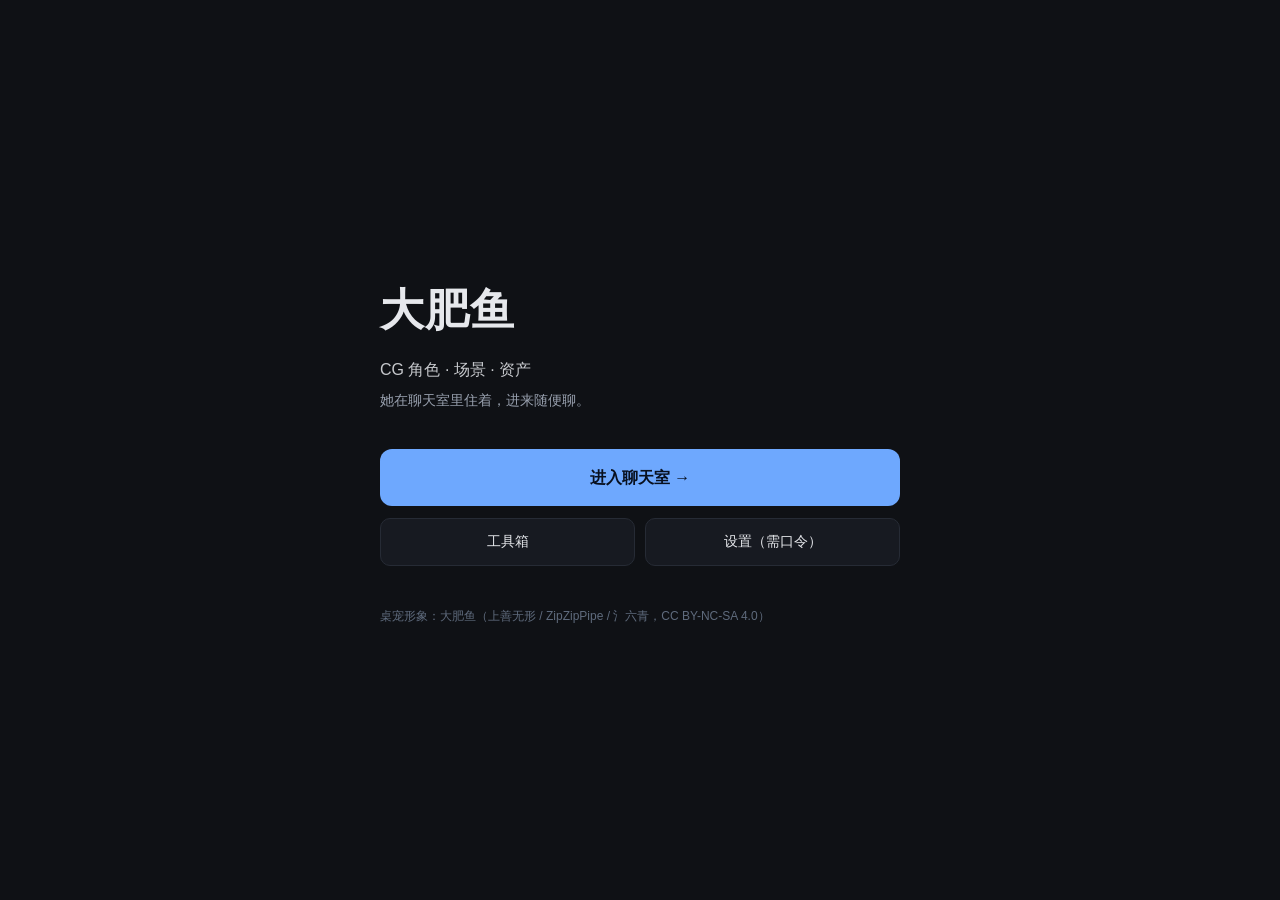
<file: index.html>
<!doctype html>
<html lang="zh-CN">
<head>
<meta charset="utf-8">
<meta name="viewport" content="width=device-width, initial-scale=1">
<title>大肥鱼</title>
<style>
  :root {
    --bg: #0f1115; --panel: #171a21; --line: #262b35;
    --text: #e6e8ec; --dim: #98a0ae; --accent: #6ea8fe;
  }
  * { box-sizing: border-box; }
  body {
    margin: 0; min-height: 100vh; background: var(--bg); color: var(--text);
    font: 15px/1.7 -apple-system, "Segoe UI", "Microsoft YaHei", sans-serif;
    display: flex; align-items: center; justify-content: center; padding: 24px;
  }
  main { width: min(520px, 100%); text-align: left; }
  h1 { font-size: 44px; margin: 0 0 8px; letter-spacing: .02em; }
  .lead { color: var(--text); opacity: .85; font-size: 16px; margin: 0 0 6px; }
  .hint { color: var(--dim); font-size: 14px; margin: 0 0 36px; }

  .enter {
    display: block; text-align: center; text-decoration: none;
    padding: 15px 20px; border-radius: 12px; font-size: 16px; font-weight: 600;
    background: var(--accent); color: #08101f; margin-bottom: 12px;
  }
  .enter:hover { filter: brightness(1.06); }

  .row { display: flex; gap: 10px; }
  .row a, .row button {
    flex: 1; text-align: center; text-decoration: none; cursor: pointer;
    padding: 11px 12px; border-radius: 10px; font: inherit; font-size: 14px;
    background: var(--panel); border: 1px solid var(--line); color: var(--text);
  }
  .row a:hover, .row button:hover { border-color: var(--accent); color: var(--accent); }

  footer { margin-top: 40px; color: #5f6b7d; font-size: 12px; line-height: 1.8; }
  footer a { color: #5f6b7d; }
</style>
</head>
<body>
<main>
  <h1>大肥鱼</h1>
  <p class="lead">CG 角色 · 场景 · 资产</p>
  <p class="hint">她在聊天室里住着，进来随便聊。</p>

  <a class="enter" href="https://chat.coldrain-aichat.com">进入聊天室 →</a>

  <div class="row">
    <a href="/code/">工具箱</a>
    <a href="/chat.html">设置（需口令）</a>
  </div>

  <footer>
    桌宠形象：大肥鱼（上善无形 / ZipZipPipe / 氵六青，CC BY-NC-SA 4.0）
  </footer>
</main>
</body>
</html>
</file>
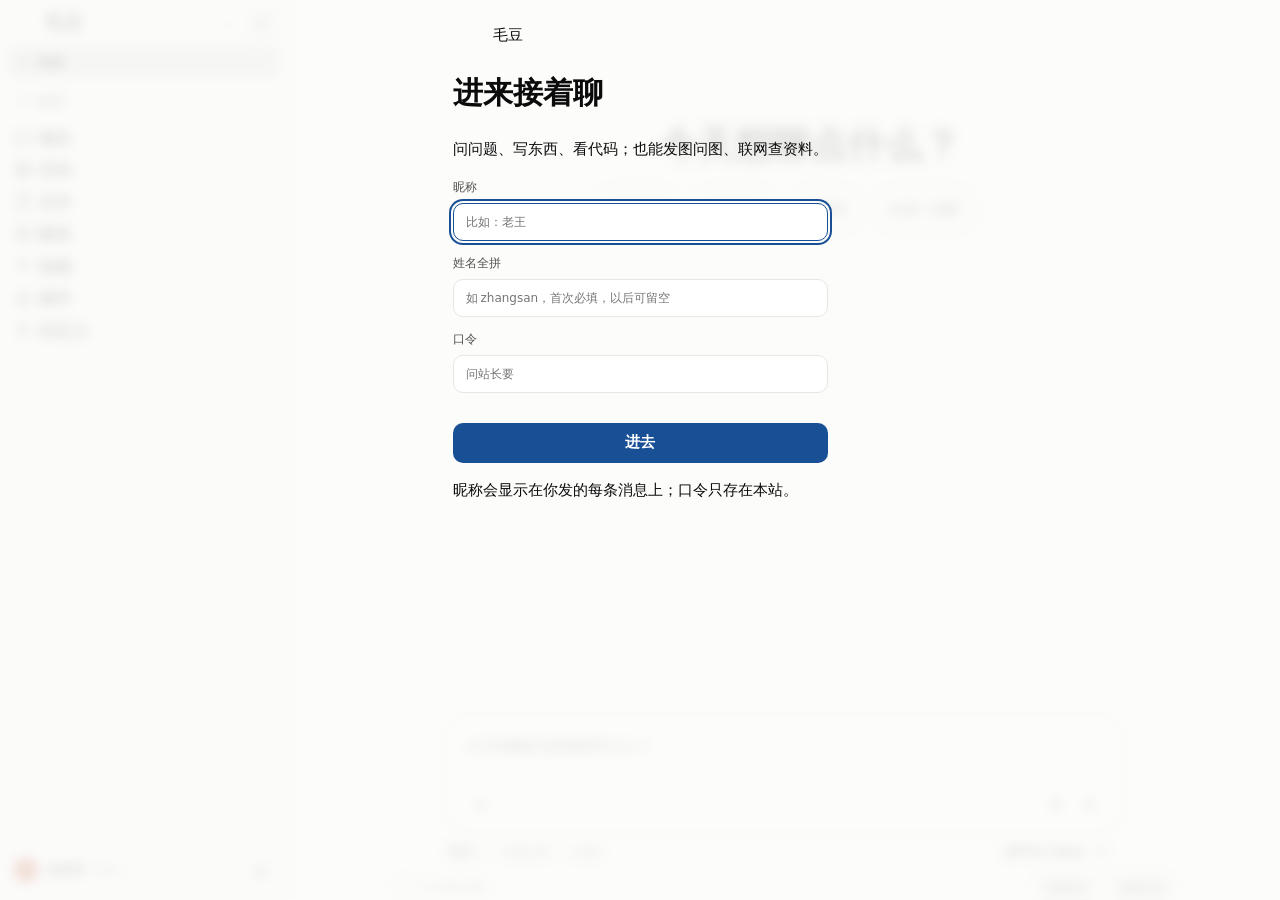
<file: ai/index.html>
<!doctype html>
<html lang="zh-CN">
<head>
<meta charset="utf-8">
<meta name="viewport" content="width=device-width, initial-scale=1, viewport-fit=cover">
<meta name="color-scheme" content="dark">
<title>毛豆 · 大肥鱼的小站</title>
<meta name="robots" content="noindex">
<link rel="stylesheet" href="style.css?v=20261126a3">
<link rel="stylesheet" href="doc-editor.css?v=20261123notion2">
<link rel="stylesheet" href="doc-layout.css?v=20261123notion2">
<link rel="stylesheet" href="space-doc.css?v=20261123notion2">
  <link rel="stylesheet" href="vendor/katex/katex.min.css">
  <script defer src="vendor/katex/katex.min.js"></script>
</head>
<body>
<div id="app">
  <aside id="side">
    <div class="side-head">
      <div class="brand-row">
        <button class="brand" id="brandBtn" title="回到新对话">
          <svg class="brand-mark" width="18" height="18" viewBox="0 0 24 24" fill="currentColor" aria-hidden="true"></svg>
          <span>毛豆</span>
        </button>
        <button class="icon brand-menu" id="brandMenu" title="当前对话操作">⋯</button>
        <button class="side-collapse" id="sideCollapse" title="收起侧栏" aria-label="收起侧栏">«</button>
      </div>
      <div class="new-split">
        <button class="new-btn" id="newChat"><span class="plus">＋</span>新建</button>
        <button class="new-caret" id="newMore" title="更多新建方式" aria-label="更多新建方式">▾</button>
        <div class="pop" id="newPop" hidden>
          <button class="opt" id="newPrivate2">🔒　私人对话</button>
          <button class="opt" id="newProject2">📁　新建项目</button>
        </div>
      </div>
      <div class="search-row">
        <div class="search">
          <svg width="14" height="14" viewBox="0 0 24 24" fill="none" stroke="currentColor" stroke-width="2"><circle cx="11" cy="11" r="7"/><path d="m20 20-3-3"/></svg>
          <input id="q" placeholder="搜索">
        </div>
        <kbd class="kbd-hint">Ctrl K</kbd>
      </div>
      <nav class="side-nav">
        <button class="nav-row" id="navProjects"><svg width="16" height="16" viewBox="0 0 24 24" fill="none" stroke="currentColor" stroke-width="1.7" stroke-linecap="round"><path d="M3 7h5l2 2h11v10H3z"/></svg>项目</button>
        <button class="nav-row" id="navSpaces"><svg width="16" height="16" viewBox="0 0 24 24" fill="none" stroke="currentColor" stroke-width="1.7" stroke-linecap="round" stroke-linejoin="round"><rect x="3" y="4" width="8" height="7" rx="1.5"/><rect x="13" y="4" width="8" height="7" rx="1.5"/><rect x="3" y="13" width="18" height="7" rx="1.5"/></svg>空间</button>
        <button class="nav-row" id="navFiles"><svg width="16" height="16" viewBox="0 0 24 24" fill="none" stroke="currentColor" stroke-width="1.7" stroke-linecap="round"><path d="M4 4h7l9 9-7 7-9-9z"/></svg>文件</button>
        <button class="nav-row" id="navGallery"><svg width="16" height="16" viewBox="0 0 24 24" fill="none" stroke="currentColor" stroke-width="1.7" stroke-linecap="round"><rect x="3" y="4" width="18" height="16" rx="2"/><circle cx="8.5" cy="9.5" r="1.5"/><path d="m21 16-5-5-9 9"/></svg>图库</button>
        <button class="nav-row" id="navSkills"><svg width="16" height="16" viewBox="0 0 24 24" fill="none" stroke="currentColor" stroke-width="1.7" stroke-linecap="round" stroke-linejoin="round"><path d="M12 3l2.2 4.9 5.3.5-4 3.6 1.2 5.2L12 14.6 7.3 17.2l1.2-5.2-4-3.6 5.3-.5z"/></svg><span>技能</span></button>
        <button class="nav-row" id="navPlugins"><svg width="16" height="16" viewBox="0 0 24 24" fill="none" stroke="currentColor" stroke-width="1.7" stroke-linecap="round" stroke-linejoin="round"><path d="M9 3v4M15 3v4M4 9h16v11a1 1 0 0 1-1 1H5a1 1 0 0 1-1-1z"/><path d="M9 14h6"/></svg>插件</button>
        <button class="nav-row" id="navPrefs"><svg width="16" height="16" viewBox="0 0 24 24" fill="none" stroke="currentColor" stroke-width="1.7" stroke-linecap="round"><circle cx="12" cy="8" r="3.2"/><path d="M5 20c1.2-3.4 3.7-5 7-5s5.8 1.6 7 5"/></svg>自定义</button>
      </nav>
    </div>
    <div class="list" id="list"></div>
    <div class="side-foot">
      <button class="usage-bar" id="usageBar" title="点击看花费明细">
        <span id="usageText">花费统计中…</span>
      </button>
      <div class="me-row">
        <button class="me" id="meBtn">
          <span class="avatar" id="meAvatar">?</span>
          <span class="who">
            <span class="name" id="meName">未登录</span>
            <span class="tag" id="meRole" hidden></span>
            <span class="role" id="meHint">· Free</span>
            <span class="chev-s">⌄</span>
          </span>
        </button>
        <button class="theme-btn" id="themeBtn" title="切换外观（跟随系统 / 浅色 / 深色）" aria-label="切换外观">◐</button>
      </div>
    </div>
  </aside>

  <main id="main">
    <header class="top">
      <button class="icon side-toggle" id="sideToggle" title="展开侧栏" aria-label="展开侧栏" aria-controls="side" aria-expanded="false">«</button>
      <button class="burger" id="burger" title="侧栏菜单" aria-label="侧栏菜单" aria-controls="side" aria-expanded="false">☰</button>
      <button class="title" id="titleBtn">新对话</button>
      <button class="save-state" id="saveState" hidden></button>
      <div class="spacer"></div>
      <button class="model-pill" id="modelBtn">
        <span class="dot" id="connDot"></span>
        <span id="modelName">—</span>
        <span class="eff" id="effName">中</span>
        <span class="car">▾</span>
      </button>
      <button class="icon top-only-proj" id="topSearch" title="搜索项目内会话">⌕</button>
      <button class="icon top-only-proj" id="topStar" title="置顶这个项目">☆</button>
      <button class="icon" id="menuBtn" title="更多" aria-label="更多" aria-haspopup="menu" aria-expanded="false">⋯</button>
    </header>

    <div class="scroll" id="scroll">
      <div class="proj-page" id="projPage" hidden>
        <div class="pp-head">
          <h1>项目</h1>
          <input class="pp-search" id="ppSearch" placeholder="搜索项目…" autocomplete="off">
          <button type="button" class="primary" id="ppNew">＋ 新建项目</button>
        </div>
        <p class="pp-sub">每个项目有自己的指令，项目内的每次对话都会自动带上。</p>
        <div class="pp-grid" id="ppGrid"></div>
      </div>
      <div class="proj-detail" id="projDetail" hidden>
        <div class="pd-main">
          <h1 class="pd-title" id="pdTitle"></h1>
          <form class="pd-composer" id="pdComposer">
            <div class="pd-row1">
            <button type="button" class="icon pd-plus" id="pdPlus" title="更多">＋</button>
            <textarea id="pdInput" rows="1" placeholder="在新项目里开始"></textarea>
            <button type="submit" class="send pd-send" id="pdSend" title="发送">
              <svg width="18" height="18" viewBox="0 0 24 24" fill="none" stroke="currentColor" stroke-width="3" stroke-linecap="round" stroke-linejoin="round"><path d="M12 19V5M5 12l7-7 7 7"/></svg>
            </button>
            </div>
            <div class="pd-meta"><span id="pdModel"></span></div>
          </form>
          <div class="pd-list" id="pdList"></div>
        </div>
        <aside class="pd-side" id="pdSide">
          <button class="pd-row" type="button" id="pdIns">
            <span class="pd-ico">▤</span><span class="pd-label">说明</span>
            <span class="pd-act" id="pdInsAct">添加</span>
          </button>
          <button class="pd-row" type="button" id="pdFiles">
            <span class="pd-ico">▣</span><span class="pd-label">文件</span>
            <span class="pd-act" id="pdFilesAct">添加</span>
          </button>
          <button class="pd-row" type="button" id="pdMemory">
            <span class="pd-ico">◍</span><span class="pd-label">记忆</span>
            <span class="pd-act" id="pdMemAct">查看</span>
          </button>
          <div class="pd-private" id="pdPrivate">私人</div>
        </aside>
      </div>
      <div class="proj-page" id="skillsPage" hidden>
        <div class="pp-head"><h1>技能</h1><span class="pp-count" id="skCount"></span></div>
        <p class="pp-sub">技能 = 斜杠指令 + 提示词 + 能力声明；工具 = 跑在沙箱里的代码。公开的大家都能用，点「用一次 / 复制为我的」。</p>
        <div class="pp-tabs" id="mkTabs">
          <button class="pp-tab on" data-tab="skills" type="button">技能</button>
          <button class="pp-tab" data-tab="tools" type="button">工具</button>
        </div>
        <div class="pp-grid" id="skGrid"></div>
      </div>
      <div class="proj-page" id="pluginsPage" hidden>
        <div class="pp-head"><h1>插件</h1><span class="pp-count" id="plugCount"></span></div>
        <p class="pp-sub">每个人写的小页面都放这里，独立域名托管，用沙箱打开——它读不到你的登录信息。</p>
        <div class="pp-grid" id="plugGrid"></div>
      </div>
      <div class="spaces-page" id="spacesPage" hidden>
        <div class="sp-bar">
          <div class="sp-tabs" id="spaceTabs" role="tablist" aria-label="空间"></div>
          <button class="sp-add" id="newSpaceBtn" type="button" title="新建或加入空间" aria-label="新建或加入空间">＋</button>
          <div class="sp-bar-acts">
            <button class="ghost" id="spaceNotif" type="button">通知</button>
          </div>
        </div>
        <div class="sp-empty" id="spacesEmpty" hidden>
          <div class="t">还没有空间</div>
          <div class="d">空间是一起工作的地方：页面、画布、评论都在里面。</div>
          <button class="primary" id="emptyNewSpace" type="button">新建空间</button>
          <button class="ghost" id="joinSpaceBtn" type="button">用邀请码加入</button>
        </div>
        <div class="space-work" id="spaceWork" hidden>
          <aside class="space-tree" id="spaceTree">
            <div class="space-tree-head"><span>页面</span><button class="icon" id="newResourceBtn" type="button" title="新建页面或画布" aria-label="新建页面或画布">＋</button></div>
            <div class="space-res" id="spaceRes"></div>
            <div class="space-info">
              <div class="si-line" id="spacesSub"></div>
              <div class="si-acts">
                <button class="ghost" id="spaceAddMember" type="button" hidden>邀请成员</button>
                <button class="ghost" id="spaceVisBtn" type="button" hidden>设为私人</button>
              </div>
            </div>
          </aside>
          <section class="space-main">
            <div class="space-main-head">
              <button class="icon" id="treeToggle" type="button" title="收起页面列表" aria-label="收起页面列表" aria-expanded="true">
                <svg width="16" height="16" viewBox="0 0 24 24" fill="none" stroke="currentColor" stroke-width="1.7" stroke-linecap="round"><rect x="3" y="4" width="18" height="16" rx="2"/><path d="M9 4v16"/></svg>
              </button>
              <span id="spacePageCrumb" class="doc-crumb" hidden></span>
              <input id="spaceResTitle" class="space-title-input" placeholder="页面标题" aria-label="页面标题">
              <span class="space-save" id="spaceSaveState"></span>
              <button class="ghost" id="canvasFullBtn" type="button" hidden>⤢ 全屏</button>
              <button class="ghost" id="sidePanelBtn" type="button" aria-expanded="false">评论</button>
            </div>
            <div id="pageEditor"></div>
            <button class="ghost" id="addBlockBtn" type="button">＋ 添加文本块</button>
          </section>
          <aside class="space-side" id="spaceSide">
            <div class="space-tabs">
              <button class="on" id="tabComments" type="button">评论</button>
              <button id="tabMembers" type="button">成员</button>
              <button id="tabApps" type="button">应用</button>
              <button class="ss-close" id="sideCloseBtn" type="button" title="收起" aria-label="收起面板">×</button>
            </div>
            <div id="spaceSideBody"></div>
          </aside>
        </div>
      </div>
      <div class="proj-page" id="galleryPage" hidden>
        <div class="pp-head"><h1>图库</h1>
          <span class="pp-count" id="galCount"></span>
        </div>
        <p class="pp-sub">这里汇总你在所有对话里生成的、以及贴过的图片。</p>
        <div class="gal-grid" id="galGrid"></div>
      </div>
      <div class="proj-page" id="filesPage" hidden>
        <div class="pp-head"><h1>文件</h1></div>
        <div class="pp-tabs" id="fpTabs">
          <button type="button" class="pp-tab on" data-tab="all">全部</button>
          <button type="button" class="pp-tab" data-tab="mine">我生成的</button>
          <button type="button" class="pp-tab" data-tab="shared">分享给我的</button>
        </div>
        <p class="pp-sub">编程模式产出的文件，点开跳到对应对话。</p>
        <div class="make-new">
          <div class="mn-label">做点新的</div>
          <div class="mn-cards" id="mnCards"></div>
        </div>
        <div class="pp-grid" id="fpGrid"></div>
      </div>
      <div class="empty" id="empty">
        <div class="plan-pill" id="planPill" hidden></div>
        <h1 class="greet"><span class="mark"><svg class="mark-svg" width="40" height="40" viewBox="0 0 24 24" fill="currentColor" aria-hidden="true"></svg></span><span id="greetText">今天想聊点什么？</span></h1>
        <p>问问题、写东西、看代码；也能发图问图、联网查资料。</p>
        <div class="recent-art" id="recentArt" hidden>
          <div class="ra-head"><span>最近的 Artifacts</span><button type="button" id="raAll">查看全部</button></div>
          <div class="ra-list" id="raList"></div>
        </div>
        <div class="chips">
          <button data-p="帮我把这段需求拆成可执行的任务清单">拆解需求</button>
          <button data-p="用通俗的话解释一下注意力机制">解释概念</button>
          <button data-p="写一段 Python 脚本，扫描目录下所有超过 100MB 的文件">写脚本</button>
          <button data-p="画一只在雨里打伞的橘猫，赛博朋克霓虹夜景" data-img="1">生成一张图</button>
        </div>
      </div>
      <div class="thread" id="thread"></div>
      <button class="to-latest" id="toLatest" hidden title="回到最新">↓</button>
      <div class="findbar" id="findBar" hidden>
        <input id="findInput" placeholder="在对话里找…" autocomplete="off">
        <span id="findCount">0/0</span>
        <button type="button" id="findPrev" title="上一个">↑</button>
        <button type="button" id="findNext" title="下一个">↓</button>
        <button type="button" id="findClose" title="关闭">✕</button>
      </div>
    </div>

    <div id="composerBlock">
    <div class="composer-wrap">
      <div class="attach" id="attach"></div>
      <div class="up-hint" id="flashHint" hidden></div>

      <div class="caps" id="caps" hidden></div>
      <div class="pop draw-pop" id="drawPop" hidden>
        <div class="seg seg-mode" id="drawModeSeg"></div>
        <div id="drawPopBody"></div>
        <button type="button" class="draw-more" id="barMore">更多参数（模型 / 审核 / GIF）…</button>
      </div> </div>
      <div class="suggests" id="suggests" hidden></div>
      <form class="composer" id="composer">
        <div class="plus-wrap">
          <button type="button" class="icon" id="plusBtn" title="更多" aria-label="添加能力" aria-haspopup="menu" aria-expanded="false">＋</button>
          <div class="pop plus-pop" id="plusPop" hidden>
            <div class="opt-sect">画图</div>
            <button type="button" class="opt" data-mode="image"><span class="oi">🖼️</span>生成图片</button>
            <button type="button" class="opt" data-mode="gif"><span class="oi">🎞️</span>生成动图</button>
            <button type="button" class="opt" data-mode="drawcfg"><span class="oi">⚙️</span>画图设置</button>
            <div class="opt-sect">写代码</div>
            <button type="button" class="opt" data-mode="code"><span class="oi">🧑‍💻</span>编程模式</button>
            <button type="button" class="opt" data-mode="work"><span class="oi">🛠️</span>工作模式（缺工具时自己造）</button>
            <button type="button" class="opt" data-mode="upload"><span class="oi">📎</span>上传图片（单张 ≤ 50MB）</button>
            <div class="opt-sect">其他</div>
            <button type="button" class="opt" data-mode="fidelity"><span class="oi">🔍</span>保真（纹理不压糊）</button>
            <button type="button" class="opt" data-mode="raw"><span class="oi">📷</span>原图（不压缩）</button>
          </div>
        </div>
        <textarea id="input" rows="1" placeholder="今天我能为您做些什么？"></textarea>
        <button type="button" class="icon cm-mic" id="micBtn" title="语音输入（待接入）" aria-label="语音输入"><svg width="16" height="16" viewBox="0 0 24 24" fill="none" stroke="currentColor" stroke-width="1.8" stroke-linecap="round"><rect x="9" y="3" width="6" height="11" rx="3"/><path d="M5 11a7 7 0 0 0 14 0M12 18v3"/></svg></button>
        <button type="button" class="icon cm-voice" id="voiceBtn" title="语音模式（待接入）" aria-label="语音模式"><svg width="16" height="16" viewBox="0 0 24 24" fill="none" stroke="currentColor" stroke-width="1.8" stroke-linecap="round"><path d="M4 10v4M8 7v10M12 4v16M16 8v8M20 11v2"/></svg></button>
        <button type="submit" class="send" id="sendBtn" title="发送" aria-label="发送消息">
          <svg width="18" height="18" viewBox="0 0 24 24" fill="none" stroke="currentColor" stroke-width="3" stroke-linecap="round" stroke-linejoin="round"><path d="M12 20V5"/><path d="m5 12 7-7 7 7"/></svg>
        </button>
      </form>
      <div class="composer-meta">
        <div class="left">
          <span id="metaProject">未归档</span>
          <button type="button" class="doc-btn" id="docBtn" title="把这次回复写进右侧文档">写成文档</button>
          <button type="button" class="doc-btn slash-btn" id="slashBtn" title="输入 / 调用技能">/ 技能</button>
          <button type="button" class="doc-btn" id="runChip" title="任务" hidden>任务</button>
        </div>
        <div class="right"><button type="button" class="cm-model" id="cmModel" title="切换模型 / 思考强度"></button></div>
      </div>
    </div>
      <div class="meter">
        <span class="ring" id="ring" title="上下文占用">
          <svg width="20" height="20" viewBox="0 0 20 20">
            <circle cx="10" cy="10" r="7.5" fill="none" stroke="var(--line)" stroke-width="2.5"/>
            <circle id="ringArc" cx="10" cy="10" r="7.5" fill="none" stroke="var(--ok)" stroke-width="2.5"
              stroke-dasharray="47.12" stroke-dashoffset="47.12" stroke-linecap="round" transform="rotate(-90 10 10)"/>
          </svg>
        </span>
        <span class="num" id="ctxNum">0 / 400,000</span>
        <span class="arch" id="ctxArch" hidden></span>
        <span class="spacer"></span>
        <button type="button" class="handoff-btn" id="btnAbout" title="这个网站能做什么">功能简介</button>
        <button type="button" class="handoff-btn" id="handoffBtn" title="把上文压成交接文档，之后只带文档继续">交接文档</button>
      </div>
    </div>
  </main>
</div>

<!-- 插件预览（沙箱 iframe） -->
<div class="plug-view" id="plugView" hidden>
  <div class="plug-bar">
    <span class="plug-name" id="plugName"></span>
    <span class="plug-warn">第三方插件 · 沙箱运行 · 读不到你的登录信息</span>
    <a class="plug-link" id="plugOpen" target="_blank" rel="noopener">在新窗口打开</a>
    <button class="icon" id="plugClose" title="关闭">✕</button>
  </div>
  <iframe class="plug-frame" id="plugFrame" sandbox="allow-scripts"
          allow="camera 'none'; microphone 'none'; geolocation 'none'; fullscreen 'none'"
          referrerpolicy="no-referrer"></iframe>
</div>

<!-- 产物面板（文档 / 幻灯片 / 设计） -->
<aside id="artPane" hidden>
  <div class="art-head">
    <div class="art-title-wrap">
      <span class="art-kind" id="artKind">文档</span>
      <button class="art-title-btn" id="artTitleBtn" type="button" title="产物操作">
        <span id="artTitle">未命名</span><i class="at-chev">⌄</i>
      </button>
      <button class="art-files-btn" id="artFiles" type="button" title="切换这个对话里的文件" hidden>
        <span id="artFilesCount">1 个文件</span><i class="at-chev">⌄</i>
      </button>
    </div>
    <div class="art-acts">
      <button class="art-btn" id="artPublish" title="发布到插件库" hidden>⇪</button>
      <button class="art-btn art-export" id="artExport" title="导出">
        <svg width="14" height="14" viewBox="0 0 24 24" fill="none" stroke="currentColor" stroke-width="1.9" stroke-linecap="round" stroke-linejoin="round"><path d="M12 3v12m0 0 4-4m-4 4-4-4M5 21h14"/></svg>
        <span>导出</span>
      </button>
      <button class="art-btn" id="artExpand" title="放大">⤢</button>
      <button class="art-btn" id="artClose" title="关闭">✕</button>
    </div>
  </div>
  <div class="art-menu" id="artMenu" hidden></div>
  <div class="art-body" id="artBody"></div>
  <div class="art-canvasbar" id="artBar" hidden>
    <button class="cb-btn" id="cbDownload" title="下载">⇩</button>
    <button class="cb-btn" id="cbPresent" title="放映">▶</button>
    <button class="cb-btn" id="cbLayout" title="版式">⚙</button>
    <button class="cb-zoom" id="cbZoom" title="缩放">100% ⌄</button>
  </div>
  <div class="art-foot">
    <button class="art-chip" id="artOutputs" title="这个对话的所有产物">▤ 产物</button>
    <button class="art-chip" id="artDesignSystem" title="设计系统" hidden>◑ 设计系统</button>
    <span class="art-hint" id="artHint"></span>
  </div>
</aside>

<!-- 代码面板 -->
<aside id="codepane" hidden>
  <div class="code-resizer" id="codeResizer" title="拖动调整宽度"></div>
  <div class="code-head">
    <div class="tabs" id="codeTabs"></div>
    <div class="code-seg" id="codeSeg"></div>
    <div class="code-actions">
      <button id="codeCopy" title="复制当前文件全文">⧉</button>
      <button id="codePreview" title="预览 HTML">▶</button>
      <button id="codeNew" title="新建文件">＋</button>
      <button id="codeDownload" title="下载当前文件">⤓</button>
      <button id="codeClose" title="关闭面板">×</button>
    </div>
  </div>
  <div class="code-meta"><span id="codeName">—</span><span id="codeStat"></span></div>
  <textarea id="codeArea" spellcheck="false" placeholder="这里会显示 GPT 写出的文件；也可以直接编辑。"></textarea>
  <iframe id="codeFrame" sandbox="allow-scripts allow-forms allow-modals" hidden title="预览"></iframe>
</aside>

<input type="file" id="fileInput" accept="image/*" multiple hidden>

<div class="pop model-pop" id="modelPop" hidden>
  <div id="modelList" class="mp-list"></div>
  <div class="mp-sep"></div>
  <button type="button" class="mp-row" id="popEffRow">
    <span>思考强度</span><span class="mp-right"><b id="popEff">中</b><i class="chev">›</i></span>
  </button>
  <div class="mp-sep"></div>
  <button type="button" class="mp-row" id="moreModels">
    <span>更多模型</span><span class="mp-right"><i class="chev">›</i></span>
  </button>
  <div class="mp-note" id="mpNote"></div>

  <div class="pop models-flyout" id="allPop" hidden><div id="allModelList"></div></div>

  <div class="pop eff-pop" id="effPop" hidden>
    <p class="eff-desc">投入程度越高，回复越详尽，但耗时越长，也会更快消耗额度。</p>
    <div id="effList"></div>
  </div>
</div>

<div class="pop" id="menuPop" hidden>
  <button class="opt" id="renameBtn">重命名对话</button>
  <button class="opt" id="privateBtn">转为私人对话</button>
  <button class="opt" id="shareBtn">分享链接</button>
  <button class="opt" id="moveProjectBtn">移到项目…</button>
  <button class="opt" id="pinBtn">置顶对话</button>
  <button class="opt" id="exportMdBtn">导出为 Markdown</button>
  <button class="opt" id="saveSpaceBtn">存到空间…</button>
  <button class="opt" id="archiveBtn">归档对话</button>
  <button class="opt" id="assetBtn">资产检查…</button>
  <button class="opt" id="deleteBtn" style="color:var(--danger)">删除对话</button>
  <div class="sep"></div>
  <button class="opt" id="newPrivateBtn">新建私人对话</button>
  <button class="opt" id="newProjectBtn">新建项目</button>
</div>

<div class="pop user-pop" id="userPop" hidden>
  <div class="up-head" id="upHead">未登录</div>
  <button class="opt up-row" id="insBtn"><span class="up-ico">✎</span>自定义指令</button>
  <button class="opt up-row" id="usersBtn"><span class="up-ico">👥</span>成员管理</button>
  <button class="opt up-row" id="cfgBtn"><span class="up-ico">⚙</span>接口设置</button>
  <button class="opt up-row" id="setOpenBtn"><span class="up-ico">☰</span>全部设置</button>
  <div class="sep"></div>
  <button class="opt up-row" id="renameSelfBtn"><span class="up-ico">✐</span>改我的昵称</button>
  <button class="opt up-row" id="logoutBtn" style="color:var(--danger)"><span class="up-ico">→</span>退出登录</button>
</div>

<!-- 登录 -->
<div class="overlay login-ov" id="dlgLogin" hidden>
  <div class="login-page">
    <div class="login-left">
      <div class="login-brand"><span class="mark-s" id="loginMark"></span><span>毛豆</span></div>
      <h1 class="login-h1">进来接着聊</h1>
      <p class="login-sub">问问题、写东西、看代码；也能发图问图、联网查资料。</p>
      <div class="login-card">
        <label class="field">昵称<input id="loginName" maxlength="24" autocomplete="nickname" placeholder="比如：老王"></label>
        <label class="field">姓名全拼<input id="loginPinyin" maxlength="100" autocomplete="off" placeholder="如 zhangsan，首次必填，以后可留空"></label>
        <label class="field">口令<input type="password" id="loginPass" autocomplete="current-password" placeholder="问站长要"></label>
        <div class="msg-err" id="loginErr"></div>
        <button class="primary login-btn" id="loginOk">进去</button>
        <p class="login-legal">昵称会显示在你发的每条消息上；口令只存在本站。</p>
      </div>
    </div>
    <div class="login-right"><div class="login-art" id="loginArt"></div></div>
  </div>
</div>

<!-- 项目 -->
<div class="overlay" id="dlgProject" hidden>
  <div class="card">
    <h2 id="projTitle">新建项目</h2>
    <p>项目是个文件夹，可以带背景指令；里面的对话都会自动带上它。</p>
    <label class="field">项目名称<input id="projName" placeholder="比如：网站 /ai/ 项目"></label>
    <label class="field">项目描述（可选）<input id="projDesc" placeholder="一句话说明这个项目做什么"></label>
    <label class="field">项目指令（背景 / 要求）<textarea id="projIns" rows="4" placeholder="这个项目是什么、有哪些约定……"></textarea></label>
    <label class="field">项目知识（可选，该项目每次对话都会带上）
      <textarea id="projKnText" rows="3" placeholder="粘贴参考内容：接口说明、写作规范、术语表…"></textarea>
    </label>
    <div class="kn-add">
      <input id="projKnName" placeholder="资料名称（比如：接口约定）">
      <button type="button" class="ghost" id="projKnAdd">添加</button>
    </div>
    <div class="kn-list" id="projKnList"></div>
    <div class="btn-row">
      <button class="ghost" style="flex:1" id="projCancel">取消</button>
      <button class="primary" style="flex:1" id="projSave">保存</button>
    </div>
    <button class="ghost" style="width:100%;margin-top:8px;color:var(--danger)" id="projDelete" hidden>删除这个项目</button>
  </div>
</div>

<!-- 工具运行 -->
<div class="overlay" id="dlgTool" hidden>
  <div class="card">
    <h2 id="toolRunTitle">运行工具</h2>
    <p id="toolRunDesc"></p>
    <div id="toolRunFields"></div>
    <pre class="tool-out" id="toolRunOut" hidden></pre>
    <div class="btn-row">
      <button class="ghost" style="flex:1" id="toolRunClose">关闭</button>
      <button class="primary" style="flex:1" id="toolRunGo">运行</button>
    </div>
  </div>
</div>

<!-- 设备资产检查 -->
<div class="overlay" id="dlgAsset" hidden>
  <div class="card">
    <h2>设备资产检查</h2>
    <p>选择一台已配对的本地设备，读取 .blend 的命名、面数、材质、UV 与贴图。</p>
    <label class="field">设备<select id="assetDevice"></select></label>
    <label class="field">文件路径<input id="assetPath" placeholder="例如 /Users/me/场景.blend"></label>
    <div class="asset-report" id="assetReport"></div>
    <div class="btn-row">
      <button class="ghost" style="flex:1" id="assetClose">关闭</button>
      <button class="primary" style="flex:1" id="assetRun">开始检查</button>
    </div>
  </div>
</div>

<!-- 自定义指令 -->
<div class="overlay" id="dlgIns" hidden>
  <div class="card">
    <h2>自定义指令</h2>
    <p>只对你自己生效，所有对话和项目都会带上。</p>
    <label class="field">你希望 GPT 怎么回复<textarea id="insStyle" rows="4" placeholder="比如：直接给结论；代码给完整可跑的；不确定就说不知道。"></textarea></label>
    <label class="field">关于我 / 背景事实<textarea id="insAbout" rows="4" placeholder="比如：我在做 Blender 插件；只用 Windows；项目在 A:\\Work。"></textarea></label>
    <div class="btn-row">
      <button class="ghost" style="flex:1" id="insCancel">取消</button>
      <button class="primary" style="flex:1" id="insSave">保存</button>
    </div>
  </div>
</div>

<!-- 成员 -->
<div class="overlay" id="dlgUsers" hidden>
  <div class="card wide">
    <h2>进来过的人</h2>
    <p>认不出的直接拉黑；私人对话只有创建者和管理员能看到。</p>
    <div class="members" id="userList"></div>
    <button class="ghost" style="width:100%;margin-top:12px" id="usersClose">关闭</button>
  </div>
</div>

<!-- 设置 -->
<div class="overlay" id="dlgCfg" hidden>
  <div class="card">
    <h2>接口设置</h2>
    <p>一般不用改，只有后端换地址才需要动。</p>
    <label class="field">后端地址<input id="cfgBackend" placeholder="https://chat.example.com/ai-api"></label>
    <label class="field">模型（逗号分隔）<input id="cfgModels" placeholder="gpt-6.1-terra,gpt-6-luna"></label>
    <div class="set-row" style="margin:0 0 12px">
      <button class="ghost" type="button" id="cfgTest">测试连接</button>
      <span class="set-hint" id="cfgTestOut" style="margin:0;align-self:center"></span>
    </div>
    <div class="btn-row">
      <button class="ghost" style="flex:1" id="cfgCancel">取消</button>
      <button class="primary" style="flex:1" id="cfgSave">保存</button>
    </div>
  </div>
</div>

<!-- 功能简介 -->
<div class="overlay" id="dlgAbout" hidden>
  <div class="card wide about">
    <h2>这个网站能做什么</h2>
    <p>自建的小站：聊天、看图、画图、出动图、联网、写代码。数据存在自己的服务器，图片存对象存储。</p>

    <div class="about-grid">
      <section>
        <h3>聊天</h3>
        <ul>
          <li>多模型切换，推理强度可调（低 → 最高，按模型上限）</li>
          <li>流式输出、随时停止、一键复制</li>
          <li>每条回复标注模型与档位</li>
          <li><b>对话记住设置</b>：模型 / 档位 / 各模式随对话保存，别人打开同一对话也一样</li>
        </ul>
      </section>

      <section>
        <h3>画图</h3>
        <ul>
          <li><b>画图</b>开关打开后，说想要什么就出图；<b>会先理解上文再写提示词</b>（不再照抄你的原话）</li>
          <li>图片下方可展开「模型写的提示词」，看它到底怎么描述的</li>
          <li><b>一次要多张</b>：说「画 3 张不同风格的猫」，会分别生成 3 张（不是拼图）</li>
          <li><b>改图</b>：输入框挂着图再说需求，就基于那张图改</li>
          <li>参数：尺寸 / 质量 / 背景 / 格式，鼠标移到「画图」标签上直接调</li>
        </ul>
      </section>

      <section>
        <h3>动图（GIF）</h3>
        <ul>
          <li>说「做个动图 / GIF / 让它动起来」即可</li>
          <li>帧数 2–16、帧间隔可调（鼠标移到「动图」标签上）</li>
          <li>挂着图说「让它动起来」＝ 把这张图做成动图</li>
        </ul>
      </section>

      <section>
        <h3>图片</h3>
        <ul>
          <li>粘贴或上传图片提问，支持多张；单张上限 50MB</li>
          <li><b>原图</b>开关：跳过压缩，保留细节</li>
          <li><b>点图片放大</b>预览，可下载 / 复制；动图复制会退化为复制链接</li>
        </ul>
      </section>

      <section>
        <h3>联网</h3>
        <ul>
          <li>开启后自动检索网页并给出引用链接</li>
          <li>适合问时效性内容</li>
        </ul>
      </section>

      <section>
        <h3>编程模式</h3>
        <ul>
          <li>代码写进右侧面板，不刷屏对话</li>
          <li>多文件标签、直接编辑、一键复制全文、下载</li>
          <li>HTML/SVG 预览，自动内联同会话的 css/js</li>
        </ul>
      </section>

      <section>
        <h3>对话与项目</h3>
        <ul>
          <li>对话共享给所有人；可建 <b>私人对话</b>（仅你和管理员可见）</li>
          <li><b>项目</b>＝文件夹，带项目指令，对话可拖进去</li>
          <li>自定义指令：告诉 AI 你的偏好和背景，只对自己生效</li>
        </ul>
      </section>

      <section>
        <h3>长对话</h3>
        <ul>
          <li>底部圆环显示上下文占用（绿 / 黄 / 红）</li>
          <li><b>交接文档</b>：把上文压成摘要，之后只发摘要，旧内容仍可回看</li>
        </ul>
      </section>

      <section>
        <h3>空间</h3>
        <ul>
          <li>顶部标签切换空间；<b>公开空间</b>所有人能看能改，<b>私人空间</b>只有成员能看</li>
          <li>页面写文字，<b>画布</b>放卡片、便签、图片和连线</li>
          <li>聊天里的产物可以在右侧面板标题菜单「存到空间」</li>
        </ul>
      </section>

      <section>
        <h3>画布操作</h3>
        <ul>
          <li><b>滚轮</b>缩放，<b>右键 / 空格拖动</b>移动画布</li>
          <li><b>双击空白</b>新建卡片，<b>双击卡片</b>改文字</li>
          <li><b>Shift + 拖动</b>卡片到另一张卡就连线</li>
          <li>截图、文字直接 <b>Ctrl + V</b>；完整说明点画布右下角「操作说明」</li>
        </ul>
      </section>
    </div>

    <p class="about-note">
      说明：所有内容只在浏览器和服务器之间流转，不读取你电脑上的文件；图片经浏览器直传对象存储，
      单张上限 50MB。私人对话管理员可见（用于管理，不用于偷看）。
    </p>
    <p class="about-note" id="aboutBuild"></p>
    <button class="ghost" style="width:100%;margin-top:12px" id="aboutClose">知道了</button>
  </div>
</div>

<!-- 画图设置 -->
<div class="overlay" id="dlgDraw" hidden>
  <div class="card wide">
    <h2>画图设置</h2>
    <p>开「画图」后生效；输入框挂着图就变成改图。以下参数都会原样传给接口。</p>

    <label class="field">模型
      <select id="drawModel">
        <option value="gpt-image-2.6-sunburst">gpt-image-2.6-sunburst（默认）</option>
        <option value="gpt-image-2.6-flare">gpt-image-2.6-flare</option>
        <option value="gpt-image-2.5-sunburst">gpt-image-2.5-sunburst</option>
        <option value="gpt-image-2.5-flare">gpt-image-2.5-flare</option>
        <option value="gpt-image-2">gpt-image-2</option>
        <option value="gpt-image-1.5">gpt-image-1.5</option>
      </select>
    </label>

    <div class="two">
      <label class="field">尺寸（16 的倍数，单张 ≤8,294,400 像素）
        <select id="drawSize">
          <option value="1024x1024">1024 × 1024</option>
          <option value="1536x1024">1536 × 1024（横）</option>
          <option value="1024x1536">1024 × 1536（竖）</option>
          <option value="auto">auto</option>
          <option value="custom">自定义…</option>
        </select>
      </label>
      <label class="field">质量
        <select id="drawQuality">
          <option value="auto">auto</option>
          <option value="low">low（快、省）</option>
          <option value="medium">medium</option>
          <option value="high">high</option>
          <option value="xhigh">xhigh（仅 2.5 系）</option>
          <option value="max">max（仅 2.5 系）</option>
        </select>
      </label>
    </div>

    <div class="two">
      <label class="field" id="drawCustomSizeWrap" hidden>自定义尺寸（宽×高）
        <input id="drawCustomSize" placeholder="例如 1536x864" inputmode="text" spellcheck="false">
      </label>
      <label class="field">复杂度 complexity（2.6 起）
        <select id="drawComplexity">
          <option value="">默认（high）</option>
          <option value="low">low（改动最小）</option>
          <option value="medium">medium</option>
          <option value="high">high（复杂排版）</option>
        </select>
      </label>
    </div>

    <div class="two">
      <label class="field">背景
        <select id="drawBg">
          <option value="">auto</option>
          <option value="opaque">opaque</option>
          <option value="transparent">transparent</option>
        </select>
      </label>
      <label class="field">审核强度
        <select id="drawModeration">
          <option value="auto">auto</option>
          <option value="low">low（更宽松）</option>
        </select>
      </label>
    </div>

    <div class="two">
      <label class="field">格式
        <select id="drawFormat">
          <option value="png">png</option>
          <option value="gif">gif（动图）</option>
          <option value="webp">webp</option>
          <option value="jpeg">jpeg</option>
          <option value="svg">svg（矢量，仅文生图）</option>
        </select>
      </label>
      <label class="field">张数（1–10）
        <select id="drawN"></select>
      </label>
    </div>
    <div class="field-hint" id="drawCostHint"></div>

    <label class="field">压缩率（0–100，仅 webp / jpeg 生效）
      <input id="drawCompression" type="number" min="0" max="100" step="5" value="100">
    </label>

    <div class="two">
      <label class="field">GIF 帧数（2–16）
        <select id="gifFrames"></select>
      </label>
      <label class="field">GIF 帧间隔 ms
        <input id="gifDur" type="number" min="20" max="2000" step="10" value="150">
      </label>
    </div>
    <div class="field-hint" id="gifAutoHint"></div>

    <div class="btn-row">
      <button class="ghost" style="flex:1" id="drawCancel">取消</button>
      <button class="primary" style="flex:1" id="drawSave">保存</button>
    </div>
  </div>
</div>

<!-- 花费明细 -->
<div class="overlay" id="dlgUsage" hidden>
  <div class="card wide">
    <h2>API 花费</h2>
    <p class="u-sub">按 OpenAI 官方价格表折算。「<b>*</b>」表示含对话工具出图的按张估算（每张 $<span id="uEst">0.04</span>），其余来自真实 usage。</p>
    <div class="u-grid">
      <div class="u-cell"><span>今日</span><b id="uToday">—</b></div>
      <div class="u-cell"><span>本月</span><b id="uMonth">—</b></div>
      <div class="u-cell"><span>剩余额度</span><b id="uLeft">—</b></div>
      <div class="u-cell"><span>累计</span><b id="uTotal">—</b></div>
    </div>
    <p class="u-sub" id="uResetLine">每月 <b id="uResetDay">9</b> 日重置为 <b id="uLimit">$100</b></p>
    <p class="u-sub" id="uSourceLine">数据来源：<b id="uSource">本地记账</b></p>
    <div class="u-calib">
      <input id="uBalance" placeholder="当前真实余额，如 92.62" inputmode="decimal">
      <button class="ghost" id="uSaveBalance">校准余额</button>
    </div>
    <h3>按模型</h3>
    <div class="u-list" id="uModels"></div>
    <h3>花费最高的对话</h3>
    <div class="u-list" id="uConvs"></div>
    <h3>最近 14 天</h3>
    <div class="u-list" id="uDays"></div>
    <div class="btn-row">
      <button class="ghost" style="flex:1" id="usageClose">关闭</button>
    </div>
  </div>
</div>

<!-- 命令面板（Ctrl+K） -->
<div class="overlay pal-ov" id="dlgPal" hidden>
  <div class="pal">
    <div class="pal-head"><span>搜索</span><button type="button" id="palClose" title="关闭">✕</button></div>
    <div class="pal-tabs" id="palTabs"></div>
    <input id="palInput" placeholder="搜索对话、文件或动作…" autocomplete="off">
    <div class="pal-list" id="palList"></div>
    <div class="pal-foot"><span>关闭 <b>Esc</b></span><span>切换类型 <b>Tab</b></span><span>执行 <b>↵</b></span></div>
  </div>
</div>

<!-- 设置（Claude 式：左导航 + 右内容） -->
<div class="overlay set-ov" id="dlgSet" hidden>
  <div class="set-shell">
    <div class="set-nav" id="setNav"></div>
    <div class="set-panes" id="setPanes">
      <div class="set-pane" data-pane="appearance" hidden></div>
      <div class="set-pane" data-pane="ins" hidden></div>
      <div class="set-pane" data-pane="skills" hidden></div>
      <div class="set-pane" data-pane="tools" hidden></div>
      <div class="set-pane" data-pane="users" hidden></div>
      <div class="set-pane" data-pane="cfg" hidden></div>
      <div class="set-pane" data-pane="usage" hidden></div>
      <div class="set-pane" data-pane="account" hidden></div>
      <div class="set-pane" data-pane="memory" hidden></div>
      <div class="set-pane" data-pane="keys" hidden></div>
      <div class="set-pane" data-pane="data" hidden></div>
  <div class="set-pane" data-pane="audit" hidden></div>
  <div class="set-pane" data-pane="monitor" hidden></div>
    </div>
    <button class="set-close" id="setClose" title="关闭">✕</button>
  </div>
</div>

<!-- 通用列表（项目 / 文件） -->
<div class="overlay" id="dlgList" role="dialog" aria-modal="true" aria-labelledby="listTitle" hidden>
  <div class="card wide">
    <h2 id="listTitle">列表</h2>
    <p id="listSub"></p>
    <div class="u-list" id="listBody"></div>
    <div class="btn-row"><button class="ghost" style="flex:1" id="listClose">关闭</button></div>
  </div>
</div>

<!-- 参数冲突提示 -->
<div class="toast" id="toast" hidden></div>
<div id="srStatus" class="sr-only" role="status" aria-live="polite"></div>

<!-- 图片放大预览 -->
<div class="lightbox" id="lightbox" hidden>
  <img id="lightboxImg" alt="预览">
  <div class="lb-actions">
    <button class="primary" id="lbDownload">下载</button>
    <button class="ghost" id="lbCopy">复制</button>
    <button class="ghost" id="lbClose">关闭</button>
  </div>
</div>

<script src="app.js?v=20261126a3" type="module"></script>
</body>
</html>
</file>
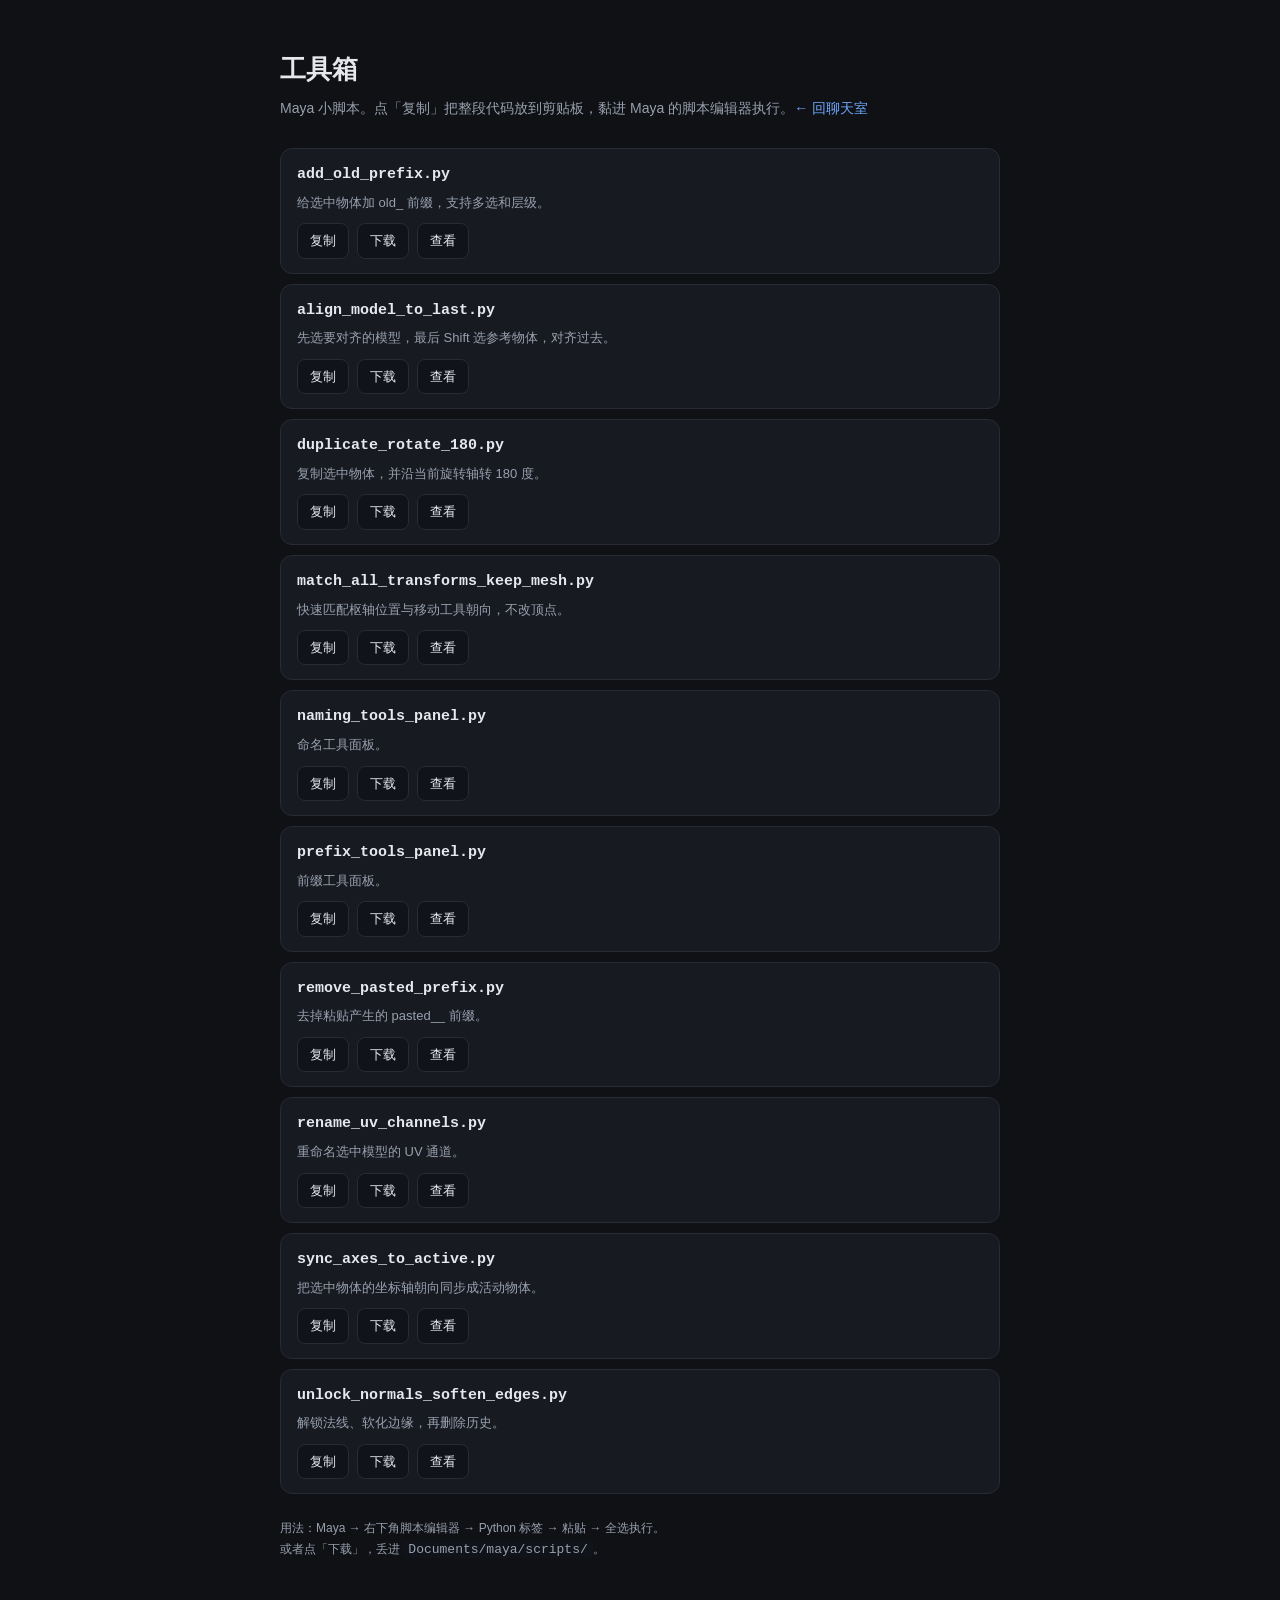
<file: code/index.html>
<!doctype html>
<html lang="zh-CN">
<head>
<meta charset="utf-8">
<meta name="viewport" content="width=device-width, initial-scale=1">
<title>工具箱 · 大肥鱼</title>
<style>
  :root {
    --bg: #0f1115; --panel: #171a21; --line: #262b35;
    --text: #e6e8ec; --dim: #98a0ae; --accent: #6ea8fe;
  }
  * { box-sizing: border-box; }
  body {
    margin: 0; background: var(--bg); color: var(--text);
    font: 15px/1.65 -apple-system, "Segoe UI", "Microsoft YaHei", sans-serif;
  }
  main { max-width: 760px; margin: 0 auto; padding: 48px 20px 80px; }
  h1 { font-size: 26px; margin: 0 0 6px; }
  .sub { color: var(--dim); font-size: 14px; margin: 0 0 28px; }
  .sub a { color: var(--accent); text-decoration: none; }
  .sub a:hover { text-decoration: underline; }

  .tool {
    background: var(--panel); border: 1px solid var(--line); border-radius: 12px;
    padding: 14px 16px; margin-bottom: 10px;
  }
  .tool h2 { font-size: 15px; margin: 0 0 4px; font-family: ui-monospace, Consolas, monospace; }
  .tool p { color: var(--dim); font-size: 13px; margin: 0 0 10px; }
  .row { display: flex; gap: 8px; flex-wrap: wrap; }
  button, a.btn {
    font: inherit; font-size: 13px; padding: 6px 12px; border-radius: 8px;
    border: 1px solid var(--line); background: #10131a; color: var(--text);
    cursor: pointer; text-decoration: none; display: inline-block;
  }
  button:hover, a.btn:hover { border-color: var(--accent); color: var(--accent); }
  button.done { border-color: #4a8f5f; color: #7fd79b; }
  .hint { color: var(--dim); font-size: 12px; margin-top: 24px; line-height: 1.7; }
  code { background: #10131a; padding: 1px 5px; border-radius: 4px; font-size: 13px; }
</style>
</head>
<body>
<main>
  <h1>工具箱</h1>
  <p class="sub">Maya 小脚本。点「复制」把整段代码放到剪贴板，黏进 Maya 的脚本编辑器执行。<a href="../">← 回聊天室</a></p>

  <div id="list"></div>

  <p class="hint">
    用法：Maya → 右下角脚本编辑器 → Python 标签 → 粘贴 → 全选执行。<br>
    或者点「下载」，丢进 <code>Documents/maya/scripts/</code>。
  </p>
</main>

<script>
const TOOLS = [
  { f: 'add_old_prefix.py', d: '给选中物体加 old_ 前缀，支持多选和层级。' },
  { f: 'align_model_to_last.py', d: '先选要对齐的模型，最后 Shift 选参考物体，对齐过去。' },
  { f: 'duplicate_rotate_180.py', d: '复制选中物体，并沿当前旋转轴转 180 度。' },
  { f: 'match_all_transforms_keep_mesh.py', d: '快速匹配枢轴位置与移动工具朝向，不改顶点。' },
  { f: 'naming_tools_panel.py', d: '命名工具面板。' },
  { f: 'prefix_tools_panel.py', d: '前缀工具面板。' },
  { f: 'remove_pasted_prefix.py', d: '去掉粘贴产生的 pasted__ 前缀。' },
  { f: 'rename_uv_channels.py', d: '重命名选中模型的 UV 通道。' },
  { f: 'sync_axes_to_active.py', d: '把选中物体的坐标轴朝向同步成活动物体。' },
  { f: 'unlock_normals_soften_edges.py', d: '解锁法线、软化边缘，再删除历史。' },
];

const list = document.getElementById('list');

for (const t of TOOLS) {
  const card = document.createElement('div');
  card.className = 'tool';

  const h = document.createElement('h2');
  h.textContent = t.f;

  const p = document.createElement('p');
  p.textContent = t.d;

  const row = document.createElement('div');
  row.className = 'row';

  const copyBtn = document.createElement('button');
  copyBtn.textContent = '复制';
  copyBtn.addEventListener('click', async () => {
    const old = copyBtn.textContent;
    copyBtn.textContent = '读取中…';
    try {
      const res = await fetch('./maya/' + t.f);
      const text = await res.text();
      await navigator.clipboard.writeText(text);
      copyBtn.textContent = '已复制';
      copyBtn.classList.add('done');
      setTimeout(() => {
        copyBtn.textContent = old;
        copyBtn.classList.remove('done');
      }, 1600);
    } catch (e) {
      copyBtn.textContent = '复制失败';
      setTimeout(() => (copyBtn.textContent = old), 1600);
    }
  });

  const dl = document.createElement('a');
  dl.className = 'btn';
  dl.textContent = '下载';
  dl.href = './maya/' + t.f;
  dl.download = t.f;

  const view = document.createElement('a');
  view.className = 'btn';
  view.textContent = '查看';
  view.href = './maya/' + t.f;
  view.target = '_blank';

  row.append(copyBtn, dl, view);
  card.append(h, p, row);
  list.appendChild(card);
}
</script>
</body>
</html>
</file>
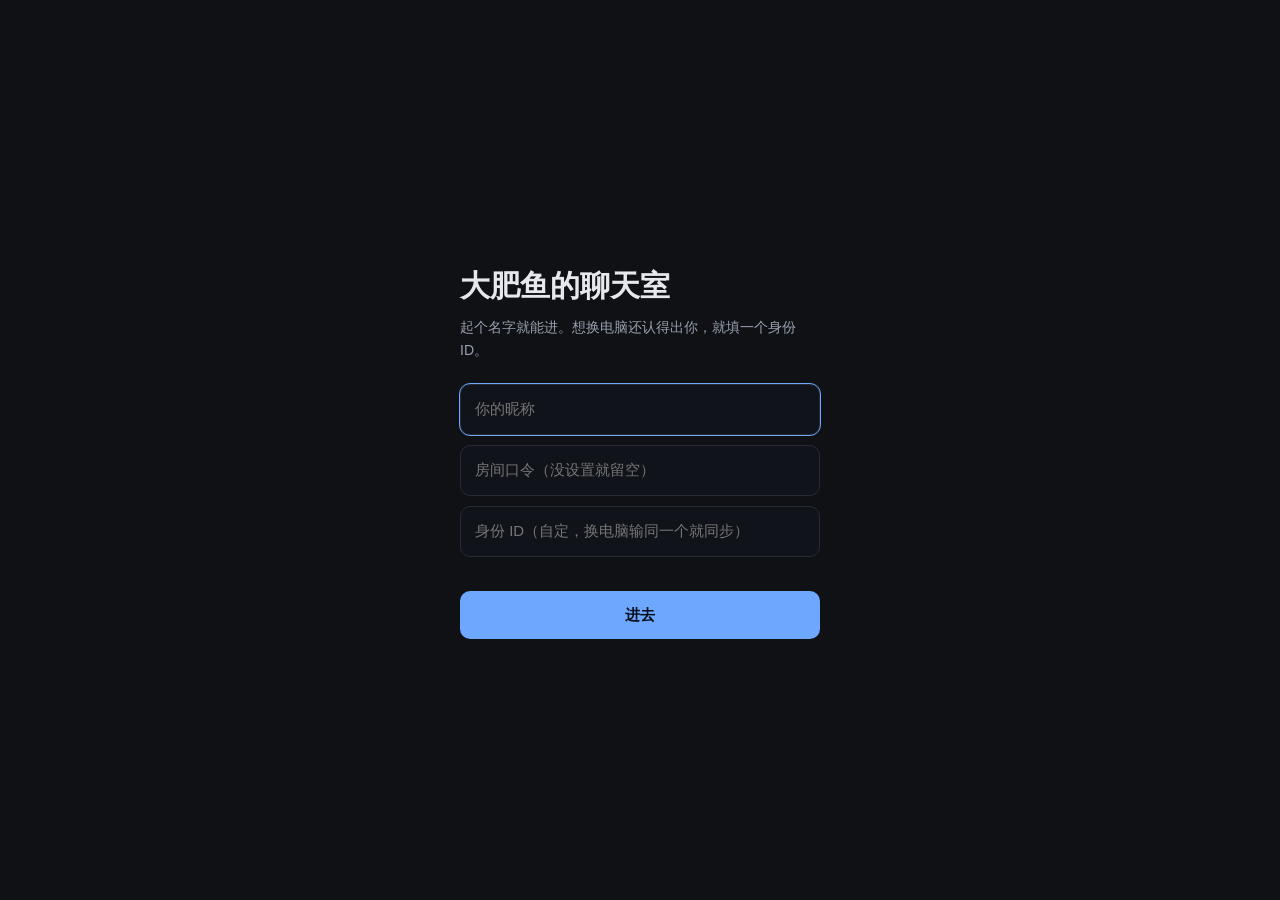
<file: chat.html>
<!doctype html>
<html lang="zh-CN">
<head>
<meta charset="utf-8">
<meta name="viewport" content="width=device-width, initial-scale=1, viewport-fit=cover">
<title>大肥鱼的聊天室</title>
<style>
  :root {
    --bg: #0f1115; --panel: #171a21; --line: #262b35;
    --text: #e6e8ec; --dim: #98a0ae; --accent: #6ea8fe; --bot: #232a36;
    --danger: #ff8f8f;
  }
  * { box-sizing: border-box; }
  html, body { height: 100%; }
  body {
    margin: 0; background: var(--bg); color: var(--text);
    font: 15px/1.65 -apple-system, "Segoe UI", "Microsoft YaHei", sans-serif;
    display: flex; flex-direction: column;
  }

  #login { position: fixed; inset: 0; z-index: 100; background: var(--bg); display: flex; align-items: center; justify-content: center; padding: 24px; }
  #login.hide { display: none; }
  .login-box { width: min(360px, 100%); }
  .login-box h1 { font-size: 30px; margin: 0 0 6px; }
  .login-box p { color: var(--dim); margin: 0 0 22px; font-size: 14px; }
  .login-box input { width: 100%; padding: 12px 14px; border-radius: 10px; font: inherit; margin-bottom: 10px; background: #10131a; border: 1px solid var(--line); color: var(--text); }
  .login-box input:focus { outline: 1px solid var(--accent); }
  .login-box button { width: 100%; padding: 12px; border: none; border-radius: 10px; cursor: pointer; background: var(--accent); color: #08101f; font: inherit; font-weight: 600; }
  #loginErr { color: var(--danger); font-size: 13px; min-height: 18px; margin-bottom: 6px; }

  header { display: flex; align-items: center; justify-content: space-between; padding: 10px 16px; border-bottom: 1px solid var(--line); flex: none; background: var(--panel); }
  header b { font-size: 15px; }
  header .right { display: flex; gap: 14px; align-items: center; }
  header .btn-link { color: var(--dim); font-size: 13px; cursor: pointer; background: none; border: 0; font: inherit; }
  header .btn-link:hover { color: var(--text); }

  #membersPop {
    position: fixed; top: 52px; right: 16px; z-index: 60; width: 240px;
    background: var(--panel); border: 1px solid var(--line); border-radius: 12px;
    box-shadow: 0 12px 32px rgba(0,0,0,.45); display: none; overflow: hidden;
  }
  #membersPop.open { display: block; }
  .pop-head {
    display: flex; justify-content: space-between; align-items: center;
    padding: 10px 12px; border-bottom: 1px solid var(--line); font-size: 13px; color: var(--dim);
  }
  .pop-head button { background: none; border: 0; color: var(--dim); font-size: 18px; cursor: pointer; line-height: 1; }
  #membersList { max-height: 320px; overflow-y: auto; padding: 8px; }
  .member { display: flex; align-items: center; gap: 9px; padding: 6px 4px; font-size: 13px; }
  .member .avatar { width: 34px; height: 34px; font-size: 14px; }
  .member .mt { color: #5f6b7d; font-size: 11px; margin-left: auto; }
  .member.me .nickname { color: var(--accent); }
  .empty-tip { color: var(--dim); font-size: 12px; padding: 12px; text-align: center; }

  .filecard {
    display: flex; align-items: center; gap: 10px; margin: 8px 0;
    padding: 10px 12px; border: 1px solid var(--line); border-radius: 10px;
    background: #12161d; max-width: 420px;
  }
  .filecard .fname { font-size: 13px; color: var(--text); font-family: ui-monospace, Consolas, monospace; }
  .filecard .fpath { font-size: 11px; color: #5f6b7d; white-space: nowrap; overflow: hidden; text-overflow: ellipsis; }
  .filecard button {
    font: inherit; font-size: 12px; padding: 5px 12px; border-radius: 7px; cursor: pointer; flex: none;
    background: #1d2230; border: 1px solid var(--line); color: var(--text);
  }
  .filecard button:hover { border-color: var(--accent); color: var(--accent); }
  .codeblock {
    margin: 8px 0; border: 1px solid var(--line); border-radius: 9px;
    overflow: hidden; background: #0d1016;
  }
  .codehead {
    display: flex; justify-content: space-between; align-items: center;
    padding: 5px 10px; background: #161a22; border-bottom: 1px solid var(--line);
    font-size: 12px; color: var(--dim);
  }
  .codehead button {
    font: inherit; font-size: 12px; padding: 3px 9px; border-radius: 6px; cursor: pointer;
    background: #1d2230; border: 1px solid var(--line); color: var(--text);
  }
  .codehead button:hover { border-color: var(--accent); color: var(--accent); }
  .codeblock pre {
    margin: 0; padding: 10px 12px; overflow-x: auto;
    font: 12.5px/1.55 ui-monospace, Consolas, "Cascadia Mono", monospace;
    white-space: pre; tab-size: 4;
  }
  .codeblock code { background: none; padding: 0; }
  #log { flex: 1; overflow-y: auto; padding: 16px; display: flex; flex-direction: column; gap: 14px; }
  .row { display: flex; gap: 11px; align-items: flex-start; }
  .row.mine { flex-direction: row-reverse; }
  .avatar {
    width: 44px; height: 44px; border-radius: 50%; flex: none; object-fit: cover;
    background: #2a3242; color: var(--dim); font-size: 17px; display: flex;
    align-items: center; justify-content: center; overflow: hidden; user-select: none;
  }
  .col { display: flex; flex-direction: column; max-width: min(78%, 620px); }
  .row.mine .col { align-items: flex-end; }
  .meta { font-size: 12px; color: var(--dim); margin-bottom: 3px; }
  .row.bot .meta { color: var(--accent); }
  .bubble { padding: 9px 13px; border-radius: 12px; white-space: pre-wrap; word-break: break-word; background: var(--bot); }
  .row.mine .bubble { background: var(--accent); color: #08101f; }
  .row.bot .bubble { background: #1d2735; border: 1px solid #2c3a4f; }
  .bubble.has-pic { padding: 6px; background: #1a1f29; }
  .bubble img.pic { display: block; max-width: 260px; max-height: 320px; border-radius: 9px; cursor: zoom-in; }
  .cap { margin-top: 6px; padding: 0 4px 2px; }
  .sys { align-self: center; color: var(--danger); font-size: 12px; }

  footer { position: relative; }
  .chip {
    border: 1px solid var(--line); background: #10131a; color: var(--dim);
    border-radius: 999px; padding: 0 12px; font: inherit; font-size: 13px; cursor: pointer; white-space: nowrap;
  }
  .chip.on { border-color: var(--accent); color: var(--accent); background: #16233a; }
  #cmdPop {
    position: absolute; left: 12px; right: 12px; bottom: 100%; margin-bottom: 6px;
    background: var(--panel); border: 1px solid var(--line); border-radius: 12px;
    box-shadow: 0 12px 32px rgba(0,0,0,.5); display: none; z-index: 50;
    max-height: 280px; overflow-y: auto;
  }
  #cmdPop.open { display: block; }
  .cmd { display: flex; gap: 10px; align-items: baseline; padding: 9px 12px; cursor: pointer; font-size: 13px; }
  .cmd .k { color: var(--accent); font-family: ui-monospace, Consolas, monospace; }
  .cmd .d { color: var(--dim); font-size: 12px; }
  .cmd.on { background: #232c42; }
  footer { flex: none; border-top: 1px solid var(--line); background: var(--panel); }
  #composer { display: flex; gap: 8px; padding: 10px 12px; }
  #input { flex: 1; resize: none; max-height: 110px; padding: 10px 12px; border-radius: 10px; background: #10131a; border: 1px solid var(--line); color: var(--text); font: inherit; }
  #input:focus { outline: 1px solid var(--accent); }
  #send { border: none; border-radius: 10px; padding: 0 18px; cursor: pointer; background: var(--accent); color: #08101f; font-weight: 600; }
  #send:disabled { opacity: .45; cursor: default; }
  .typing { color: var(--dim); font-size: 12px; padding: 0 16px 8px; }

  #pending { display: none; padding: 8px 12px 0; gap: 10px; align-items: center; }
  #pending.on { display: flex; }
  #pending img { width: 54px; height: 54px; object-fit: cover; border-radius: 8px; }
  #pending span { color: var(--dim); font-size: 13px; }
  #pending button { background: #2a3242; color: var(--text); border: 0; border-radius: 8px; padding: 5px 10px; cursor: pointer; font: inherit; font-size: 13px; }

  /* drawer */
  #drawer { position: fixed; inset: 0; z-index: 90; background: rgba(0,0,0,.55); display: none; justify-content: flex-end; }
  #drawer.open { display: flex; }
  .panel { width: min(820px, 100%); height: 100%; background: var(--panel); border-left: 1px solid var(--line); padding: 16px 18px 12px; display: flex; flex-direction: column; min-height: 0; }
  .panel h2 { font-size: 17px; margin: 0; }
  .panel h3 { font-size: 14px; margin: 0 0 10px; color: var(--text); }
  .panel-head { display: flex; align-items: center; justify-content: space-between; padding-bottom: 12px; border-bottom: 1px solid var(--line); flex: none; }
  .settings { flex: 1; min-height: 0; display: grid; grid-template-columns: 132px 1fr; gap: 14px; padding: 14px 0; }
  .cats { display: flex; flex-direction: column; gap: 3px; overflow-y: auto; min-height: 0; }
  .cats button { background: none; border: 0; text-align: left; padding: 8px 10px; border-radius: 8px; color: var(--dim); cursor: pointer; font: inherit; font-size: 13px; white-space: nowrap; }
  .cats button:hover { background: #1c2130; color: var(--text); }
  .cats button.on { background: #232c42; color: var(--text); }
  .catbody { overflow-y: auto; min-height: 0; padding-right: 6px; }
  .cat { display: none; }
  .cat.on { display: block; }
  .panel-foot { display: flex; gap: 8px; align-items: center; flex: none; padding-top: 12px; border-top: 1px solid var(--line); }
  .panel-foot input { flex: 1; padding: 9px 11px; border-radius: 9px; font: inherit; min-width: 0; background: #10131a; border: 1px solid var(--line); color: var(--text); }
  #saveMsg { flex: none; padding-top: 6px; font-size: 13px; min-height: 18px; }
  @media (max-width: 720px) {
    .settings { grid-template-columns: 1fr; }
    .cats { flex-direction: row; flex-wrap: nowrap; overflow-x: auto; overflow-y: hidden; }
    .cats button { flex: none; }
  }
  .field { margin-bottom: 16px; }
  .field label { display: block; font-size: 13px; color: var(--dim); margin-bottom: 6px; }
  .field select, .field input[type=text], .field input[type=password], .field input[type=date], .field textarea {
    width: 100%; padding: 9px 11px; border-radius: 9px; font: inherit; background: #10131a; border: 1px solid var(--line); color: var(--text);
  }
  .field textarea { resize: vertical; min-height: 66px; }
  .field .val { color: var(--accent); font-size: 13px; }
  .panel .row-btns { display: flex; gap: 8px; margin-top: 8px; }
  .panel button { padding: 10px 14px; border-radius: 9px; border: none; cursor: pointer; font: inherit; font-weight: 600; }
  .primary { background: var(--accent); color: #08101f; }
  .ghost { background: #22283a; color: var(--text); }
  .hr { border-top: 1px solid var(--line); margin: 20px 0; }
  .note { font-size: 12px; color: var(--dim); line-height: 1.5; }

  .sec { margin-bottom: 10px; border: 1px solid var(--line); border-radius: 10px; padding: 0 10px; }
  .sec summary {
    cursor: pointer; font-size: 13px; color: var(--dim); padding: 10px 0; list-style: none;
    display: flex; justify-content: space-between; align-items: center;
  }
  .sec summary::-webkit-details-marker { display: none; }
  .sec summary::after { content: '展开'; font-size: 12px; }
  .sec[open] summary::after { content: '收起'; }
  .sec[open] summary { color: var(--text); }
  .sec textarea {
    width: 100%; padding: 9px 11px; border-radius: 9px; font: inherit; margin-bottom: 10px;
    background: #10131a; border: 1px solid var(--line); color: var(--text); resize: vertical;
  }
  .sec textarea:focus { outline: 1px solid var(--accent); }

  #tokenMeter {
    display: flex; align-items: baseline; gap: 6px;
    padding: 10px 12px; border-radius: 10px; background: #10131a;
    border: 1px solid var(--line); margin-bottom: 16px;
  }
  #tokenNum { font-size: 20px; font-weight: 700; color: var(--accent); font-variant-numeric: tabular-nums; }
  #tokenHint { font-size: 12px; color: var(--dim); }
  #tokenMeter.warn #tokenNum { color: #ffcc66; }
  #tokenMeter.over #tokenNum { color: var(--danger); }
  #tokenMeter.over { border-color: var(--danger); }

  .memlist {
    font-size: 13px; color: var(--dim); max-height: 220px; overflow-y: auto;
    border: 1px solid var(--line); border-radius: 10px; padding: 8px 10px; margin-bottom: 10px;
    line-height: 1.6;
  }
  .memlist div { padding: 3px 0; border-bottom: 1px dashed #22262f; }
  .memlist div:last-child { border-bottom: 0; }
  .memlist .t { color: #5f6b7d; margin-right: 6px; font-size: 12px; }
  .memlist .memhead {
    color: var(--accent); font-size: 12px; margin: 8px 0 4px; letter-spacing: .04em;
  }
  .memlist .memhead:first-child { margin-top: 0; }

  #avBox, #botAvBox {
    width: 84px; height: 84px; border-radius: 50%; border: 1px dashed var(--line);
    display: flex; align-items: center; justify-content: center; cursor: pointer;
    background: #10131a; overflow: hidden; font-size: 12px; color: var(--dim); text-align: center;
  }
  #avBox:focus, #botAvBox:focus { outline: 1px solid var(--accent); }
  #avBox img, #botAvBox img { width: 100%; height: 100%; object-fit: cover; }
  #saveMsg { font-size: 13px; min-height: 18px; margin-top: 8px; }
  #pet {
    position: absolute; left: 50%; bottom: calc(100% - 14px);
    transform: translateX(-50%);
    z-index: 35; cursor: pointer; user-select: none;
    filter: drop-shadow(0 8px 14px rgba(0,0,0,.5));
    animation: petBob 3.6s ease-in-out infinite;
  }
  #pet.thinking {
    animation: petThink .9s ease-in-out infinite;
    filter: drop-shadow(0 8px 20px rgba(110,168,254,.55));
  }
  @keyframes petThink {
    0%, 100% { transform: translateX(-50%) translateY(0); }
    50% { transform: translateX(-50%) translateY(-4px); }
  }
  #pet.talking { animation: petPop .55s ease; }
  @keyframes petPop {
    0% { transform: translateX(-50%) translateY(0); }
    40% { transform: translateX(-50%) translateY(-6px); }
    100% { transform: translateX(-50%) translateY(0); }
  }
  @keyframes petBob {
    0%, 100% { transform: translateX(-50%) translateY(0); }
    50% { transform: translateX(-50%) translateY(-3px); }
  }
  #pet img.petimg.petimg-plain {
    width: 240px; height: auto; border-radius: 0; border: 0; background: none; display: block;
  }
  #pet .petimg {
    display: block; width: 104px; height: 104px; border-radius: 50%;
    object-fit: cover; border: 2px solid #2c3a4f; background: #171a21;
    pointer-events: none;
  }
  @media (max-width: 720px) {
    #pet { bottom: 52px; }
    #pet .petimg { width: 72px; height: 72px; }
    #pet img.petimg.petimg-plain { width: 150px; height: auto; }
  }
  #pet.hide { display: none; }
  #petBubble {
    position: fixed; z-index: 36; max-width: 220px;
    background: #1d2735; border: 1px solid #2c3a4f; color: var(--text);
    padding: 8px 12px; border-radius: 12px; font-size: 13px;
    opacity: 0; transform: translateY(6px); transition: opacity .2s, transform .2s;
    pointer-events: none;
  }
  #petBubble.on { opacity: 1; transform: translateY(0); }
</style>
</head>
<body>

<div id="login">
  <div class="login-box">
    <h1>大肥鱼的聊天室</h1>
    <p>起个名字就能进。想换电脑还认得出你，就填一个身份 ID。</p>
    <input id="nickInput" maxlength="16" placeholder="你的昵称" autocomplete="off">
    <input id="passInput" maxlength="32" type="password" placeholder="房间口令（没设置就留空）" autocomplete="off">
    <input id="idInput" maxlength="64" placeholder="身份 ID（自定，换电脑输同一个就同步）" autocomplete="off">
    <div id="loginErr"></div>
    <button id="enterBtn">进去</button>
  </div>
</div>

<header>
  <b>大肥鱼的聊天室</b>
  <div class="right">
    <button class="btn-link" id="membersBtn">在线 <span id="onlineCount">0</span></button>
    <button class="btn-link" id="gearBtn">设置</button>
    <button class="btn-link" id="meBtn">—</button>
  </div>
</header>

<div id="membersPop">
  <div class="pop-head">
    <span>房间里的人</span>
    <button id="membersClose">×</button>
  </div>
  <div id="membersList"></div>
</div>

<div id="log"></div>
<div class="typing" id="typing"></div>

<footer>
  <div id="pet" title="点我"><div id="petStage"></div></div>
  <div id="pending">
    <img id="pendingImg" alt="">
    <span>图片已就绪，点发送</span>
    <button id="pendingCancel">取消</button>
  </div>
  <div id="cmdPop"></div>
  <div id="composer">
    <button id="forceChip" class="chip" title="连续回复：每条都回">连续</button>
    <textarea id="input" rows="1" placeholder="说点什么…（打 / 唤出命令）" autocomplete="off"></textarea>
    <button id="saveFileBtn" class="chip" style="display:none">存文件</button>
    <button id="send">发送</button>
  </div>
</footer>

<div id="drawer">
  <div class="panel">
    <div class="panel-head">
      <h2>设置</h2>
      <button class="ghost" id="closeBtn">关闭</button>
    </div>

    <div class="settings">
      <nav class="cats" id="cats">
        <button data-cat="basic" class="on">基本</button>
        <button data-cat="avatar">头像</button>
        <button data-cat="appearance" data-field="fAppearance">外貌</button>
        <button data-cat="habits" data-field="fHabits">打字习惯</button>
        <button data-cat="bans" data-field="fBans">禁止事项</button>
        <button data-cat="emotions" data-field="fEmotions">情绪反应</button>
        <button data-cat="mind" data-field="fMind">脾气与主见</button>
        <button data-cat="life" data-field="fLife">生活与偏好</button>
        <button data-cat="rules" data-field="fRules">聊天室规则</button>
        <button data-cat="extra" data-field="fExtra">额外要求</button>
        <button data-cat="members">成员</button>
        <button data-cat="memory">记忆</button>
        <button data-cat="log">记录导出</button>
      </nav>

      <div class="catbody">
        <section class="cat on" data-cat="basic">
          <p class="note" id="myUidLine">我的身份 UID：—</p>
          <p class="note" id="ghLine">代码能力：—</p>
          <div class="row-btns"><button class="ghost" id="ghTestBtn">测试仓库连接</button><button class="ghost" id="visionTestBtn">测试看图</button></div>
          <pre id="visionTestOut" style="display:none;font-size:12px;background:#10131a;border:1px solid var(--line);border-radius:9px;padding:10px;white-space:pre-wrap;max-height:220px;overflow:auto;"></pre>
          <pre id="ghTestOut" style="display:none;font-size:12px;background:#10131a;border:1px solid var(--line);border-radius:9px;padding:10px;white-space:pre-wrap;max-height:220px;overflow:auto;"></pre>

          <div id="tokenMeter">
            <span id="tokenNum">—</span>
            <span id="tokenHint">/ 上限 4500 tokens</span>
          </div>

          <div class="field">
            <label>名字</label>
            <input type="text" id="fName" maxlength="12">
          </div>

          <div class="field">
            <label>称呼大家</label>
            <input type="text" id="fNickname" maxlength="12" placeholder="留空则正常称呼，例如：老板">
          </div>

          <div class="field">
            <label>语气</label>
            <select id="fTone">
              <option value="sweet">温柔黏人</option>
              <option value="cool">冷淡话少</option>
              <option value="sharp">毒舌吐槽</option>
              <option value="genki">元气活泼</option>
            </select>
          </div>

          <div class="field">
            <label>智力档位（同一模型，只调思考强度）</label>
            <select id="fBrain">
              <option value="fast">省电：不思考，最快最便宜</option>
              <option value="normal">标准：轻思考，日常够用</option>
              <option value="deep">深思：满强度，慢一些也贵一些</option>
            </select>
          </div>

          <div class="field">
            <label>话量</label>
            <select id="fTalk">
              <option value="quiet">很少，一句话</option>
              <option value="normal">正常，一到三句</option>
              <option value="wild">放开说，三到五句可分段</option>
            </select>
          </div>

          <div class="field">
            <label>她感兴趣的话题（逗号分隔，聊到这些她会主动接）</label>
            <input type="text" id="fInterest" maxlength="300">
          </div>

          <div class="field">
            <label>上面都不沾时的随机插话概率：<span class="val" id="fInterruptVal">15%</span></label>
            <input type="range" id="fInterrupt" min="0" max="100" step="5" value="15" style="width:100%">
          </div>
        </section>

        <section class="cat" data-cat="avatar">
          <h3>我的头像</h3>
          <div class="field">
            <div id="avBox" tabindex="0">点这里<br>Ctrl+V 粘贴</div>
            <p class="note">复制一张图片后点上面的圆圈再按 Ctrl+V。粘贴即上传，不走文件选择。</p>
          </div>

          <h3>她的头像</h3>
          <div class="field">
            <div id="botAvBox" tabindex="0">点这里<br>Ctrl+V 粘贴</div>
            <p class="note">需要管理密钥。改完之后所有历史消息也会换成新头像。</p>
          </div>
        </section>

        <section class="cat" data-cat="appearance">
          <h3>外貌</h3>
          <div class="field"><textarea id="fAppearance" rows="9"></textarea></div>
        </section>

        <section class="cat" data-cat="habits">
          <h3>打字习惯</h3>
          <div class="field"><textarea id="fHabits" rows="9"></textarea></div>
        </section>

        <section class="cat" data-cat="bans">
          <h3>禁止事项</h3>
          <div class="field"><textarea id="fBans" rows="9"></textarea></div>
        </section>

        <section class="cat" data-cat="emotions">
          <h3>情绪反应</h3>
          <div class="field"><textarea id="fEmotions" rows="9"></textarea></div>
        </section>

        <section class="cat" data-cat="mind">
          <h3>脾气与主见</h3>
          <div class="field"><textarea id="fMind" rows="9"></textarea></div>
        </section>

        <section class="cat" data-cat="life">
          <h3>她的生活与偏好</h3>
          <div class="field"><textarea id="fLife" rows="9"></textarea></div>
        </section>

        <section class="cat" data-cat="rules">
          <h3>聊天室规则</h3>
          <div class="field"><textarea id="fRules" rows="9"></textarea></div>
        </section>

        <section class="cat" data-cat="extra">
          <h3>额外要求（可为空）</h3>
          <div class="field"><textarea id="fExtra" rows="7" placeholder="比如：少提白米饭 / 可以聊画画技巧"></textarea></div>
        </section>

                <section class="cat" data-cat="members">
          <h3>成员与权限</h3>
          <p class="note">管理员可以给成员开「可写代码」或设成管理员。开关即时生效。</p>
          <div id="memberAdminList" class="memlist">—</div>
          <div class="row-btns">
            <button class="ghost" id="memberAdminRefresh">刷新</button>
          </div>
        </section>

        <section class="cat" data-cat="memory">
          <h3>她的记忆</h3>
          <p class="note">她会在聊天中自己记下一些事。这里看到的就是她记住的原文。</p>
          <div id="memList" class="memlist">—</div>
          <div class="row-btns">
            <button class="ghost" id="memRefresh">刷新</button>
            <button class="ghost" id="memClear">清空</button>
          </div>
        </section>

        <section class="cat" data-cat="log">
          <h3>导出聊天记录</h3>
          <div class="field">
            <label>日期</label>
            <input type="date" id="fDate">
          </div>
          <div class="row-btns">
            <button class="ghost" id="exportBtn">下载当日记录</button>
          </div>
          <p class="note">记录按天存在 OSS 里，不会自动删除。导出的是 JSON，一行一条。</p>
        </section>
      </div>
    </div>

    <div class="panel-foot">
      <input type="password" id="fAdmin" placeholder="ADMIN_KEY">
      <button class="primary" id="saveBtn">保存设定</button>
      <button class="ghost" id="resetBtn">恢复默认</button>
    </div>
    <div id="saveMsg"></div>
  </div>
</div>



<script>
const API = 'https://site-chat-hkinbknrkv.cn-hangzhou.fcapp.run';
const POLL_MS = 3000;

let nick = localStorage.getItem('room_nick') || '';
let pass = localStorage.getItem('room_pass') || '';
let identity = localStorage.getItem('room_identity') || '';
let myAv = localStorage.getItem('room_av') || '';       // 头像 key
let myAvUrl = localStorage.getItem('room_av_url') || ''; // 头像预览地址
let botAvatarUrl = '';
let forceReply = localStorage.getItem('room_force') === '1';                                    // 大肥鱼的头像地址
let pendingImg = null;   // { key, url }
let offset = 0;
let date = '';
let polling = false;
let seen = new Set();
const recentLocal = new Map(); // 本地先渲染的消息，防回声

const $ = (id) => document.getElementById(id);
const logEl = $('log'), inputEl = $('input'), sendBtn = $('send'), typingEl = $('typing');
const loginEl = $('login'), nickInput = $('nickInput'), passInput = $('passInput'), loginErr = $('loginErr');

/* ---------------- 请求 ---------------- */
async function api(body) {
  const res = await fetch(API, {
    method: 'POST',
    headers: { 'Content-Type': 'application/json' },
    body: JSON.stringify({ passcode: pass, identity, ...body }),
  });
  const data = await res.json().catch(() => ({}));
  if (res.status === 401) {
    const err = new Error(data.error || 'unauthorized');
    err.auth = true;
    throw err;
  }
  if (!res.ok) throw new Error(data.error || ('HTTP ' + res.status));
  return data;
}

/* ---------------- 图片处理 ---------------- */
function blobToDataUrl(blob) {
  return new Promise((resolve, reject) => {
    const fr = new FileReader();
    fr.onload = () => resolve(fr.result);
    fr.onerror = reject;
    fr.readAsDataURL(blob);
  });
}

/** 粘贴进来的图：缩放 + 转 JPEG，控制体积 */
async function prepareImage(file, maxSide) {
  if (file.type === 'image/gif' && file.size < 900 * 1024) {
    return { data: await blobToDataUrl(file), mime: 'image/gif' };
  }
  const bitmap = await createImageBitmap(file);
  const scale = Math.min(1, maxSide / Math.max(bitmap.width, bitmap.height));
  const w = Math.max(1, Math.round(bitmap.width * scale));
  const h = Math.max(1, Math.round(bitmap.height * scale));

  const canvas = document.createElement('canvas');
  canvas.width = w;
  canvas.height = h;
  const ctx = canvas.getContext('2d');
  ctx.drawImage(bitmap, 0, 0, w, h);

  const blob = await new Promise((r) => canvas.toBlob(r, 'image/jpeg', 0.82));
  return { data: await blobToDataUrl(blob), mime: 'image/jpeg' };
}

async function uploadImage(file, kind) {
  const maxSide = kind === 'avatar' ? 220 : 1600;
  const { data, mime } = await prepareImage(file, maxSide);
  const r = await api({ action: 'upload', kind, data, mime });
  return r; // { key, url }
}

function firstImageFrom(items) {
  for (const it of items || []) {
    if (it.type && it.type.startsWith('image/')) return it.getAsFile();
  }
  return null;
}

/* ---------------- 登录 ---------------- */
async function enter(name, code, idStr) {
  loginErr.textContent = '';
  const sPass = pass, sNick = nick, sId = identity;
  pass = code; nick = name; identity = idStr;
  try {
    const boot = await api({ action: 'getConfig' });
    botAvatarUrl = boot.botAvatarUrl || '';
  } catch (e) {
    pass = sPass; nick = sNick; identity = sId;
    loginErr.textContent = e.auth ? '口令不对' : ('连不上：' + e.message);
    return;
  }
  localStorage.setItem('room_nick', name);
  localStorage.setItem('room_pass', code);
  localStorage.setItem('room_identity', idStr);
  loginEl.classList.add('hide');
  $('meBtn').textContent = nick + ' · 换名';
  await syncPerson();
  start();
}

/** 拉取这个身份的服务器档案（头像跨设备同步）；服务器没有就补传本机头像 */
async function syncPerson() {
  if (!identity) {
    $('myUidLine').textContent = '我的身份 UID：未设置身份 ID';
    return;
  }
  try {
    const d = await api({ action: 'whoami' });
    if (d.uid) $('myUidLine').textContent = '我的身份 UID：' + d.uid;

    if (d.person && d.person.avUrl) {
      myAv = d.person.av || '';
      myAvUrl = d.person.avUrl;
      localStorage.setItem('room_av', myAv);
      localStorage.setItem('room_av_url', myAvUrl);
      return;
    }

    // 服务器上没有头像：把本机已有的补传上去（兼容加身份 ID 之前设过头像的情况）
    if (myAv) {
      try {
        const p = await api({ action: 'setPerson', nick, av: myAv });
        if (p.person && p.person.avUrl) {
          myAvUrl = p.person.avUrl;
          localStorage.setItem('room_av_url', myAvUrl);
        }
      } catch {}
    }
  } catch {}
}

$('enterBtn').addEventListener('click', () => {
  const n = nickInput.value.trim();
  if (n) enter(n, passInput.value, $('idInput').value.trim());
});
passInput.addEventListener('keydown', (e) => { if (e.key === 'Enter') $('idInput').focus(); });
$('idInput').addEventListener('keydown', (e) => { if (e.key === 'Enter') $('enterBtn').click(); });
nickInput.addEventListener('keydown', (e) => { if (e.key === 'Enter') passInput.focus(); });
$('meBtn').addEventListener('click', () => {
  loginEl.classList.remove('hide');
  nickInput.value = nick;
  passInput.value = pass;
  $('idInput').value = identity;
  nickInput.focus();
});

/* ---------------- 渲染 ---------------- */
function timeStr(t) {
  const d = new Date(t);
  return String(d.getHours()).padStart(2, '0') + ':' + String(d.getMinutes()).padStart(2, '0');
}

function makeAvatar(url, name) {
  if (url) {
    const img = document.createElement('img');
    img.className = 'avatar';
    img.src = url;
    img.alt = name;
    return img;
  }
  const div = document.createElement('div');
  div.className = 'avatar';
  div.textContent = (name || '?').slice(0, 1).toUpperCase();
  return div;
}

/* ---------- 代码块（折叠） ---------- */
function renderCodeBlock(el, lang, raw) {
  const code = raw.replace(/\n+$/, '');

  const wrap = document.createElement('div');
  wrap.className = 'codeblock';

  const head = document.createElement('div');
  head.className = 'codehead';

  const lines = code.split('\n').length;

  const label = document.createElement('span');
  label.textContent = (lang || 'code') + ' · ' + lines + ' 行（已折叠）';

  const pre = document.createElement('pre');
  const cd = document.createElement('code');
  cd.textContent = code;
  pre.appendChild(cd);
  pre.style.display = 'none';

  const toggle = document.createElement('button');
  toggle.textContent = '展开';
  toggle.addEventListener('click', () => {
    const open = pre.style.display !== 'none';
    pre.style.display = open ? 'none' : 'block';
    toggle.textContent = open ? '展开' : '收起';
  });

  const btn = document.createElement('button');
  btn.textContent = '复制';
  btn.addEventListener('click', async () => {
    try {
      await navigator.clipboard.writeText(code);
      btn.textContent = '已复制';
      setTimeout(() => (btn.textContent = '复制'), 1400);
    } catch {
      btn.textContent = '复制失败';
      setTimeout(() => (btn.textContent = '复制'), 1400);
    }
  });

  head.append(label, toggle, btn);
  wrap.append(head, pre);
  el.appendChild(wrap);
}

/* ---------- 文件卡片（复制的是文件全文） ---------- */
function renderFileCard(el, path) {
  const card = document.createElement('div');
  card.className = 'filecard';

  const icon = document.createElement('span');
  icon.textContent = '📄';
  icon.style.fontSize = '16px';

  const info = document.createElement('div');
  info.style.cssText = 'display:flex;flex-direction:column;min-width:0;';

  const name = document.createElement('span');
  name.className = 'fname';
  name.textContent = path.split('/').pop();

  const sub = document.createElement('span');
  sub.className = 'fpath';
  sub.textContent = path;

  info.append(name, sub);

  const copy = document.createElement('button');
  copy.textContent = '复制';
  copy.style.marginLeft = 'auto';
  copy.addEventListener('click', async () => {
    const old = copy.textContent;
    copy.textContent = '读取中…';
    try {
      const d = await api({ action: 'file', path });
      if (!d.ok) throw new Error(d.error || '读取失败');
      await navigator.clipboard.writeText(d.text);
      copy.textContent = '已复制 ' + d.text.split('\n').length + ' 行';
      setTimeout(() => (copy.textContent = old), 1800);
    } catch (e) {
      copy.textContent = '失败';
      setTimeout(() => (copy.textContent = old), 1800);
    }
  });

  card.append(icon, info, copy);
  el.appendChild(card);
}

function fillBubble(el, text) {
  const re = /```([a-zA-Z0-9#+-]*)\r?\n?([\s\S]*?)```|\[\[file:([^\]]+)\]\]/g;
  let last = 0;
  let m;

  while ((m = re.exec(text))) {
    if (m.index > last) el.appendChild(document.createTextNode(text.slice(last, m.index)));

    if (m[3]) {
      renderFileCard(el, m[3].trim());
    } else {
      renderCodeBlock(el, m[1], m[2]);
    }

    last = re.lastIndex;
  }

  if (last < text.length) el.appendChild(document.createTextNode(text.slice(last)));
}

function addMessage(m) {
  if (!m || seen.has(m.id)) return;
  if (m.reset) { seen.add(m.id); return; }

  // 本地已经先渲染过同一条（回声），跳过
  if (m.nick === nick && !m.bot) {
    const ago = recentLocal.get(m.text);
    if (ago && Date.now() - ago < 15000) {
      recentLocal.delete(m.text);
      seen.add(m.id);
      return;
    }
  }

  seen.add(m.id);

  const row = document.createElement('div');
  row.className = 'row' + (m.nick === nick ? ' mine' : '') + (m.bot ? ' bot' : '');

  const avUrl = m.bot ? botAvatarUrl : m.nick === nick ? myAvUrl : m.avUrl;
  row.appendChild(makeAvatar(avUrl, m.nick));

  const col = document.createElement('div');
  col.className = 'col';

  const meta = document.createElement('div');
  meta.className = 'meta';
  meta.textContent = m.nick + ' · ' + timeStr(m.t);
  col.appendChild(meta);

  const bubble = document.createElement('div');
  bubble.className = 'bubble';

  if (m.imgUrl) {
    bubble.classList.add('has-pic');
    const img = document.createElement('img');
    img.className = 'pic';
    img.src = m.imgUrl;
    img.alt = '图片';
    img.loading = 'lazy';
    img.addEventListener('click', () => window.open(m.imgUrl, '_blank'));
    bubble.appendChild(img);
    if (m.text) {
      const cap = document.createElement('div');
      cap.className = 'cap';
      cap.textContent = m.text;
      bubble.appendChild(cap);
    }
  } else {
    fillBubble(bubble, m.text);
  }

  col.appendChild(bubble);
  row.appendChild(col);
  logEl.appendChild(row);
  logEl.scrollTop = logEl.scrollHeight;
}

function addSystem(text) {
  const el = document.createElement('div');
  el.className = 'sys';
  el.textContent = text;
  logEl.appendChild(el);
}

/* ---------------- 轮询 ---------------- */
async function poll() {
  if (polling || !nick) return;
  polling = true;
  try {
    const data = await api({ action: 'log', date, offset });
    if (data.rotated || (data.date && date && data.date !== date)) {
      logEl.innerHTML = '';
      seen = new Set();
      offset = 0;
      date = data.date;
      return;
    }
    if (data.botAvatarUrl !== undefined) botAvatarUrl = data.botAvatarUrl;
    date = data.date;
    offset = data.offset;
    (data.messages || []).forEach(addMessage);
    if ((data.messages || []).some((m) => m.bot)) petTalking();
    syncPetFace();
  } catch (e) {
    if (e.auth) {
      loginEl.classList.remove('hide');
      loginErr.textContent = '需要口令才能继续';
    }
  } finally {
    polling = false;
  }
}

async function start() {
  logEl.innerHTML = '';
  seen = new Set();
  offset = 0;
  date = '';

  // 先把昨天的记录接在前面，跨天不至于一片空白
  try {
    const y = new Date(Date.now() + 8 * 3600 * 1000 - 86400 * 1000).toISOString().slice(0, 10);
    const prev = await api({ action: 'log', date: y, offset: 0 });
    const list = prev.messages || [];
    if (list.length) {
      const tip = document.createElement('div');
      tip.className = 'sys';
      tip.style.color = '#5f6b7d';
      tip.textContent = '—— ' + y + ' ——';
      logEl.appendChild(tip);
      list.forEach(addMessage);

      const end = document.createElement('div');
      end.className = 'sys';
      end.style.color = '#5f6b7d';
      end.textContent = '—— 今天 ——';
      logEl.appendChild(end);
    }
  } catch {}

  poll();
  setInterval(poll, POLL_MS);
  startHeartbeat();
  refreshMembers();
}

/* ---------------- 在线成员 ---------------- */
let hbTimer = null;
let lastMembers = [];

function startHeartbeat() {
  const beat = () => {
    if (document.hidden || !nick) return;
    api({ action: 'heartbeat', nick, av: myAv }).catch(() => {});
  };
  beat();
  clearInterval(hbTimer);
  hbTimer = setInterval(beat, 25000);
  document.addEventListener('visibilitychange', () => {
    if (!document.hidden) beat();
  });
}

function memberRow(m, online) {
  const row = document.createElement('div');
  row.className = 'member' + (m.nick === nick ? ' me' : '');
  row.appendChild(makeAvatar(m.avUrl, m.nick));

  const nm = document.createElement('span');
  nm.className = 'nickname';
  nm.textContent = m.nick + (m.nick === nick ? '（你）' : '');
  row.appendChild(nm);

  const t = document.createElement('span');
  t.className = 'mt';
  if (online) {
    const sec = Math.max(0, Math.floor((Date.now() - m.t) / 1000));
    t.textContent = sec < 10 ? '在线' : sec + 's 前';
  } else {
    const d = new Date(m.t);
    t.textContent = (d.getMonth() + 1) + '/' + d.getDate() + ' 来过';
  }
  row.appendChild(t);
  return row;
}

function renderMembers(data) {
  const box = $('membersList');
  box.innerHTML = '';

  const online = (data && data.online) || [];
  const offline = (data && data.offline) || [];

  if (!online.length && !offline.length) {
    box.innerHTML = '<div class="empty-tip">还没人</div>';
    return;
  }

  if (online.length) {
    const h = document.createElement('div');
    h.className = 'memhead';
    h.textContent = '在线 ' + online.length;
    box.appendChild(h);
    online.forEach((m) => box.appendChild(memberRow(m, true)));
  }

  if (offline.length) {
    const h = document.createElement('div');
    h.className = 'memhead';
    h.textContent = '离线 ' + offline.length;
    box.appendChild(h);
    offline.forEach((m) => box.appendChild(memberRow(m, false)));
  }
}

async function refreshMembers() {
  try {
    const d = await api({ action: 'members' });
    $('onlineCount').textContent = d.count || 0;
    lastMembers = d;
    if ($('membersPop').classList.contains('open')) renderMembers(lastMembers);
  } catch {}
}


$('membersBtn').addEventListener('click', async () => {
  const pop = $('membersPop');
  pop.classList.toggle('open');
  if (pop.classList.contains('open')) {
    await refreshMembers();
    renderMembers(lastMembers);
  }
});

$('membersClose').addEventListener('click', () => $('membersPop').classList.remove('open'));

setInterval(refreshMembers, 30000);

/* ---------------- 发送 ---------------- */
async function send() {
  const text = inputEl.value.trim();
  if (!nick) return;
  if (!text && !pendingImg) return;

  const payload = { action: 'send', nick, text };
  if (pendingImg) payload.img = pendingImg.key;
  if (myAv) payload.av = myAv;

  const imgUrl = pendingImg ? pendingImg.url : '';

  inputEl.value = '';
  clearPending();
  sendBtn.disabled = true;
  inputEl.focus();

  // 先本地立刻显示，不等服务器
  if (text) recentLocal.set(text, Date.now());
  addMessage({ id: 'local-' + Date.now(), t: Date.now(), nick, text, imgUrl });
  logEl.scrollTop = logEl.scrollHeight;

  try {
    const data = await api(payload);
    if (data.botAvatarUrl !== undefined) botAvatarUrl = data.botAvatarUrl;
    (data.messages || []).forEach(addMessage);
    if ((data.messages || []).some((m) => m.bot)) petTalking();
    syncPetFace();
  } catch (e) {
    addSystem('发送失败：' + e.message);
  } finally {
    sendBtn.disabled = false;
    inputEl.focus();
  }

  // 她的回复在后台跑，不阻塞输入
  typingEl.textContent = '她可能在打字…';
  petThinking(true);
  try {
    const r = await api({ action: 'reply', nick, text, force: forceReply });
    if (r.botAvatarUrl !== undefined) botAvatarUrl = r.botAvatarUrl;
    (r.messages || []).forEach(addMessage);
    if ((r.messages || []).some((m) => m.bot)) petTalking();
    logEl.scrollTop = logEl.scrollHeight;
  } catch {
    /* 回复失败就靠轮询兜底 */
  } finally {
    petThinking(false);
    typingEl.textContent = '';
    poll();
  }
}

sendBtn.addEventListener('click', send);
inputEl.addEventListener('keydown', (e) => {
  if (cmdOpen) {
    if (e.key === 'ArrowDown') {
      e.preventDefault();
      highlightCmd((cmdIndex + 1) % cmdList.length);
      return;
    }
    if (e.key === 'ArrowUp') {
      e.preventDefault();
      highlightCmd((cmdIndex - 1 + cmdList.length) % cmdList.length);
      return;
    }
    if (e.key === 'Enter') {
      e.preventDefault();
      runCommand(cmdList[cmdIndex]);
      return;
    }
    if (e.key === 'Escape' || e.key === 'Tab') {
      e.preventDefault();
      closeCmd();
      return;
    }
  }
  if (e.key === 'Enter' && !e.shiftKey) { e.preventDefault(); send(); }
});

/* 粘贴发图 */
inputEl.addEventListener('paste', async (e) => {
  const file = firstImageFrom(e.clipboardData && e.clipboardData.items);
  if (!file) return;
  e.preventDefault();
  typingEl.textContent = '图片处理中…';
  try {
    const r = await uploadImage(file, 'img');
    pendingImg = r;
    $('pendingImg').src = r.url;
    $('pending').classList.add('on');
  } catch (err) {
    addSystem('图片上传失败：' + err.message);
  } finally {
    typingEl.textContent = '';
  }
});

document.addEventListener('paste', async (e) => {
  // 头像框有自己的处理器，不要在这里再兜底一次（否则会覆盖成「我的头像」）
  const t = e.target;
  if (t && t.closest && t.closest('#botAvBox, #avBox')) return;
  if (document.activeElement === inputEl) return; // 已经由输入框处理
  if (!$('drawer').classList.contains('open')) return;
  const file = firstImageFrom(e.clipboardData && e.clipboardData.items);
  if (!file) return;
  e.preventDefault();
  await setAvatarFromFile(file);
});

function clearPending() {
  pendingImg = null;
  $('pending').classList.remove('on');
  $('pendingImg').removeAttribute('src');
}

$('pendingCancel').addEventListener('click', clearPending);

/* ---------------- 头像 ---------------- */
async function setAvatarFromFile(file) {
  const msg = $('saveMsg');
  msg.style.color = 'var(--dim)';
  msg.textContent = '头像上传中…';
  try {
    const r = await uploadImage(file, 'avatar');
    myAv = r.key;
    myAvUrl = r.url;
    localStorage.setItem('room_av', myAv);
    localStorage.setItem('room_av_url', myAvUrl);
    if (identity) {
      try {
        await api({ action: 'setPerson', nick, av: myAv });
      } catch {}
    }
    renderAvatarBox();
    msg.style.color = 'var(--accent)';
    msg.textContent = identity
      ? '头像已更新，并同步到你的身份，换电脑登录会自动带上。'
      : '头像已更新。填了身份 ID 才能跨电脑同步。';
  } catch (e) {
    msg.style.color = 'var(--danger)';
    msg.textContent = '头像上传失败：' + e.message;
  }
}

function renderAvatarBox() {
  const box = $('avBox');
  box.innerHTML = myAvUrl
    ? '<img src="' + myAvUrl + '" alt="头像">'
    : '点这里<br>Ctrl+V 粘贴';
}

$('avBox').addEventListener('paste', async (e) => {
  const file = firstImageFrom(e.clipboardData && e.clipboardData.items);
  if (!file) return;
  e.preventDefault();
  e.stopPropagation();
  await setAvatarFromFile(file);
});

$('avBox').addEventListener('click', () => $('avBox').focus());

/* ---------------- 她的头像 ---------------- */
function renderBotAvatarBox() {
  const box = $('botAvBox');
  box.innerHTML = botAvatarUrl
    ? '<img src="' + botAvatarUrl + '" alt="她的头像">'
    : '点这里<br>Ctrl+V 粘贴';
}

$('botAvBox').addEventListener('paste', async (e) => {
  const file = firstImageFrom(e.clipboardData && e.clipboardData.items);
  if (!file) return;
  e.preventDefault();
  e.stopPropagation();
  const msg = $('saveMsg');
  msg.style.color = 'var(--dim)';
  msg.textContent = '上传她的头像…';
  try {
    const r = await uploadImage(file, 'avatar');
    const d = await api({ action: 'setBotAvatar', adminKey: $('fAdmin').value, av: r.key });
    botAvatarUrl = d.botAvatarUrl || r.url;
    renderBotAvatarBox();
    msg.style.color = 'var(--accent)';
    msg.textContent = '她的头像已更新，历史消息也换过来了。';
    start();
  } catch (err) {
    msg.style.color = 'var(--danger)';
    msg.textContent = '更新失败：' + (err.auth ? '管理密钥不对' : err.message);
  }
});

$('botAvBox').addEventListener('click', () => $('botAvBox').focus());

/* ---------------- 设置 ---------------- */
const drawer = $('drawer');

// 左侧分类切换
$('cats').addEventListener('click', (e) => {
  const btn = e.target.closest('button[data-cat]');
  if (!btn) return;
  document.querySelectorAll('.cats button').forEach((b) => b.classList.toggle('on', b === btn));
  document.querySelectorAll('.cat').forEach((s) => s.classList.toggle('on', s.dataset.cat === btn.dataset.cat));
  if (btn.dataset.cat === 'members') loadMemberAdmin();
  if (btn.dataset.cat === 'memory') loadMemoryUI();
});
const saveMsg = $('saveMsg');
let lastDefaults = null;

const FIELDS = {
  fName: 'name',
  fNickname: 'nickname',
  fTone: 'tone',
  fTalk: 'talk',
  fBrain: 'brain',
  fInterrupt: 'interrupt',
  fAppearance: 'appearance',
  fHabits: 'habits',
  fBans: 'bans',
  fEmotions: 'emotions',
  fMind: 'mind',
  fLife: 'life',
  fRules: 'rules',
  fExtra: 'extra',
  fInterest: 'interest',
};

function fillForm(cfg) {
  for (const [elId, key] of Object.entries(FIELDS)) {
    const el = $(elId);
    if (!el) continue;
    el.value = cfg[key] ?? '';
  }
  $('fInterruptVal').textContent = cfg.interrupt + '%';
  refreshMeters();
}

function readForm() {
  const cfg = {};
  for (const [elId, key] of Object.entries(FIELDS)) {
    const el = $(elId);
    if (!el) continue;
    cfg[key] = key === 'interrupt' ? Number(el.value) : el.value;
  }
  return cfg;
}

/* ---------- token 估算（和后端同一套算法） ---------- */
const TOKEN_BUDGET = 4500;
const SCAFFOLD_TOKENS = 200; // 模板里的固定句子

function estTokens(text) {
  let cjk = 0, other = 0;
  for (const ch of String(text || '')) {
    const code = ch.codePointAt(0);
    if ((code >= 0x3000 && code <= 0x9fff) || (code >= 0xf900 && code <= 0xfaff) ||
        (code >= 0xff00 && code <= 0xffef) || (code >= 0x20000 && code <= 0x2ffff)) {
      cjk += 1;
    } else {
      other += 1;
    }
  }
  return Math.ceil(cjk + other / 4);
}

function refreshMeters() {
  const cfg = readForm();
  let sum = 0;
  for (const [elId, key] of Object.entries(FIELDS)) {
    const el = $(elId);
    if (!el) continue;
    sum += estTokens(cfg[key]);
  }
  const total = sum + SCAFFOLD_TOKENS;

  const meter = $('tokenMeter');
  $('tokenNum').textContent = '≈ ' + total;
  const hint = $('tokenHint');
  meter.classList.remove('warn', 'over');
  if (total > TOKEN_BUDGET) {
    meter.classList.add('over');
    hint.textContent = '/ 上限 ' + TOKEN_BUDGET + '，超了 ' + (total - TOKEN_BUDGET) + '，建议精简';
  } else if (total > TOKEN_BUDGET * 0.85) {
    meter.classList.add('warn');
    hint.textContent = '/ 上限 ' + TOKEN_BUDGET + '，快到了';
  } else {
    hint.textContent = '/ 上限 ' + TOKEN_BUDGET + ' tokens';
  }

  // 左侧分类也标上各自用量
  document.querySelectorAll('.cats button[data-field]').forEach((b) => {
    const el = $(b.dataset.field);
    if (!el) return;
    if (!b.dataset.label) b.dataset.label = b.textContent.trim();
    b.textContent = b.dataset.label + ' · ' + estTokens(el.value);
  });
}

$('gearBtn').addEventListener('click', async () => {
  drawer.classList.add('open');
  saveMsg.textContent = '';
  renderAvatarBox();
  try {
    const { config, defaults, botAvatarUrl: bav, github, build } = await api({ action: 'getConfig' });
    lastDefaults = defaults;
    if (bav !== undefined) botAvatarUrl = bav;
    if (github) {
      $('ghLine').textContent =
        (github.configured
          ? '代码能力：已连接 ' + github.repo + (github.allowWrite ? '（可读可写）' : '（只读）')
          : '代码能力：未配置，检查 GITHUB_REPO / GITHUB_TOKEN') +
        '　| 后端 ' + (build || '旧版');
    }
    fillForm(config);
    renderBotAvatarBox();
    loadMemoryUI();
  } catch (e) {
    saveMsg.textContent = '读不到当前设定：' + e.message;
  }
});

$('fInterrupt').addEventListener('input', (e) => {
  $('fInterruptVal').textContent = e.target.value + '%';
});

drawer.addEventListener('input', refreshMeters);
drawer.addEventListener('change', refreshMeters);

$('resetBtn').addEventListener('click', () => {
  if (!lastDefaults) return;
  fillForm(lastDefaults);
  saveMsg.style.color = 'var(--dim)';
  saveMsg.textContent = '已填入默认值，记得点「保存设定」才会生效。';
});

$('closeBtn').addEventListener('click', () => drawer.classList.remove('open'));
drawer.addEventListener('click', (e) => { if (e.target === drawer) drawer.classList.remove('open'); });

$('saveBtn').addEventListener('click', async () => {
  saveMsg.style.color = 'var(--dim)';
  saveMsg.textContent = '保存中…';
  try {
    const { config } = await api({ action: 'setConfig', adminKey: $('fAdmin').value, config: readForm() });
    fillForm(config);
    saveMsg.style.color = 'var(--accent)';
    saveMsg.textContent = '已保存，下一条消息就按新设定来。';  } catch (e) {
    saveMsg.style.color = 'var(--danger)';
    saveMsg.textContent = '保存失败：' + (e.auth ? '管理密钥不对' : e.message);
  }
});

/* ---------------- 导出 ---------------- */
$('exportBtn').addEventListener('click', async () => {
  const day = $('fDate').value;
  saveMsg.style.color = 'var(--dim)';
  saveMsg.textContent = '导出中…';
  try {
    const data = await api({ action: 'export', adminKey: $('fAdmin').value, date: day });
    if (!data.text) {
      saveMsg.style.color = 'var(--danger)';
      saveMsg.textContent = '那天没有记录。';
      return;
    }
    const blob = new Blob([data.text], { type: 'application/x-ndjson' });
    const a = document.createElement('a');
    a.href = URL.createObjectURL(blob);
    a.download = 'chat-' + data.date + '.jsonl';
    a.click();
    URL.revokeObjectURL(a.href);
    saveMsg.style.color = 'var(--accent)';
    saveMsg.textContent = '已下载 ' + data.date + ' 的记录。';
  } catch (e) {
    saveMsg.style.color = 'var(--danger)';
    saveMsg.textContent = '导出失败：' + (e.auth ? '管理密钥不对' : e.message);
  }
});

/* ---------------- 记忆面板 ---------------- */
function memRow(m) {
  const row = document.createElement('div');
  const dt = new Date(m.updatedAt || m.t);
  const tag = document.createElement('span');
  tag.className = 't';
  tag.textContent = (dt.getMonth() + 1) + '/' + dt.getDate();
  row.appendChild(tag);
  row.appendChild(document.createTextNode(m.text));
  return row;
}

async function loadMemoryUI() {
  const box = $('memList');
  box.textContent = '读取中…';
  try {
    const d = await api({ action: 'memories' });
    const list = d.memories || [];
    if (!list.length) {
      box.textContent = '还没记住什么。多聊几句，或者直接跟她说「记住 xxx」。';
      return;
    }

    const groups = new Map();
    for (const m of list) {
      const key = m.about || '';
      if (!groups.has(key)) groups.set(key, []);
      groups.get(key).push(m);
    }

    box.innerHTML = '';
    const keys = [...groups.keys()].sort((a, b) => {
      if (a === b) return 0;
      if (!a) return 1;
      if (!b) return -1;
      return a.localeCompare(b, 'zh');
    });

    for (const key of keys) {
      const head = document.createElement('div');
      head.className = 'memhead';
      head.textContent = key ? '关于 ' + key : '其他';
      box.appendChild(head);
      for (const m of groups.get(key)) box.appendChild(memRow(m));
    }
  } catch (e) {
    box.textContent = '读取失败：' + e.message;
  }
}

$('memRefresh').addEventListener('click', loadMemoryUI);

$('memClear').addEventListener('click', async () => {
  if (!confirm('清空她记住的所有事？这个操作不可撤销。')) return;
  saveMsg.style.color = 'var(--dim)';
  saveMsg.textContent = '清空中…';
  try {
    await api({ action: 'clearMemory', adminKey: $('fAdmin').value });
    saveMsg.style.color = 'var(--accent)';
    saveMsg.textContent = '已清空。';
    loadMemoryUI();
  } catch (e) {
    saveMsg.style.color = 'var(--danger)';
    saveMsg.textContent = '清空失败：' + (e.auth ? '管理密钥不对' : e.message);
  }
});

/* ---------------- 长文本直接存文件 ---------------- */
const saveFileBtn = $('saveFileBtn');

inputEl.addEventListener('input', () => {
  saveFileBtn.style.display = inputEl.value.length > 600 ? '' : 'none';
});

saveFileBtn.addEventListener('click', async () => {
  const content = inputEl.value;
  if (!content.trim()) return;

  const guess = content.includes('def ') || content.includes('import ') ? 'code/tool.py' : 'code/snippet.txt';
  const path = prompt('保存到哪个路径？', guess);
  if (!path) return;

  saveFileBtn.textContent = '保存中…';
  try {
    const d = await api({ action: 'saveFile', path: path.trim(), content });
    if (!d.ok) throw new Error(d.error || '保存失败');
    inputEl.value = '';
    saveFileBtn.style.display = 'none';
    saveFileBtn.textContent = '存文件';
    addSystem('已保存到 ' + d.path);
  } catch (e) {
    saveFileBtn.textContent = '存文件';
    alert('保存失败：' + e.message);
  }
});

/* ---------------- 连续回复 & 命令面板 ---------------- */
function toggleForce() {
  forceReply = !forceReply;
  localStorage.setItem('room_force', forceReply ? '1' : '0');
  renderForceChip();
}

function renderForceChip() {
  const b = $('forceChip');
  b.classList.toggle('on', forceReply);
  b.textContent = forceReply ? '连续 · 开' : '连续';
}

$('forceChip').addEventListener('click', toggleForce);
renderForceChip();

function openSettings(cat) {
  if (!$('drawer').classList.contains('open')) $('gearBtn').click();
  setTimeout(() => {
    const b = document.querySelector('.cats button[data-cat="' + cat + '"]');
    if (b) b.click();
  }, 150);
}

function showHelp() {
  const text = COMMANDS.map((c) => c.cmd + '   ' + c.desc).join('\n');
  const row = document.createElement('div');
  row.className = 'row bot';
  const col = document.createElement('div');
  col.className = 'col';
  const meta = document.createElement('div');
  meta.className = 'meta';
  meta.textContent = '命令';
  const bubble = document.createElement('div');
  bubble.className = 'bubble';
  bubble.textContent = text;
  col.append(meta, bubble);
  row.append(makeAvatar(botAvatarUrl, '命令'), col);
  logEl.appendChild(row);
  logEl.scrollTop = logEl.scrollHeight;
}

const COMMANDS = [
  { cmd: '/连续', desc: '开或关连续回复（每条都回）', run: toggleForce },
  { cmd: '/清屏', desc: '只清空你屏幕上的显示', run: () => { logEl.innerHTML = ''; seen = new Set(); } },
  { cmd: '/清空上下文', desc: '让她忘掉之前聊的，重新开始（所有人）', run: async () => { try { await api({ action: 'resetContext' }); start(); addSystem('上下文已清空'); } catch (e) { addSystem('清空失败：' + e.message); } } },
  { cmd: '/成员', desc: '看看谁在房间', run: () => { $('membersPop').classList.add('open'); refreshMembers(); } },
  { cmd: '/记忆', desc: '看她记住了什么', run: () => openSettings('memory') },
  { cmd: '/设定', desc: '打开她的设定', run: () => openSettings('basic') },
  { cmd: '/权限', desc: '管理成员权限（需管理员）', run: () => openSettings('members') },
  { cmd: '/工具', desc: '打开工具箱页面', run: () => window.open('/code/', '_blank') },
  { cmd: '/桌宠', desc: '把桌宠叫出来或藏起来', run: () => { const on = togglePet(); addSystem(on); } },
  { cmd: '/帮助', desc: '列出所有命令', run: showHelp },
];

let cmdOpen = false;
let cmdIndex = 0;
let cmdList = [];

function cmdFilter(q) {
  const s = q.slice(1).trim();
  return COMMANDS.filter((c) => !s || c.cmd.slice(1).includes(s) || c.desc.includes(s));
}

function highlightCmd(i) {
  cmdIndex = i;
  const rows = $('cmdPop').querySelectorAll('.cmd');
  rows.forEach((r, idx) => r.classList.toggle('on', idx === i));
  if (rows[i]) rows[i].scrollIntoView({ block: 'nearest' });
}

function closeCmd() {
  $('cmdPop').classList.remove('open');
  cmdOpen = false;
}

function runCommand(cmd) {
  inputEl.value = '';
  closeCmd();
  cmd.run();
}

function renderCmdPop(list) {
  const pop = $('cmdPop');
  cmdList = list;

  if (!list.length) {
    closeCmd();
    return;
  }

  pop.innerHTML = '';
  list.forEach((c, i) => {
    const row = document.createElement('div');
    row.className = 'cmd' + (i === 0 ? ' on' : '');
    const k = document.createElement('span');
    k.className = 'k';
    k.textContent = c.cmd;
    const d = document.createElement('span');
    d.className = 'd';
    d.textContent = c.desc;
    row.append(k, d);
    row.addEventListener('mousedown', (e) => {
      e.preventDefault();
      runCommand(c);
    });
    pop.appendChild(row);
  });

  pop.classList.add('open');
  cmdOpen = true;
  cmdIndex = 0;
}

inputEl.addEventListener('input', () => {
  const v = inputEl.value;
  if (v.startsWith('/') && !v.includes(' ')) renderCmdPop(cmdFilter(v));
  else closeCmd();
});

document.addEventListener('click', (e) => {
  if (cmdOpen && !e.target.closest('#cmdPop') && e.target !== inputEl) closeCmd();
});

/* ---------------- 桌宠 ---------------- */
const petEl = $('pet');

let petHidden = localStorage.getItem('room_pet') === '0';

function petThinking(on) {
  petEl.classList.toggle('thinking', !!on);
}

function petTalking() {
  petEl.classList.remove('talking');
  void petEl.offsetWidth;
  petEl.classList.add('talking');
  setTimeout(() => petEl.classList.remove('talking'), 600);
}

function renderPet() {
  petEl.classList.toggle('hide', petHidden);
}

function syncPetFace() {
  const stage = $('petStage');
  if (!stage || stage.dataset.face) return;

  stage.dataset.face = 'dafeiyu';
  stage.innerHTML = '<img class="petimg petimg-plain" alt="大肥鱼" src="pet/dafeiyu.png">';
}

function togglePet() {
  petHidden = !petHidden;
  localStorage.setItem('room_pet', petHidden ? '0' : '1');
  renderPet();
  return petHidden ? '藏起来了' : '回来了';
}

renderPet();
syncPetFace();
/* ---------------- 成员权限管理 ---------------- */
let memberCache = null;

function permBadge(text, tone) {
  const s = document.createElement('span');
  s.textContent = text;
  s.style.cssText = 'font-size:11px;padding:1px 6px;border-radius:6px;margin-left:6px;background:' +
    (tone === 'admin' ? '#3a2a4a;color:#c9a0ff' : '#1f3344;color:#7fc4ff');
  return s;
}

async function loadMemberAdmin() {
  const box = $('memberAdminList');
  box.textContent = '读取中…';
  try {
    const d = await api({ action: 'members' });
    memberCache = d;
    const all = [...(d.online || []), ...(d.offline || [])];
    if (!all.length) {
      box.textContent = '还没有成员记录。';
      return;
    }

    box.innerHTML = '';
    const isAdmin = d.me && d.me.admin;

    for (const m of all) {
      const row = document.createElement('div');
      row.style.cssText = 'display:flex;align-items:center;gap:8px;padding:6px 2px;border-bottom:1px dashed #22262f;';

      const nm = document.createElement('span');
      nm.textContent = m.nick;
      nm.style.fontSize = '13px';
      row.appendChild(nm);

      if (m.admin) row.appendChild(permBadge('管理员', 'admin'));

      const uidEl = document.createElement('span');
      uidEl.textContent = (m.uid || '').slice(0, 8);
      uidEl.style.cssText = 'color:#5f6b7d;font-size:11px;font-family:monospace;';
      row.appendChild(uidEl);

      if (isAdmin && m.uid) {
        const sp = document.createElement('span');
        sp.style.marginLeft = 'auto';
        row.appendChild(sp);

        const mk = (label, active, onClick) => {
          const b = document.createElement('button');
          b.textContent = label;
          b.style.cssText = 'font-size:11px;padding:3px 8px;margin-left:6px;border-radius:6px;cursor:pointer;' +
            (active ? 'background:#232c42;color:#6ea8fe;' : 'background:#10131a;color:#98a0ae;') +
            'border:1px solid #262b35;';
          b.addEventListener('click', onClick);
          sp.appendChild(b);
        };

        mk('可写代码', !!m.code, async () => {
          try {
            await api({ action: 'setPerm', target: m.uid, code: !m.code });
            loadMemberAdmin();
          } catch (e) { alert('改不了：' + e.message); }
        });

        mk('管理员', !!m.admin, async () => {
          try {
            await api({ action: 'setPerm', target: m.uid, admin: !m.admin, code: m.code });
            loadMemberAdmin();
          } catch (e) { alert('改不了：' + e.message); }
        });
      }

      box.appendChild(row);
    }

    if (!isAdmin) {
      const tip = document.createElement('p');
      tip.className = 'note';
      tip.textContent = '你不是管理员，只能看不能改。把你的 UID 加到函数的 ADMIN_UIDS 就能成为管理员。';
      box.appendChild(tip);
    }
  } catch (e) {
    box.textContent = '读取失败：' + e.message;
  }
}

$('memberAdminRefresh').addEventListener('click', loadMemberAdmin);

/* ---------------- 启动 ---------------- */
$('fDate').value = new Date().toISOString().slice(0, 10);
$('idInput').value = identity;

if (nick) {
  loginEl.classList.add('hide');
  $('meBtn').textContent = nick + ' · 换名';
  syncPerson().finally(start);
} else {
  nickInput.focus();
}
</script>
</body>
</html>
</file>
<file: ai/style.css>
/* ---------- 自托管字体（Inter / Newsreader，开源替代 anthropic-sans/serif） ---------- */
@font-face{font-family:"Inter";font-style:normal;font-weight:400;font-display:swap;src:url("fonts/inter-400.woff2") format("woff2")}
@font-face{font-family:"Inter";font-style:normal;font-weight:500;font-display:swap;src:url("fonts/inter-500.woff2") format("woff2")}
@font-face{font-family:"Inter";font-style:normal;font-weight:600;font-display:swap;src:url("fonts/inter-600.woff2") format("woff2")}
@font-face{font-family:"Newsreader";font-style:normal;font-weight:400;font-display:swap;src:url("fonts/newsreader-400.woff2") format("woff2")}
@font-face{font-family:"Newsreader";font-style:normal;font-weight:500;font-display:swap;src:url("fonts/newsreader-500.woff2") format("woff2")}

:root{
  --font-sans:"Inter","HarmonyOS Sans SC","Noto Sans SC",system-ui,-apple-system,"Segoe UI","Microsoft YaHei",sans-serif;
  --font-serif:"Newsreader","Tiempos Text",Georgia,"Noto Serif SC","Songti SC","SimSun",serif;
  /* 尺寸 / 间距（CDS 2.0 舒适模式） */
  --r:12px; --side-w:280px;
  --radius-control:8px; --radius-panel:12px; --radius-composer:14px;
  --h-control:32px;
  --space-1:8px; --space-2:12px; --space-3:16px; --space-4:28px; --space-5:40px;
  /* 动效 */
  --dur-fast:120ms; --dur-base:200ms;
  --ease-out:cubic-bezier(.165,.84,.44,1); --ease-snap:cubic-bezier(.32,.72,0,1);
  /* 深色 */
  --bg:#151515; --panel:#1A1915; --panel2:#1E1E1E; --line:#2E2C29;
  --text:#f0efec; --dim:#b4b2ad; --faint:#8a8886;
  --brand:#d97757; --accent:#86b6ef; --accent-ink:#0b1a2b;
  --danger:#ffa18f; --ok:#8fd0a0; --warn:#e6c07b;
  --code-bg:#111111; --sel:#243a52; --overlay:rgba(12,12,12,.72);
  --shadow:0 8px 24px rgba(0,0,0,.5); --chipbg:#1A1915;
}
:root[data-theme="light"]{
  --bg:#FCFCFB; --panel:#FFFFFF; --panel2:#F5F5F3; --line:#E8E6E1;
  --text:#0b0b0b; --dim:#52514e; --faint:#898781;
  --brand:#c6613f; --accent:#184f95; --accent-ink:#FFFFFF;
  --danger:#a8321f; --ok:#3f7a55; --warn:#8a6a20;
  --code-bg:#F6F6F4; --sel:#DCE8F6; --overlay:rgba(252,252,251,.8);
  --shadow:0 8px 24px rgba(16,16,16,.10); --chipbg:#FFFFFF;
}
*{box-sizing:border-box}
html,body{height:100%}
body{margin:0;background:var(--bg);color:var(--text);overflow:hidden;font:15px/1.65 var(--font-sans);-webkit-font-smoothing:antialiased}
button,input,textarea,select{font:inherit;color:inherit}
button{cursor:pointer;background:none;border:0}
::selection{background:var(--sel)}
[hidden]{display:none !important}

#app{display:grid;grid-template-columns:var(--side-w) 1fr;height:100%;overflow:hidden}

/* ---------- 侧栏 ---------- */
#side{background:var(--panel);border-right:0.5px solid var(--line);display:flex;flex-direction:column;min-width:0;min-height:0;padding:16px 12px 10px}
.side-head{padding:0 0 8px;display:grid;gap:8px}
.new-split{position:relative;display:flex;gap:6px}
.new-btn{
  flex:1;display:flex;align-items:center;justify-content:center;gap:8px;height:32px;
  border-radius:8px;border:1px solid transparent;background:var(--panel2);font-weight:500;font-size:14px;
}
.new-btn:hover{background:color-mix(in srgb, var(--text) 9%, transparent)}
.new-caret{
  flex:0 0 34px;border-radius:10px;border:1px solid var(--line);background:var(--panel2);
  color:var(--dim);font-size:11px;
}
.new-caret:hover{border-color:var(--line);color:var(--accent)}
#newPop{left:0;top:44px;width:210px}
.new-btn:hover{border-color:var(--line);color:var(--accent)}
.search{position:relative}
.search input{width:100%;height:34px;padding:0 10px 0 30px;border-radius:8px;border:1px solid transparent;background:transparent;outline:0;font-size:15px;transition:background var(--dur-fast) var(--ease-out),border-color var(--dur-fast) var(--ease-out)}
.search input:hover{background:var(--panel2)}
.search input:focus{border-color:var(--accent);box-shadow:0 0 0 3px color-mix(in srgb, var(--accent) 12%, transparent)}
.search svg{position:absolute;left:9px;top:9px;opacity:.45}

.list{flex:1;min-height:0;overflow-y:auto;overflow-x:hidden;overscroll-behavior:contain;padding:4px 0 10px}
.grp{display:flex;align-items:center;gap:6px;padding:14px 8px 4px;font-size:11px;font-weight:500;letter-spacing:.06em;text-transform:uppercase;color:var(--faint)}
.grp button{margin-left:auto;font-size:11px;color:var(--faint);padding:2px 6px;border-radius:6px}
.grp button:hover{color:var(--accent);background:var(--panel2)}

.proj{display:flex;align-items:center;gap:8px;padding:0 8px;height:28px;border-radius:8px;width:100%;text-align:left;min-width:0;border:1px solid transparent}
.proj:hover{background:var(--panel2)}

/* 项目树：文件夹行 + 缩进竖线 + 子会话加粗（按旧版 CSS 恢复） */
.prow{display:flex;align-items:center;gap:8px;width:100%;height:34px;padding:0 2px 0 10px;border-radius:8px;text-align:left;font-size:16px;font-weight:500;color:var(--text)}
.prow:hover{background:var(--panel2)}
.prow .pico{display:flex;align-items:center;color:var(--dim);flex:none}
.prow .pn{flex:1;min-width:0;white-space:nowrap;overflow:hidden;text-overflow:ellipsis}
.prow .pchev{color:var(--faint);font-size:12px;line-height:1;transform:rotate(90deg);transition:transform .12s}
.prow:not(.open) .pchev{transform:rotate(0)}
.pkids{position:relative;padding-left:20px}
.pkids::before{content:'';position:absolute;left:12px;top:2px;bottom:2px;width:1px;background:var(--line)}
.pkids .kid{padding-left:10px}
#list .pkids .kid{height:34px;font-size:15px}
#list .kid{height:34px;font-size:15px}
#list .pkids .kid .t{font-weight:400}
.pkids-empty{font-size:12px;color:var(--faint);padding:4px 10px}
#side .nav-row{font-size:17px;font-weight:500}

.proj.dragover{border-color:var(--accent);background:color-mix(in srgb, var(--accent) 12%, transparent)}
.proj .caret{width:12px;color:var(--faint);font-size:10px;transition:.15s}
.proj.open .caret{transform:rotate(90deg)}
.proj .pn{flex:1;min-width:0;font-size:13.5px;white-space:nowrap;overflow:hidden;text-overflow:ellipsis}
.proj .cnt{font-size:11px;color:var(--faint)}
.proj .pact{opacity:0;display:flex;gap:2px}
.proj:hover .pact{opacity:1}
.proj .pact i{font-style:normal;font-size:12px;color:var(--faint);padding:0 3px;border-radius:5px;cursor:pointer}
.proj .pact i:hover{color:var(--accent);background:var(--panel2)}

.kids{display:flex;flex-direction:column;gap:1px;margin:1px 0 4px 10px;padding-left:8px;border-left:1px solid var(--line)}
.kid{display:flex;align-items:center;gap:8px;padding:0 8px;height:28px;border-radius:8px;font-size:14px;min-width:0;cursor:pointer}
.kid:hover{background:var(--panel2)}
.kid.on{background:color-mix(in srgb, var(--accent) 14%, transparent);color:var(--accent)}
.kid .t{flex:1;min-width:0;white-space:nowrap;overflow:hidden;text-overflow:ellipsis}
.kid .time{display:none}
.kid .lock{font-size:10px;color:var(--warn)}
.kid.dragover{outline:1px dashed var(--accent)}

.side-foot{border-top:1px solid var(--line);padding:10px 0 0;margin-top:6px}
.me-row{display:flex;align-items:center;gap:6px}
.me-row .me{flex:1;min-width:0}
.theme-btn{flex:0 0 34px;height:34px;border-radius:9px;border:1px solid var(--line);color:var(--dim);font-size:14px;display:grid;place-items:center}
.theme-btn:hover{color:var(--accent);border-color:var(--accent)}
.me{display:flex;align-items:center;gap:10px;padding:8px;border-radius:10px;width:100%}
.me:hover{background:var(--panel2)}
.avatar{width:30px;height:30px;border-radius:50%;display:grid;place-items:center;background:linear-gradient(135deg,color-mix(in srgb, var(--accent) 70%, #6a5acd),color-mix(in srgb, var(--accent) 55%, #4a3f9e));font-size:13px;font-weight:700;color:var(--accent);flex:0 0 auto}
.me .who{flex:1;min-width:0;text-align:left}
.me .name{font-size:13px;white-space:nowrap;overflow:hidden;text-overflow:ellipsis}
.me .role{font-size:11px;color:var(--faint)}
.tag{font-size:10px;padding:0 6px;border-radius:999px;border:1px solid var(--accent);color:var(--accent);line-height:16px;margin-left:6px}

/* ---------- 主区 ---------- */
#main{display:flex;flex-direction:column;min-width:0;min-height:0;position:relative}
.top{height:54px;flex:0 0 54px;display:flex;align-items:center;gap:10px;padding:0 16px;border-bottom:1px solid var(--line);background:var(--bg)}
@media (min-width:900px){ body:not(.noside) .top{display:none} }
.burger{display:none;padding:6px 8px;border-radius:8px;border:1px solid var(--line);background:var(--panel2)}
.title{font-size:14px;font-weight:600;max-width:40vw;white-space:nowrap;overflow:hidden;text-overflow:ellipsis;padding:4px 8px;border-radius:8px}
.title:hover{background:var(--panel2)}
.spacer{flex:1}
.model-pill{display:flex;align-items:center;gap:8px;height:34px;padding:0 10px 0 12px;border-radius:999px;border:1px solid var(--line);background:var(--panel2);font-size:13px;white-space:nowrap}
.model-pill:hover{border-color:var(--line)}
.model-pill .dot{width:6px;height:6px;border-radius:50%;background:var(--faint)}
.model-pill .dot.ok{background:var(--ok)}
.model-pill .dot.bad{background:var(--danger)}
.model-pill .eff{color:var(--dim)}
.model-pill .car{opacity:.5;font-size:10px}

.pop{position:absolute;z-index:60;min-width:260px;padding:12px;border:1px solid var(--line);border-radius:var(--radius-panel);background:var(--panel);box-shadow:var(--shadow)}
.pop h4{margin:0 0 8px;font-size:11px;letter-spacing:.06em;color:var(--faint);font-weight:600}
.pop .opt{display:flex;align-items:center;gap:8px;width:100%;padding:8px 10px;border-radius:9px;font-size:14px;text-align:left}
.pop .opt:hover{background:var(--panel2)}
.pop .opt.on{background:color-mix(in srgb, var(--accent) 14%, transparent);color:var(--accent)}
.pop .opt .lock{margin-left:auto;font-size:11px;color:var(--faint)}
.pop .opt[disabled]{opacity:.45;cursor:default}
.pop .sep{height:1px;background:var(--line);margin:8px 0}
.pop .row{display:flex;justify-content:space-between;align-items:center;font-size:12px;color:var(--dim);margin-bottom:6px}
.pop input[type=range]{width:100%;-webkit-appearance:none;height:20px;background:transparent}
.pop input[type=range]::-webkit-slider-runnable-track{height:3px;border-radius:3px;background:var(--line)}
.pop input[type=range]::-webkit-slider-thumb{-webkit-appearance:none;width:16px;height:16px;border-radius:50%;background:#fff;margin-top:-6.5px;border:0;box-shadow:0 2px 6px rgba(0,0,0,.5)}
.pop .ticks{display:flex;justify-content:space-between;font-size:11px;color:var(--faint);margin-top:2px}
.pop .ticks span.on{color:var(--accent)}
.pop .hint{font-size:11px;color:var(--faint);margin-top:8px;line-height:1.5}

.scroll{flex:1;min-height:0;overflow-y:auto;overscroll-behavior:contain;overflow-anchor:none}
.thread{width:min(720px,100%);margin:0 auto;padding:32px 24px 12px;display:flex;flex-direction:column;gap:24px;font-size:15px;line-height:1.7;letter-spacing:.005em}

.msg{display:flex;gap:12px}
.msg .av{flex:0 0 28px;height:28px;border-radius:var(--radius-control);display:grid;place-items:center;font-size:12px;font-weight:600;background:var(--brand);border:0;color:#fff}
.msg.user .av{background:var(--panel2);border:1px solid var(--line);color:var(--dim)}
.msg .bd{flex:1;min-width:0}
.msg .name{font-size:11px;color:var(--faint);margin-bottom:3px}
.msg.user .bd{background:color-mix(in srgb, var(--text) 5%, transparent);border:0;border-radius:12px;padding:12px 16px}
.msg .bd p{margin:0 0 10px}
.msg .bd p:last-child{margin-bottom:0}
.msg .bd h2{font-size:18px;margin:14px 0 8px}
.msg .bd ul{margin:0 0 10px;padding-left:20px}
.msg .bd li{margin:3px 0}
.msg .bd code{background:var(--code-bg);border:1px solid var(--line);border-radius:5px;padding:1px 5px;font-size:13px}
.msg .bd pre{background:var(--code-bg);border:1px solid var(--line);border-radius:10px;padding:12px 14px;overflow-x:auto;font-size:13px}
.msg .bd img{max-width:min(100%,420px);border-radius:10px;border:1px solid var(--line);display:block;margin:6px 0}
.msg .meta{font-size:11px;color:var(--faint);margin-top:6px}
.msg .acts{display:flex;gap:6px;margin-top:6px;opacity:0;transition:.12s}
.msg:hover .acts{opacity:1}
.msg .acts button{font-size:11px;color:var(--faint);border:1px solid var(--line);border-radius:6px;padding:2px 8px}
.msg .acts button:hover{color:var(--accent);border-color:var(--accent)}
.msg .err{color:var(--danger);font-size:14px;border:1px solid color-mix(in srgb, var(--danger) 45%, transparent);background:color-mix(in srgb, var(--danger) 12%, transparent);border-radius:8px;padding:8px 12px}
.cursor::after{content:"";display:inline-block;width:7px;height:15px;margin-left:2px;background:var(--accent);vertical-align:-2px;animation:blink 1s steps(2,start) infinite}
@keyframes blink{to{visibility:hidden}}

.divider{display:flex;align-items:center;gap:10px;color:var(--faint);font-size:11px}
.divider::before,.divider::after{content:"";flex:1;height:1px;background:linear-gradient(to right,transparent,var(--line),transparent)}
.divider span{border:1px dashed var(--line);border-radius:999px;padding:2px 10px;white-space:nowrap}
.doc{border:1px solid var(--line);background:var(--panel2);border-radius:14px;padding:14px 16px}
.doc .lab{display:inline-block;font-size:10px;letter-spacing:.08em;color:var(--accent);border:1px solid var(--accent);border-radius:999px;padding:1px 8px;margin-bottom:8px}
.doc h2{font-size:15px;margin:12px 0 6px}
.doc ul{margin:0 0 8px;padding-left:18px;font-size:14px}

.empty{width:min(780px,100%);margin:14vh auto 0;padding:0 24px;text-align:center}
.empty h1{font-family:var(--font-serif);font-size:38px;line-height:1.2;margin:0 0 10px;font-weight:400;letter-spacing:-.01em}
.empty p{color:var(--dim);margin:0 0 24px;font-size:15px}
.chips{display:flex;flex-wrap:wrap;gap:8px;justify-content:center}
.chips button{padding:10px 16px;border-radius:999px;border:1px solid var(--line);background:transparent;color:var(--dim);font-size:14px;transition:background 150ms ease,border-color 150ms ease}
.chips button:hover{background:var(--panel2);color:var(--text);border-color:var(--line)}

/* 能力开关 */
.caps{width:min(780px,100%);margin:0 auto 8px;display:flex;gap:6px;flex-wrap:wrap}
.cap{
  display:inline-flex;align-items:center;gap:6px;height:30px;padding:0 11px;border-radius:999px;
  border:1px solid var(--line);background:var(--panel);color:var(--faint);font-size:12.5px;transition:.12s;
}
.cap .ci{font-size:13px;opacity:.75;filter:grayscale(1)}
.cap:hover{border-color:var(--line);color:var(--dim)}
.cap.on{border-color:var(--accent);color:var(--accent);background:color-mix(in srgb, var(--accent) 14%, transparent)}
.cap.on .ci{opacity:1;filter:none}
.cap.on::after{content:"";width:5px;height:5px;border-radius:50%;background:var(--accent);margin-left:1px}
.cap .x{margin-left:2px;font-size:12px;opacity:.55}
.cap:hover .x{opacity:.9}

.composer-wrap{padding:8px 20px 14px;background:linear-gradient(to top,var(--bg) 60%,transparent)}
.attach{width:min(780px,100%);margin:0 auto 6px;display:flex;gap:8px;flex-wrap:wrap}
.attach .chip{
  position:relative;display:block;border:1px solid var(--line);border-radius:12px;
  padding:0;background:var(--panel);overflow:hidden;line-height:0;
}
.attach .chip img{
  display:block;width:auto;height:auto;max-width:340px;max-height:260px;
  min-width:120px;object-fit:contain;
}
.attach .chip button{
  position:absolute;top:8px;right:8px;width:24px;height:24px;border-radius:50%;
  background:rgba(10,12,16,.72);color:#fff;border:1px solid rgba(255,255,255,.28);
  font-size:13px;line-height:1;display:grid;place-items:center;padding:0;
  opacity:.85;transition:.12s;
}
.attach .chip button:hover{background:var(--danger);color:#1a0d0d;opacity:1}
.attach .chip .mode-tag{
  position:absolute;bottom:8px;left:8px;padding:1px 6px;border-radius:6px;
  background:rgba(40,110,90,.9);color:#eafff6;font-size:11px;line-height:1.5;
  border:1px solid rgba(120,230,190,.45);
}
.attach .chip .idx{
  position:absolute;top:8px;left:8px;padding:1px 6px;border-radius:6px;
  background:rgba(10,12,16,.78);color:#fff;font-size:11px;line-height:1.5;
  border:1px solid rgba(255,255,255,.24);letter-spacing:.02em;
}
.field-hint{font-size:12px;color:var(--faint);margin:-6px 0 12px;line-height:1.6}
.field input.bad{border-color:var(--danger)}
.usage-bar{
  display:block;width:100%;margin:0 0 8px;padding:7px 10px;border-radius:10px;
  background:transparent;border:1px dashed rgba(120,132,150,.35);color:var(--faint);
  font-size:12px;text-align:center;line-height:1.4;transition:.12s;
}
.usage-bar:hover{color:var(--accent);border-color:var(--accent)}
.u-sub{font-size:12px;color:var(--faint);margin:0 0 14px;line-height:1.6}
.u-grid{display:grid;grid-template-columns:repeat(4,1fr);gap:10px;margin-bottom:10px}
.u-calib{display:flex;gap:8px;margin:0 0 18px}
.u-calib input{flex:1;background:var(--panel2);border:1px solid var(--line);border-radius:8px;padding:8px 10px;color:var(--text);font-size:13px}
.u-calib button{white-space:nowrap;padding:8px 14px;border-radius:8px}
.u-cell{background:var(--panel2);border:1px solid var(--line);border-radius:12px;padding:12px 14px}
.u-cell span{display:block;font-size:12px;color:var(--faint);margin-bottom:4px}
.u-cell b{font-size:20px;font-weight:600;color:var(--text)}
.u-list{display:grid;gap:6px;margin:0 0 18px}
.u-row{display:flex;justify-content:space-between;gap:12px;font-size:13px;color:var(--dim);
  padding:7px 10px;background:var(--panel2);border-radius:8px}
.u-row b{color:var(--text);font-weight:600}
.u-row .k{overflow:hidden;text-overflow:ellipsis;white-space:nowrap}
.toast{
  position:fixed;left:50%;top:18px;transform:translateX(-50%);
  max-width:min(620px,88vw);padding:10px 16px;border-radius:12px;z-index:118;
  background:var(--chipbg);border:1px solid var(--line);color:var(--text);
  font-size:13px;line-height:1.6;box-shadow:0 10px 30px rgba(0,0,0,.45);
  animation:toastIn .18s ease-out;
}
.toast b{color:var(--warn);font-weight:600}
@keyframes toastIn{from{opacity:0;transform:translate(-50%,-8px)}to{opacity:1;transform:translate(-50%,0)}}
.seg-mode{grid-template-columns:1fr 1fr;margin-bottom:6px}
.seg-mode .seg-btn{flex:1;text-align:center}
.seg-sub{font-size:10px;opacity:.6;margin-left:3px}
.seg-btn:disabled{opacity:.32;cursor:not-allowed}
.seg-note{margin-top:8px;font-size:11px;color:var(--faint);line-height:1.5}
.seg-cost{margin-top:4px;font-size:11px;color:var(--warn);line-height:1.5}
@media (max-width:820px){ .attach .chip img{max-width:min(74vw,340px)} }
.up-hint{
  display:inline-flex;align-items:center;gap:6px;font-size:12px;color:var(--faint);
  border:1px dashed var(--line);border-radius:10px;padding:8px 12px;background:var(--panel);
}
.composer{width:min(780px,100%);margin:0 auto;display:flex;align-items:flex-end;gap:6px;border:1px solid var(--line);background:var(--panel);border-radius:20px;padding:12px 12px 10px;position:relative;box-shadow:0 1px 3px rgba(16,16,16,.05);transition:border-color var(--dur-fast) var(--ease-out),box-shadow var(--dur-fast) var(--ease-out)}
.composer-meta{width:min(780px,100%);margin:8px auto 0;display:flex;align-items:center;justify-content:space-between;gap:10px;font-size:12px;color:var(--faint)}
.composer-meta button{font-size:12px;color:var(--faint);padding:2px 6px;border-radius:6px}
.composer-meta button:hover{background:var(--panel2);color:var(--text)}
.composer-meta .left,.composer-meta .right{display:flex;align-items:center;gap:8px}
.composer:focus-within{border-color:var(--accent);box-shadow:0 0 0 3px color-mix(in srgb, var(--accent) 12%, transparent)}
.composer textarea{flex:1;resize:none;border:0;outline:0;background:none;padding:10px 6px;max-height:200px;min-height:28px;line-height:1.55;font-size:17px}
.icon{width:34px;height:34px;border-radius:9px;display:grid;place-items:center;color:var(--dim);border:1px solid transparent;font-size:18px;line-height:1}
.icon:hover{background:var(--panel2);color:var(--text)}
.icon.on{background:color-mix(in srgb, var(--accent) 16%, transparent);color:var(--accent);border-color:color-mix(in srgb, var(--accent) 40%, transparent)}
.send{width:34px;height:34px;border-radius:10px;background:var(--brand);color:#fff;display:grid;place-items:center}
.send:disabled{opacity:.45;cursor:default}
.send.stop{background:var(--danger);color:#2a1010}
.send svg{display:block}
.plus-wrap{position:relative;flex:0 0 auto}
.plus-pop{bottom:46px;left:0;width:250px;padding:8px}
.plus-pop.down{top:46px;bottom:auto}
.plus-pop .opt{font-size:13px}
.plus-pop .opt .lock{margin-left:auto;font-size:10px;color:var(--faint)}

.meter{width:min(780px,100%);margin:8px auto 0;display:flex;align-items:center;gap:8px;font-size:11px;color:var(--faint)}
.ring{flex:0 0 auto;display:grid;place-items:center;line-height:0}
.ring circle{transition:stroke .2s,stroke-dashoffset .3s}
.meter .num{white-space:nowrap;font-variant-numeric:tabular-nums}
.meter .arch{white-space:nowrap;border:1px solid var(--line);border-radius:999px;padding:0 8px}
.meter .spacer{flex:1}
.handoff-btn{flex:0 0 auto;font-size:11px;padding:3px 10px;border-radius:999px;border:1px solid var(--line);color:var(--dim);background:var(--panel2)}
.handoff-btn:hover{border-color:var(--accent);color:var(--accent)}

#modelPop{position:fixed;width:330px}
#menuPop{right:16px;top:52px;width:210px}
#userPop{left:12px;bottom:64px;width:230px}

.overlay{position:fixed;inset:0;background:var(--overlay);backdrop-filter:blur(6px);display:grid;place-items:center;z-index:90}
.card{width:min(420px,calc(100vw - 32px));background:var(--panel);border:1px solid var(--line);border-radius:var(--radius-panel);padding:24px;box-shadow:var(--shadow)}
.card.wide{width:min(560px,calc(100vw - 32px))}
.card h2{margin:0 0 6px;font-size:18px}
.card p{margin:0 0 16px;color:var(--dim);font-size:13px}
.field{display:grid;gap:6px;margin-bottom:12px;font-size:12px;color:var(--dim)}
.field input,.field textarea{width:100%;padding:10px 12px;border-radius:10px;border:1px solid var(--line);background:var(--panel);outline:0;resize:vertical}
.field input{height:38px;padding:0 12px}
.field input:focus,.field textarea:focus{border-color:var(--accent)}
.primary{width:100%;height:40px;border-radius:10px;background:var(--accent);color:var(--accent-ink);font-weight:700}
.ghost{height:38px;border-radius:10px;border:1px solid var(--line);color:var(--dim)}
.msg-err{color:var(--danger);font-size:13px;min-height:18px}
.btn-row{display:flex;gap:8px}

.members{display:grid;gap:8px;max-height:52vh;overflow:auto}
.mrow{display:flex;align-items:center;gap:10px;padding:9px 10px;border:1px solid var(--line);border-radius:10px;background:var(--panel2)}
.mrow .mi{flex:1;min-width:0}
.mrow .mn{font-size:14px;font-weight:600;white-space:nowrap;overflow:hidden;text-overflow:ellipsis}
.mrow .mm{font-size:11px;color:var(--faint)}
.mrow .mb{font-size:12px;border:1px solid var(--line);border-radius:8px;padding:4px 9px;color:var(--dim)}
.mrow .mb.red{color:var(--danger)}
.mrow.blocked{opacity:.55}

/* 功能简介 */
.about h2{margin-bottom:4px}
.about-grid{display:grid;grid-template-columns:1fr 1fr;gap:4px 22px;margin:6px 0 4px}
.about-grid section{margin-bottom:10px}
.about-grid h3{font-size:12px;letter-spacing:.05em;color:var(--accent);margin:10px 0 4px;font-weight:600}
.about-grid ul{margin:0;padding-left:16px}
.about-grid li{font-size:12.5px;color:var(--dim);line-height:1.65;margin:2px 0}
.about-grid b{color:var(--text);font-weight:600}
.about-note{font-size:11.5px;color:var(--faint);border-top:1px solid var(--line);padding-top:10px;margin-top:4px;line-height:1.7}
@media (max-width:640px){ .about-grid{grid-template-columns:1fr} }

/* ---------- 代码面板 ---------- */
#codepane{
  position:fixed;right:0;top:0;bottom:0;width:min(600px,46vw);z-index:35;
  background:var(--panel);border-left:1px solid var(--line);display:flex;flex-direction:column;min-width:0;
  box-shadow:-20px 0 50px rgba(0,0,0,.35);
}
body.coding #main{margin-right:min(600px,46vw)}
.code-head{display:flex;align-items:center;gap:8px;padding:8px 10px;border-bottom:1px solid var(--line);min-height:46px}
.tabs{flex:1;display:flex;gap:4px;overflow-x:auto;min-width:0}
.tabs .tab{
  display:flex;align-items:center;gap:6px;padding:5px 10px;border-radius:8px;border:1px solid transparent;
  font-size:12px;color:var(--dim);white-space:nowrap;max-width:180px;
}
.tabs .tab span{overflow:hidden;text-overflow:ellipsis}
.tabs .tab:hover{background:var(--panel2)}
.tabs .tab.on{background:var(--panel2);border-color:var(--line);color:var(--text)}
.tabs .tab i{font-style:normal;opacity:.5;font-size:11px}
.tabs .tab i:hover{color:var(--danger);opacity:1}
.code-actions{display:flex;gap:2px;flex:0 0 auto}
.code-actions button{width:28px;height:28px;border-radius:7px;color:var(--faint);font-size:14px}
.code-actions button:hover{background:var(--panel2);color:var(--accent)}
.code-meta{display:flex;justify-content:space-between;padding:6px 12px;font-size:11px;color:var(--faint);border-bottom:1px solid var(--line)}
#codeArea{
  flex:1;width:100%;border:0;outline:0;resize:none;background:var(--code-bg);color:var(--text);
  padding:12px 14px;font:13px/1.65 ui-monospace,"Cascadia Code",Consolas,monospace;tab-size:2;
  white-space:pre;overflow:auto;
}
#codeFrame{flex:1;width:100%;border:0;background:#fff}
.code-actions button.on{background:color-mix(in srgb, var(--accent) 16%, transparent);color:var(--accent)}

/* ---------- 产物面板 ---------- */
body.artopen{
  --art-pane-width:min(var(--art-w, min(640px, 46vw)), max(320px, calc(100vw - var(--art-side, var(--side-w)) - 420px)));
}
body.noside{--art-side:0px}
body.artopen #main{margin-right:var(--art-pane-width)}
#artPane{
  position:fixed;inset:0 0 0 auto;z-index:35;width:var(--art-pane-width);
  display:flex;flex-direction:column;background:var(--panel);border-left:1px solid var(--line);
}
#artPane.expanded{width:100%;border-left:0}
.art-resizer{position:absolute;inset:0 auto 0 -3px;width:6px;cursor:col-resize;touch-action:none}
#artPane.expanded .art-resizer{display:none}
body.art-resizing{cursor:col-resize;user-select:none}
.art-head,.art-title-wrap,.art-acts,.art-foot,.art-canvasbar{display:flex;align-items:center;gap:6px}
.art-head{justify-content:space-between;min-height:48px;padding:6px 12px;border-bottom:1px solid var(--line)}
.art-title-wrap{min-width:0}
.art-kind{color:var(--faint);font-size:12px;white-space:nowrap}
.art-title-btn,.art-files-btn,.art-btn,.art-chip,.art-canvasbar button{
  display:inline-flex;align-items:center;gap:5px;min-height:32px;padding:4px 8px;border-radius:8px;
}
.art-title-btn,.art-acts{min-width:0}
.art-files-btn,.art-acts{flex-shrink:0}
#artTitle{overflow:hidden;text-overflow:ellipsis;white-space:nowrap}
.art-title-wrap i{font-style:normal;color:var(--faint)}
.art-title-btn:hover,.art-files-btn:hover,.art-btn:hover,.art-chip:hover,.art-canvasbar button:hover{
  background:var(--panel2);
}
.art-body{flex:1;min-height:0;overflow:auto;padding:12px}
.art-foot,.art-canvasbar{padding:6px 12px;border-top:1px solid var(--line)}
.art-canvasbar{justify-content:center}
.art-hint{color:var(--faint);font-size:12px}
.art-menu{
  position:fixed;z-index:1;width:min(220px, calc(100vw - 16px));max-height:calc(100dvh - 72px);
  overflow:auto;padding:5px;border:1px solid var(--line);border-radius:var(--radius-panel);
  background:var(--panel);box-shadow:0 8px 28px rgba(0,0,0,.2);
}
.am-note{padding:6px 8px;color:var(--faint);font-size:12px}
.am-item{display:flex;align-items:center;gap:8px;width:100%;min-height:36px;padding:6px 8px;border-radius:8px;text-align:left}
.am-item:not(:disabled):hover,.am-item:focus-visible{background:var(--panel2)}
.am-item:disabled{color:var(--faint)}
.am-item.danger{color:var(--danger)}
.am-ic{display:grid;place-items:center}
.am-sep{height:1px;margin:4px;background:var(--line)}
@media(max-width:1000px){
  body.artopen #main{margin-right:0}
  #artPane{width:100%;border-left:0}
  .art-resizer{display:none}
}

.wrote-chip{
  display:inline-flex;align-items:center;gap:6px;margin-top:6px;padding:3px 10px;border-radius:999px;
  border:1px solid var(--line);background:var(--panel2);color:var(--dim);font-size:11px;
}
.wrote-chip b{color:var(--accent);font-weight:600}

/* 侧栏收起：只隐藏左列；主区必须跨回整行，否则会掉进 0px 的第一列 */
body.noside #app{grid-template-columns:0 1fr}
body.noside #side{display:none}
body.noside #main{grid-column:1 / -1}
.search-row{display:flex;gap:6px;align-items:center}
.search-row .search{flex:1;min-width:0}
.side-collapse{
  flex:0 0 34px;width:34px;height:34px;border-radius:9px;border:1px solid var(--line);
  background:var(--panel2);color:var(--faint);font-size:14px;line-height:1;
}
.side-collapse:hover{border-color:var(--line);color:var(--accent)}
/* 顶栏的展开按钮只在侧栏收起时出现 */
.side-toggle{font-size:14px;color:var(--faint)}
.side-toggle:hover{color:var(--accent)}
body:not(.noside) #sideToggle{display:none}


@media (max-width:820px){
  .side-toggle{display:none}
  #app{grid-template-columns:1fr}
  #side{position:fixed;inset:0 auto 0 0;width:84vw;max-width:320px;z-index:40;transform:translateX(-102%);transition:.18s;box-shadow:0 0 50px rgba(0,0,0,.5)}
  body.nav #side{transform:none}
  .burger{display:grid}
  .title{max-width:36vw}
  .thread{padding:18px 16px 8px}
  .composer-wrap{padding:8px 12px 12px}
  #modelPop{left:8px!important;right:8px;width:auto}
  #codepane{width:100vw}
  body.coding #main{margin-right:0}
}

.two{display:grid;grid-template-columns:1fr 1fr;gap:10px}
@media (max-width:520px){ .two{grid-template-columns:1fr} }

/* 画图参数条 */
.drawbar{width:min(780px,100%);margin:0 auto 8px;display:flex;align-items:center;gap:10px;flex-wrap:wrap;font-size:11px;color:var(--faint)}
.drawbar label{display:flex;align-items:center;gap:4px}
.drawbar select{background:var(--panel);border:1px solid var(--line);border-radius:8px;padding:3px 6px;font-size:12px;color:var(--text);outline:0}
.drawbar select:focus{border-color:var(--accent)}
.bar-more{margin-left:auto;font-size:11px;color:var(--faint);border:1px solid var(--line);border-radius:999px;padding:3px 10px}
.bar-more:hover{color:var(--accent);border-color:var(--accent)}

/* 画图悬停参数面板 */
.draw-pop{position:fixed;z-index:70;width:286px;padding:12px;display:grid;gap:8px;border-radius:var(--radius-panel);background:var(--panel);border:1px solid var(--line);box-shadow:var(--shadow)}
.draw-pop[hidden]{display:none}
.draw-row{display:flex;align-items:center;justify-content:space-between;gap:10px;font-size:12px;color:var(--dim)}
.draw-row select{background:var(--panel);border:1px solid var(--line);border-radius:8px;padding:3px 6px;font-size:12px;color:var(--text);outline:0;max-width:130px}
.draw-row select:focus{border-color:var(--accent)}
.draw-more{width:100%;margin-top:2px;font-size:11px;color:var(--faint);border:1px dashed var(--line);border-radius:8px;padding:6px}
.draw-more:hover{color:var(--accent);border-color:var(--accent)}

/* 分段按钮 */
.seg-row{display:flex;align-items:center;gap:8px;margin-bottom:7px}
.seg-label{flex:0 0 34px;font-size:11px;color:var(--faint);white-space:nowrap;line-height:1.9}
.seg{display:flex;gap:4px;flex-wrap:wrap}
.seg-btn{padding:3px 8px;border-radius:8px;border:1px solid var(--line);background:var(--panel);color:var(--dim);font-size:11px;line-height:1.5}
.seg-btn:hover{border-color:var(--line);color:var(--text)}
.seg-btn.on{background:color-mix(in srgb, var(--accent) 16%, transparent);border-color:var(--accent);color:var(--accent)}

#thread{overflow-anchor:none}

/* 图片卡片 + 放大预览 */
.imgbox{position:relative;display:inline-block;max-width:100%;line-height:0}
.imgbox img{cursor:zoom-in;border-radius:10px;max-width:100%}
.imgacts{position:absolute;top:8px;right:8px;display:flex;gap:6px;opacity:0;transition:.12s}
.imgbox:hover .imgacts{opacity:1}
.imgacts button{font-size:11px;padding:3px 8px;border-radius:999px;border:1px solid rgba(255,255,255,.3);background:rgba(10,12,16,.75);color:#fff}
.imgacts button:hover{background:var(--accent);color:#0b0f16;border-color:var(--accent)}
.lightbox{position:fixed;inset:0;z-index:120;background:rgba(6,8,12,.94);display:flex;flex-direction:column;align-items:center;justify-content:center;gap:14px;padding:24px}
.lightbox[hidden]{display:none}
.lightbox img{max-width:94vw;max-height:80vh;border-radius:12px;box-shadow:0 20px 60px rgba(0,0,0,.6);background:var(--code-bg)}
.lb-actions{display:flex;gap:10px}
/* 模型自己写的提示词 */
.imgprompt{margin-top:10px;font-size:12px;color:var(--faint)}
.imgprompt summary{cursor:pointer;user-select:none;list-style:none}
.imgprompt summary::-webkit-details-marker{display:none}
.imgprompt summary::before{content:"▸ ";color:var(--accent)}
.imgprompt[open] summary::before{content:"▾ "}
.imgprompt .ip-text{margin-top:6px;padding:8px 10px;border:1px solid var(--line);border-radius:8px;background:var(--panel2);color:var(--dim);line-height:1.65;white-space:pre-wrap}
/* 功能简介：内容多时可滚动，别超出屏幕 */
.card.about{max-height:86vh;overflow-y:auto}
.card.about .about-grid{gap:14px}
@media (max-width:820px){ .card.about{max-height:90vh} }
/* 上传中的占位 chip */
.chip.up{border-style:dashed;gap:8px;padding:0 12px;height:34px;display:inline-flex;align-items:center;line-height:1}
.chip.up .up-txt{font-size:12px;color:var(--faint)}
.spin{width:13px;height:13px;border:2px solid var(--line);border-top-color:var(--accent);border-radius:50%;animation:spin .8s linear infinite;display:inline-block}
@keyframes spin{to{transform:rotate(360deg)}}
/* ---------- Claude 骨架：品牌行 / 导航行 / 欢迎语 ---------- */
.brand-row{display:flex;align-items:center;gap:8px;margin-bottom:6px}
.brand{display:flex;align-items:center;gap:8px;flex:1;min-width:0;padding:4px 6px;border-radius:8px;font-family:var(--font-serif);font-size:18px;font-weight:500;letter-spacing:-.01em;color:var(--text)}
.brand:hover{background:var(--panel2)}
.brand svg{color:var(--brand);flex:0 0 auto}
.new-btn{justify-content:flex-start;padding-left:10px;gap:6px}
.new-btn .plus{font-size:15px;color:var(--dim)}
.side-nav{display:grid;gap:1px;margin-top:2px}
.nav-row{display:flex;align-items:center;gap:10px;height:30px;padding:0 8px;border-radius:8px;font-size:14px;color:var(--text);text-align:left}
.nav-row svg{color:var(--dim);flex:0 0 auto}
.nav-row:hover{background:var(--panel2)}
.kbd-hint{font-size:11px;color:var(--faint);border:1px solid var(--line);border-radius:5px;padding:1px 5px;background:transparent}
.greet{display:flex;align-items:center;justify-content:center;gap:12px}
.greet .mark{color:var(--brand);display:inline-flex;align-items:center;transform:translateY(-2px)}
.greet .mark-svg{width:40px;height:40px;display:block}
/* ---------- 首页：欢迎语 + 输入框一体居中 ---------- */
.empty.with-composer{margin:0 auto;min-height:calc(100vh - 170px);display:flex;flex-direction:column;justify-content:center;padding:0 24px 20px}
.empty.with-composer #composerBlock{width:100%;margin-top:28px}
.empty.with-composer .composer{width:100%}
.empty.with-composer .composer-meta{width:100%}
/* ---------- 无障碍 / 交互（规范：150ms、柔和不刺眼） ---------- */
button:focus-visible,input:focus-visible,textarea:focus-visible,select:focus-visible{
  outline:none;box-shadow:0 0 0 2px var(--bg),0 0 0 4px var(--accent);
}
/* 输入框外层已经有聚焦环，内部 textarea 不再重复画 */
.composer textarea:focus-visible{box-shadow:none}
button,.nav-row,.kid,.proj,.chips button{transition:background var(--dur-fast) var(--ease-out),color var(--dur-fast) var(--ease-out),border-color var(--dur-fast) var(--ease-out)}
/* ---------- 首页：额度药丸 / 最近产物 ---------- */
.plan-pill{display:inline-flex;align-items:center;gap:8px;margin:0 auto 20px;padding:6px 14px;border-radius:999px;background:var(--panel2);color:var(--dim);font-size:13px;cursor:pointer;border:1px solid transparent}
.plan-pill:hover{border-color:var(--line);color:var(--text)}
.recent-art{margin:28px auto 0;width:100%;max-width:720px;text-align:left}
.ra-head{display:flex;justify-content:space-between;align-items:center;font-size:12px;color:var(--faint);margin-bottom:10px}
.ra-head button{font-size:13px;color:var(--faint);padding:2px 6px;border-radius:6px}
.ra-head button:hover{color:var(--text);background:var(--panel2)}
.ra-list{display:grid;grid-template-columns:repeat(auto-fill,minmax(170px,1fr));gap:10px}
.ra-card{display:block;text-align:left;border:1px solid var(--line);border-radius:12px;padding:12px 14px;background:var(--panel);min-width:0}
.ra-card:hover{background:var(--panel2);border-color:var(--color-line-strong,var(--line))}
.ra-card .n{font-size:13px;color:var(--text);white-space:nowrap;overflow:hidden;text-overflow:ellipsis}
.ra-card .m{font-size:11px;color:var(--faint);margin-top:5px;white-space:nowrap;overflow:hidden;text-overflow:ellipsis}
/* ---------- 模型菜单（Claude 结构） ---------- */
.model-pop{width:340px;padding:6px;border-radius:var(--radius-panel);max-height:min(72vh,660px);overflow-y:auto;overscroll-behavior:contain}
.mp-list{display:grid;gap:1px}
.mp-item{display:block;width:100%;text-align:left;padding:8px 10px;border-radius:var(--radius-control)}
.mp-item:hover{background:var(--panel2)}
.mp-item .t{display:flex;align-items:center;gap:7px;font-size:15px;color:var(--text)}
.mp-item .badge{font-size:10px;padding:1px 6px;border-radius:999px;border:1px solid var(--line);color:var(--faint);font-weight:400}
.mp-item .d{font-size:12px;color:var(--faint);margin-top:2px}
.mp-item .ck{margin-left:auto;color:var(--accent);font-size:14px}
.mp-sep{height:1px;background:var(--line);margin:6px 4px}
.mp-row{display:flex;justify-content:space-between;align-items:center;width:100%;height:var(--h-control);padding:0 10px;border-radius:var(--radius-control);font-size:14px;color:var(--text)}
.mp-row:hover{background:var(--panel2)}
.mp-right{display:flex;align-items:center;gap:6px;color:var(--faint);font-size:13px}
.mp-right b{font-weight:400;color:var(--dim)}
.chev{font-style:normal;font-size:15px;color:var(--faint)}
.mp-note{font-size:11px;color:var(--faint);padding:8px 10px 6px;line-height:1.5}
.eff-pop{position:absolute;right:calc(100% + 8px);top:50%;transform:translateY(-50%);width:300px;padding:12px;border-radius:var(--radius-panel);z-index:5}
.eff-desc{font-size:12px;color:var(--faint);margin:0 0 8px;line-height:1.55}
.eff-item{display:flex;align-items:center;gap:8px;width:100%;padding:8px 10px;border-radius:var(--radius-control);font-size:14px;color:var(--text)}
.eff-item:hover{background:var(--panel2)}
.eff-item .rec{font-size:10px;padding:1px 6px;border-radius:999px;background:var(--panel2);color:var(--faint)}
.eff-item .warn{font-size:11px;color:var(--warn)}
.eff-item .ck{margin-left:auto;color:var(--accent)}
/* 贴近 Claude 首页：新建整条、底部单行、导航字号 */
.new-caret{display:none}
.new-split{gap:0}
.new-btn{width:100%}
.usage-bar{display:none}
.side-foot{margin-top:0}
.nav-row{font-size:15px;height:32px}
.kid{font-size:14.5px}
/* ---------- 多行输入框（Claude：上方文本、下方工具栏） ---------- */
.composer{
  flex-wrap:wrap;align-items:center;align-content:space-between;
  min-height:112px;padding:14px 16px 10px;gap:6px;border-radius:20px;
}
.composer textarea{
  flex:1 1 100%;order:-1;min-height:52px;max-height:220px;
  padding:0;font-size:17px;line-height:1.55;
}
.composer .plus-wrap{order:2}
.composer .send{order:3;margin-left:auto}
/* 列表弹窗里的行 */
.lk-row{display:flex;justify-content:space-between;align-items:center;gap:12px;padding:10px 12px;border-radius:8px;background:var(--panel2);cursor:pointer;font-size:14px}
.lk-row:hover{background:color-mix(in srgb, var(--text) 8%, transparent)}
.lk-row .sub{font-size:12px;color:var(--faint)}
/* ---------- 对照 Claude 修正：字重 / 字号 / hover 胶囊 ---------- */
.brand{font-family:var(--font-serif);font-size:20px;font-weight:500;letter-spacing:-.01em;gap:8px;padding:2px 4px}
.brand svg{width:24px;height:24px}
.side-head{gap:10px;padding-bottom:10px}
.new-split{gap:8px}
.new-btn{height:44px;font-size:17px;border-radius:10px;padding-left:12px;gap:10px}
.new-btn .plus{font-size:18px}
.nav-row{font-size:14px;height:32px;gap:4px;padding:0 2px;border-radius:8px;font-weight:430}
.nav-row svg{width:18px;height:18px}
.nav-row:hover{background:var(--panel2)}
.kid{font-size:16px;height:36px;border-radius:10px;padding:0 10px;gap:8px;font-weight:400}
.kid:hover{background:var(--panel2)}
.kid.on{background:color-mix(in srgb, var(--accent) 12%, transparent)}
.kid .t{font-weight:400}
.row-act{
  margin-left:auto;width:24px;height:24px;border-radius:6px;display:grid;place-items:center;
  color:var(--faint);opacity:0;transition:opacity var(--dur-fast) var(--ease-out),background var(--dur-fast) var(--ease-out);
}
.kid:hover .row-act,.kid.on .row-act{opacity:1}
.row-act:hover{background:color-mix(in srgb, var(--text) 10%, transparent);color:var(--text)}
.greet{font-weight:400}
.greet h1{font-weight:400}
.empty h1{font-weight:400}
.plan-pill{font-size:13px}
.pf-note{font-size:12px;color:var(--faint);padding:2px 10px 6px}
.grp button{font-size:12px;color:var(--faint);padding:2px 6px;border-radius:6px}
.grp button:hover{color:var(--text);background:var(--panel2)}
/* 模型分组 / 已淘汰 */
.mp-sect{font-size:11px;letter-spacing:.06em;text-transform:uppercase;color:var(--faint);padding:8px 10px 4px}
.mp-item.retired .t{color:var(--dim)}
.mp-item.retired .d{opacity:.75}
.mp-item .badge.legacy{color:var(--faint);border-color:var(--line);background:transparent}
/* 输入框下方元信息：模型近黑 + 档位弱灰（Claude 样式） */
.composer-meta{font-size:14px;flex-wrap:nowrap}
#metaModel{display:inline-flex;align-items:baseline;gap:8px;white-space:nowrap;flex:0 0 auto;font-size:14px}
#metaModel .mm,#metaModel .me{white-space:nowrap}
#metaModel .mm{color:var(--text)}
#metaModel .me{color:var(--faint)}
#metaProject{display:inline-flex;align-items:center;gap:4px;color:var(--dim)}
#metaProject .chev-s{font-size:11px;color:var(--faint)}
.kid.archived .t{color:var(--faint)}
/* 已淘汰折叠行 */
.mp-fold{margin:2px 0;color:var(--dim);font-size:13px}
.mp-fold:hover{background:var(--panel2)}
.mp-fold .mp-right b{font-weight:400;color:var(--faint);margin-right:2px}
/* 「更多模型」飞出面板（Claude：主菜单左侧一列） */
.models-flyout{
  position:fixed;width:280px;max-height:min(72vh,620px);
  overflow-y:auto;padding:6px;border-radius:var(--radius-panel);z-index:75;
}
/* 会话行菜单：跟行定位（fixed，跟视口） */
#menuPop{position:fixed;z-index:90;min-width:220px}.mp-sect.sub{padding:10px 10px 2px;color:var(--faint);font-size:10px}
/* 项目页（Claude：claude.ai/projects） */
.proj-page{width:min(860px,100%);margin:40px auto 0;padding:0 24px;text-align:left;align-self:center}
.pp-head{display:flex;align-items:center;justify-content:space-between;gap:16px;flex-wrap:nowrap;width:100%}
.pp-head h1{white-space:nowrap;flex:0 0 auto}
.pp-head .primary{width:auto;flex:0 0 auto;height:36px;padding:0 16px;border-radius:8px;font-size:14px}
.pp-head h1{font-family:var(--font-serif);font-size:32px;font-weight:400;margin:0}
.pp-sub{color:var(--faint);font-size:14px;margin:8px 0 24px}
.pp-grid{display:grid;grid-template-columns:repeat(auto-fill,minmax(240px,1fr));gap:14px}
.pp-card{border:1px solid var(--line);border-radius:var(--radius-panel);padding:16px;background:var(--panel);cursor:pointer;text-align:left}
.pp-card:hover{background:var(--panel2)}
.pp-card .n{font-size:16px;color:var(--text);display:flex;align-items:center;gap:8px}
.pp-card .m{font-size:12px;color:var(--faint);margin-top:6px}
.pp-card .ins{font-size:12px;color:var(--dim);margin-top:10px;line-height:1.5;max-height:44px;overflow:hidden}
.pp-card .acts{display:flex;gap:8px;margin-top:12px}
.pp-card .acts button{font-size:12px;color:var(--faint);padding:3px 8px;border-radius:6px;border:1px solid var(--line)}
.pp-card .acts button:hover{color:var(--text)}
/* 消息上的轻操作：编辑 */
.msg.user .bd{position:relative}
.msg-edit{
  position:absolute;top:8px;right:10px;font-size:12px;color:var(--faint);
  padding:2px 8px;border-radius:6px;opacity:0;transition:opacity var(--dur-fast) var(--ease-out);
}
.msg.user:hover .msg-edit{opacity:1}
.msg-edit:hover{background:color-mix(in srgb, var(--text) 10%, transparent);color:var(--text)}
/* 命令面板 */
.pal-ov{align-items:flex-start;justify-content:center;padding-top:12vh}
.pal{width:min(560px,92vw);background:var(--panel);border:1px solid var(--line);border-radius:var(--radius-panel);box-shadow:var(--shadow);overflow:hidden}
.pal input{width:100%;height:48px;border:0;border-bottom:1px solid var(--line);background:transparent;padding:0 16px;font-size:15px;color:var(--text);outline:0}
.pal-list{max-height:min(52vh,420px);overflow-y:auto;padding:6px}
.pal-item{display:flex;align-items:center;gap:10px;width:100%;padding:9px 12px;border-radius:8px;font-size:14px;color:var(--text);text-align:left}
.pal-item:hover,.pal-item.on{background:var(--panel2)}
.pal-item .k{font-size:11px;color:var(--faint);margin-left:auto}
.brand-menu{display:none}
.brand-menu{place-items:center;width:28px;height:28px;border-radius:8px;color:var(--faint);flex:0 0 auto}
@media (min-width:900px){.brand-menu{display:grid}
.brand-menu:hover{background:var(--panel2);color:var(--text)}}
/* 项目知识库 */
.kn-add{display:flex;gap:8px;margin:-4px 0 8px}
.kn-add input{flex:1;height:32px;border:1px solid var(--line);border-radius:8px;background:var(--panel2);padding:0 10px;font-size:13px;color:var(--text);outline:0}
.kn-add button{height:32px;padding:0 12px;border-radius:8px;border:1px solid var(--line);color:var(--dim);font-size:13px}
.kn-list{display:grid;gap:6px;margin-bottom:10px}
.kn-row{display:flex;justify-content:space-between;align-items:center;gap:8px;padding:7px 10px;border-radius:8px;background:var(--panel2);font-size:13px}
.kn-row button{font-size:12px;color:var(--faint)}
.kn-empty{font-size:12px;color:var(--faint);padding:2px 0 6px}
/* ---------- 按 live Claude 实测校准（288 侧栏 / 32 行 / 672 输入框） ---------- */
:root{--side-w:288px;--side-bg:#1A1915;--row-fill:rgba(255,255,255,.08);--label-ink:rgba(255,255,255,.58)}
:root[data-theme="light"]{--side-w:288px;--side-bg:#FAFAFA;--row-fill:rgba(0,0,0,.10);--label-ink:rgba(0,0,0,.6)}
:root[data-theme="dark"]{--side-bg:#1A1915;--row-fill:rgba(255,255,255,.08);--label-ink:rgba(255,255,255,.58)}
#side{background:var(--side-bg);padding:8px}
.side-head{padding:0 0 6px;gap:4px}
.brand-row{height:32px;margin-bottom:2px}
.brand{font-size:20px;font-weight:500;padding:0 4px}
.new-split{margin-bottom:2px}
.new-btn{
  height:32px;font-size:14px;font-weight:435;border-radius:8px;padding:0 8px;gap:6px;
  background:var(--row-fill);border:0;
}
.new-btn:hover{background:rgba(0,0,0,.14)}
.new-btn .plus{font-size:15px;color:var(--text)}
.search-row{height:32px}
.search input{height:32px;font-size:14px;font-weight:435;padding:0 8px 0 28px;border-radius:8px}
.kbd-hint{display:none}
.side-nav{gap:0}
.nav-row{height:32px;font-size:14px;font-weight:435;gap:6px;padding:0 6px;border-radius:8px}
.list{padding:4px 0 8px}
.grp{font-size:12px;font-weight:520;color:var(--label-ink);text-transform:none;letter-spacing:0;padding:4px 8px;height:28px}
.kid{height:32px;font-size:14px;font-weight:435;border-radius:8px;padding:0 6px}
.kid.on{background:var(--row-fill)}
.side-foot{padding:8px 0 0}
.composer{width:min(672px,100%)}
.composer-meta{width:min(672px,100%)}
.composer .icon,.composer .send{width:28px;height:28px;border-radius:8px}
.composer .send{border-radius:8px}
/* 输入框内右下角：模型 + 强度（Claude 的 chip） */
.cm-model{
  height:28px;padding:0 9px;border-radius:8px;display:inline-flex;align-items:center;gap:6px;
  font-size:14px;font-weight:435;color:var(--text);white-space:nowrap;order:2;margin-left:auto;
}
.cm-model:hover{background:var(--panel2)}
.cm-model .mm{color:var(--text)}
.cm-model .me{color:var(--faint)}
.composer .send{order:3;margin-left:8px}
.composer-meta .right:empty{display:none}
/* 空输入时藏起发送键（和 Claude 一致）；有字或在生成时才出现 */
.composer .send{display:none}
.composer.has-text .send{display:grid}

/* 底栏顺序对齐旧版：＋ 左，语音靠右，发送最右 */
.composer .plus-wrap{order:1}
.composer .cm-mic{order:2;margin-left:auto}
.composer .cm-voice{order:2}
.composer .send{order:3;margin-left:6px}

.composer{border:1px solid var(--line)}
.composer:focus-within{border-color:var(--accent)}
/* 侧栏底部：Claude 是一行「头像 + 名字 · 套餐 + 右侧图标」，高度 44 */
.side-foot{border-top:1px solid var(--line);padding:4px 0 0}
.me-row{display:flex;align-items:center;gap:6px;height:44px}
.me{flex:1;display:flex;align-items:center;gap:8px;padding:0 6px;border-radius:8px;min-width:0}
.me:hover{background:var(--panel2)}
.me .avatar{width:24px;height:24px;border-radius:999px;display:grid;place-items:center;font-size:12px;font-weight:600;background:var(--brand);color:#fff;flex:0 0 24px}
.me .who{display:flex;align-items:center;gap:4px;min-width:0;font-size:14px;font-weight:435}
.me .name{color:var(--text);white-space:nowrap;overflow:hidden;text-overflow:ellipsis}
.me .role{color:var(--faint);white-space:nowrap}
.me .tag{font-size:10px;padding:0 5px;border-radius:999px;border:1px solid var(--line);color:var(--faint)}
.theme-btn{width:28px;height:28px;border-radius:8px;color:var(--faint);display:grid;place-items:center}
.theme-btn:hover{background:var(--panel2);color:var(--text)}
.side-foot{padding:0}
.me-row{height:44px}
.me .tag{display:none}
.me .chev-s{color:var(--faint);font-size:11px;margin-left:2px}
/* ---------- 消息：对齐 live Claude（无头像、右对齐灰气泡、行高 21px） ---------- */
.msg{display:flex;gap:0;margin:0 0 18px;align-items:flex-start}
.msg .av{display:none}
.msg.user{justify-content:flex-end}
.msg.user .bd{
  background:hsl(none 0% 4.3% / 0.05);border:0;border-radius:12px;
  padding:12px 16px;max-width:82%;font-size:15px;line-height:1.4;
}
.msg.user .name{font-size:11px;font-weight:400;color:var(--faint);margin:0 0 4px;text-align:left}
.msg.ai .bd{padding:0;background:none;border:0;font-size:15px;line-height:1.4}
.msg .bd p{margin:0 0 10px}
.msg .bd p:last-child{margin-bottom:0}
/* 项目页：标题居中 + 右上深色按钮（对齐 Claude projects 页） */

/* 空间（多人协作） */

/* 空间：顶部标签栏 + 工作区（2026-11-19 T-0029 改版） */
#scroll:has(> #spacesPage:not([hidden])){overflow:hidden}
#scroll:has(> #spacesPage:not([hidden])) > :not(#spacesPage){display:none}
.spaces-page{width:100%;height:100%;display:flex;flex-direction:column;min-height:0;padding:0;text-align:left}
.spaces-page .ghost,.spaces-page .primary{width:auto;height:30px;padding:0 12px;font-size:13px;flex:0 0 auto}
.sp-bar{display:flex;align-items:center;gap:4px;height:46px;flex:0 0 46px;padding:0 12px 0 8px;border-bottom:1px solid var(--line);background:var(--bg)}
.sp-tabs{display:flex;align-items:center;gap:2px;min-width:0;overflow-x:auto;scrollbar-width:none;flex:0 1 auto}
.sp-tabs::-webkit-scrollbar{display:none}
.space-tab{display:inline-flex;align-items:center;gap:6px;height:32px;max-width:220px;padding:0 12px;border-radius:8px;color:var(--dim);font-size:14px;font-weight:500;white-space:nowrap;flex:0 0 auto}
.space-tab .st-t{overflow:hidden;text-overflow:ellipsis}
.space-tab .st-lock{font-size:12px}
.space-tab .st-new{font-size:11px;font-weight:400;color:var(--faint)}
.space-tab:hover{background:var(--panel2);color:var(--text)}
.space-tab.on{background:var(--panel2);color:var(--text);box-shadow:inset 0 -2px 0 var(--brand)}
.sp-add{width:32px;height:32px;border-radius:8px;color:var(--dim);font-size:18px;line-height:1;flex:0 0 auto}
.sp-add:hover{background:var(--panel2);color:var(--text)}
.sp-bar-acts{margin-left:auto;display:flex;gap:6px;align-items:center;flex:0 0 auto;padding-left:8px}
.sp-empty{margin:80px auto 0;text-align:center;display:flex;flex-direction:column;align-items:center;gap:10px;padding:0 16px}
.sp-empty .t{font-family:var(--font-serif);font-size:24px}
.sp-empty .d{color:var(--faint);font-size:14px;margin-bottom:6px}

.space-work{flex:1;min-height:0;display:grid;grid-template-columns:220px minmax(0,1fr);gap:0}
.space-work.with-side{grid-template-columns:220px minmax(0,1fr) 300px}
.space-work.no-tree{grid-template-columns:minmax(0,1fr)}
.space-work.no-tree.with-side{grid-template-columns:minmax(0,1fr) 300px}
.space-work.no-tree .space-tree{display:none}
.space-work:not(.with-side) .space-side{display:none}
.space-tree{display:flex;flex-direction:column;min-height:0;border-right:1px solid var(--line);background:var(--bg)}
.space-tree-head{display:flex;align-items:center;justify-content:space-between;padding:10px 10px 6px 14px;font-size:12px;color:var(--faint)}
.space-tree-head .icon{width:26px;height:26px;border-radius:6px;color:var(--dim)}
.space-tree-head .icon:hover{background:var(--panel2)}
.space-res{flex:1;min-height:0;overflow-y:auto;padding:0 6px}
.space-res-item{display:flex;align-items:center;gap:8px;width:100%;text-align:left;color:var(--text);padding:7px 8px;border-radius:6px;font-size:14px}
.space-res-item .ri{width:16px;flex:0 0 16px;color:var(--faint);display:grid;place-items:center}
.space-res-item .rn{flex:1;min-width:0;overflow:hidden;text-overflow:ellipsis;white-space:nowrap}
.space-res-item:hover{background:var(--panel2)}
.space-res-item.on{background:var(--panel2);font-weight:500}
.space-res .set-hint{padding:8px;font-size:12px;color:var(--faint)}
.space-info{border-top:1px solid var(--line);padding:10px 12px;display:flex;flex-direction:column;gap:8px}
.space-info .si-line{font-size:12px;line-height:1.5;color:var(--faint)}
.space-info .si-acts{display:flex;gap:6px;flex-wrap:wrap}
.space-info .si-acts .ghost{height:28px;padding:0 10px;font-size:12px}

.space-main{display:flex;flex-direction:column;min-width:0;min-height:0;background:var(--bg)}
.space-main-head{display:flex;align-items:center;gap:8px;height:48px;flex:0 0 48px;padding:0 12px;border-bottom:1px solid var(--line)}
.space-main-head .icon{width:30px;height:30px;border-radius:6px;color:var(--dim);display:grid;place-items:center;flex:0 0 auto}
.space-main-head .icon:hover{background:var(--panel2)}
.space-title-input{flex:1;min-width:0;border:0;background:transparent;color:var(--text);font-size:16px;font-weight:600;outline:none;padding:4px 0}
.space-save{font-size:12px;color:var(--faint);white-space:nowrap}
#sidePanelBtn[aria-expanded="true"]{background:var(--panel2);color:var(--text)}
#pageEditor{flex:1;min-height:0;overflow-y:auto;display:flex;flex-direction:column;gap:2px;padding:24px max(24px,calc((100% - 820px) / 2)) 8px}
#addBlockBtn{align-self:flex-start;margin:4px max(24px,calc((100% - 820px) / 2)) 20px;color:var(--faint)}
#addBlockBtn:hover{color:var(--text)}
.page-block{position:relative;display:flex;align-items:flex-start}
.page-block textarea{flex:1;display:block;min-height:34px;overflow:hidden;resize:none;border:1px solid transparent;border-radius:6px;background:transparent;color:var(--text);padding:6px 10px;font:15px/1.75 var(--font-sans);outline:none}
.page-block textarea:hover{background:var(--panel2)}
.page-block textarea:focus{border-color:var(--line);background:var(--panel)}
.page-block .blk-del{position:absolute;right:-30px;top:6px;width:24px;height:24px;border-radius:6px;color:var(--faint);opacity:0}
.page-block:hover .blk-del,.page-block:focus-within .blk-del{opacity:1}
.page-block .blk-del:hover{background:var(--panel2);color:var(--danger)}

.space-side{display:flex;flex-direction:column;min-height:0;border-left:1px solid var(--line);background:var(--bg);padding:10px 12px;overflow-y:auto}
.space-tabs{display:flex;gap:6px;align-items:center;margin-bottom:8px}
.space-tabs button{border:1px solid var(--line);color:var(--faint);border-radius:999px;padding:3px 10px;font-size:12px}
.space-tabs button.on{color:var(--text);border-color:var(--accent)}
.space-tabs .ss-close{margin-left:auto;border:0;width:26px;height:26px;padding:0;font-size:16px;border-radius:6px}
.space-tabs .ss-close:hover{background:var(--panel2);color:var(--text)}
.space-comment{border-bottom:1px solid var(--line);padding:8px 0;font-size:13px}
.space-comment .cm-meta{font-size:11px;color:var(--faint);margin-bottom:2px}
.space-comment .cm-body{white-space:pre-wrap;word-break:break-word}
.space-comment .cm-act{font-size:11px;color:var(--faint);padding:2px 0}
.space-member{display:flex;align-items:center;gap:8px;padding:8px 0;border-bottom:1px solid var(--line);font-size:13px}
.space-member .sm-role{font-size:11px;color:var(--faint);margin-left:auto}
.space-member button{color:var(--danger);font-size:11px}
.space-cmt-form{display:flex;flex-direction:column;gap:6px;margin-top:10px}
.space-cmt-form textarea{min-height:64px;resize:vertical;border:1px solid var(--line);border-radius:8px;background:var(--panel);color:var(--text);padding:8px;font:13px/1.6 var(--font-sans)}
.space-cmt-form select{width:100%;border:1px solid var(--line);border-radius:8px;background:var(--panel);color:var(--text);padding:4px;font-size:12px}
.space-cmt-form button{align-self:flex-end}

.space-selbar{position:fixed;z-index:9999;display:flex;gap:4px;background:var(--panel);border:1px solid var(--line);border-radius:8px;padding:4px;box-shadow:var(--shadow)}
.space-selbar button{color:var(--text);font-size:12px;padding:4px 8px;border-radius:6px}
.space-selbar button:hover{background:var(--panel2)}

/* 画布：有界白板，滚轮平移、Ctrl+滚轮缩放 */
#pageEditor.canvas-board{position:relative;display:block;overflow:hidden;padding:0;gap:0;touch-action:none;outline:none;cursor:default;background:var(--panel2)}
#pageEditor.canvas-board.panning,#pageEditor.canvas-board.space-pan{cursor:grab}
#pageEditor.canvas-board.panning:active{cursor:grabbing}
.cv-world{position:absolute;left:0;top:0;transform-origin:0 0}
.cv-world.moving{will-change:transform}
.cv-bounds{position:absolute;left:0;top:0;border:1px solid var(--line);border-radius:6px;pointer-events:none;background-color:var(--bg);background-image:radial-gradient(color-mix(in srgb,var(--faint) 50%,transparent) 1.2px,transparent 1.4px)}
.cv-edges{position:absolute;left:0;top:0;overflow:visible;pointer-events:none}
.cv-edges .ed{fill:none;stroke:color-mix(in srgb,var(--dim) 70%,transparent);stroke-width:1.75;transition:stroke var(--dur-fast)}
.cv-edges .edge:hover .ed{stroke:color-mix(in srgb,var(--accent) 70%,var(--dim))}
.cv-edges .edge.on .ed{stroke:var(--accent);stroke-width:2.25}
.cv-edges .hit{fill:none;stroke:transparent;stroke-width:14;pointer-events:stroke;cursor:pointer}
.cv-edges .elabel{font:12px/1 var(--font-sans);fill:var(--text);text-anchor:middle;dominant-baseline:middle;paint-order:stroke;stroke:var(--bg);stroke-width:6px;stroke-linejoin:round;pointer-events:all;cursor:pointer}
.cv-edges .edge.on .elabel{fill:var(--accent)}
.cv-edges .tmp{fill:none;stroke:var(--accent);stroke-width:1.75;stroke-dasharray:5 4}
.cv-edges .guides line{stroke:#e5484d;stroke-width:1;stroke-dasharray:3 3;vector-effect:non-scaling-stroke}
.canvas-card{position:absolute;display:flex;flex-direction:column;background:var(--panel);border:1px solid var(--line);border-radius:10px;box-shadow:0 1px 2px rgba(0,0,0,.05),0 2px 8px rgba(0,0,0,.04);cursor:default;user-select:none;transition:box-shadow var(--dur-fast),border-color var(--dur-fast)}
.canvas-card:hover{border-color:color-mix(in srgb,var(--accent) 35%,var(--line))}
.canvas-card.sel{border-color:var(--accent);box-shadow:0 0 0 1px var(--accent),0 4px 14px rgba(0,0,0,.10)}
.canvas-card.drop{box-shadow:0 0 0 3px color-mix(in srgb,var(--accent) 50%,transparent)}
.canvas-card textarea{flex:1;min-height:0;width:100%;border:0;background:transparent;color:var(--text);padding:12px 14px;resize:none;outline:none;font:14px/1.55 var(--font-sans);pointer-events:none;cursor:default;border-radius:10px;overflow:hidden}
.canvas-card.editing textarea{overflow:auto}
.canvas-card textarea::placeholder{color:var(--faint)}
.canvas-card.editing textarea{pointer-events:auto;cursor:text;user-select:text}
.canvas-card.editing{cursor:text}
.canvas-card img{width:100%;height:100%;object-fit:cover;display:block;border-radius:7px;pointer-events:none}
.canvas-card .cc-page{flex:1;display:flex;flex-direction:column;gap:4px;padding:12px;min-height:0}
.canvas-card .cc-page .k{font-size:11px;color:var(--faint)}
.canvas-card .cc-page .n{font-size:15px;font-weight:600;overflow:hidden;text-overflow:ellipsis}
.canvas-card .cc-page .h{font-size:11px;color:var(--faint);margin-top:auto}
.canvas-card .cc-resize{position:absolute;right:-5px;bottom:-5px;width:10px;height:10px;border-radius:2px;background:var(--panel);border:1.5px solid var(--accent);cursor:nwse-resize;display:none}
.canvas-card .cc-port{position:absolute;width:10px;height:10px;border-radius:50%;background:var(--panel);border:1.5px solid var(--accent);cursor:crosshair;display:none;transform:translate(-50%,-50%);transition:width var(--dur-fast),height var(--dur-fast),background var(--dur-fast)}
.canvas-card .cc-port:hover{width:14px;height:14px;background:var(--accent)}
.canvas-card .cc-port.t{left:50%;top:0}.canvas-card .cc-port.r{left:100%;top:50%}.canvas-card .cc-port.b{left:50%;top:100%}.canvas-card .cc-port.l{left:0;top:50%}
.canvas-card.sel.solo .cc-resize,.canvas-card.sel.solo .cc-port{display:block}
.canvas-card:not(.sel):hover .cc-port{display:block;opacity:.55}
.canvas-card[class*=" c-"]{border-color:transparent;border-radius:4px;box-shadow:0 1px 1px rgba(0,0,0,.06),0 6px 14px -6px rgba(0,0,0,.22)}
.canvas-card[class*=" c-"] textarea{border-radius:4px}
.canvas-card[class*=" c-"].sel{border-color:var(--accent);box-shadow:0 0 0 1px var(--accent),0 6px 14px -6px rgba(0,0,0,.22)}
.canvas-card.c-yellow{background:#fff3b0}.canvas-card.c-green{background:#d5f2d8}
.canvas-card.c-blue{background:#d7e8fb}.canvas-card.c-pink{background:#fbdbe6}
.canvas-card.c-purple{background:#e6dcfa}
.canvas-card[class*=" c-"] textarea{color:#1c1b19}
.canvas-board.shift-link .canvas-card:not(.editing){cursor:crosshair}
.cv-ghost{position:fixed;z-index:9999;pointer-events:none;transform:translate(-50%,-50%);display:flex;align-items:center;gap:6px;padding:10px 14px;min-width:96px;border-radius:8px;background:var(--panel);border:1px dashed var(--faint);box-shadow:var(--shadow);font-size:12px;color:var(--dim);opacity:.85}
.cv-ghost.ok{border:1px solid var(--accent);color:var(--text);opacity:1}
/* 画布：选中卡片时高亮上游 / 下游（T-0032） */
.canvas-board.focus-mode .canvas-card:not(.sel):not(.rel-up):not(.rel-down){opacity:.38}
.canvas-board.focus-mode .cv-edges .edge:not(.rel):not(.on){opacity:.18}
.canvas-card.rel-up,.canvas-card.rel-down{box-shadow:0 0 0 2px color-mix(in srgb,var(--accent) 55%,transparent),0 4px 14px rgba(0,0,0,.10)}
.canvas-card.rel-up::before,.canvas-card.rel-down::before{position:absolute;left:-1px;top:-22px;padding:1px 7px;border-radius:5px;font-size:11px;line-height:18px;color:#fff;background:var(--accent);pointer-events:none;z-index:2}
.canvas-card.rel-up::before{content:"上游"}
.canvas-card.rel-down::before{content:"下游"}
.canvas-card.rel-up.rel-down::before{content:"上游 · 下游"}
.cv-edges .edge.rel .ed{stroke:var(--accent);stroke-width:2.25;stroke-dasharray:8 6;animation:cvFlow .9s linear infinite}
@keyframes cvFlow{to{stroke-dashoffset:-14}}
@media (prefers-reduced-motion:reduce){.cv-edges .edge.rel .ed{animation:none}}
.cv-cardbar .cb-rel{font-size:12px;color:var(--accent);padding:0 6px;white-space:nowrap}
.cv-cardbar .cb-ai{display:inline-flex;align-items:center;gap:4px;height:28px;padding:0 8px;border-radius:6px;color:var(--accent);font-weight:600}
.cv-cardbar .cb-ai:hover{background:var(--panel2)}
.cv-cardbar .cb-ai .caret{color:var(--faint)}
/* AI 节点 */
.canvas-card.ai-node{border-color:color-mix(in srgb,var(--accent) 40%,var(--line))}
.canvas-card.ai-node .an-wrap{position:absolute;inset:0;display:flex;flex-direction:column;gap:6px;padding:8px 10px 10px;overflow:hidden;border-radius:9px}
.an-head{display:flex;align-items:center;gap:6px;min-height:28px}
.an-ic{color:var(--accent);display:grid;place-items:center}
.an-title{font-size:13px;font-weight:600;color:var(--text)}
.an-gap{flex:1}
.an-chip{height:24px;padding:0 7px;border-radius:6px;font-size:11px;color:var(--dim);border:1px solid var(--line);white-space:nowrap}
.an-chip:hover{color:var(--text);background:var(--panel2)}
.an-run{height:26px;padding:0 10px;border-radius:7px;font-size:12px;font-weight:600;background:var(--accent);color:var(--accent-ink);white-space:nowrap}
.an-run:disabled{opacity:.6;cursor:progress}
.canvas-card.ai-node textarea.an-ins{flex:0 0 58px;min-height:58px;padding:6px 8px;border:1px solid var(--line);border-radius:7px;background:var(--bg);font-size:13px;line-height:1.5;resize:none}
.canvas-card.ai-node.editing textarea.an-ins{border-color:var(--accent)}
.an-chips{display:flex;flex-wrap:wrap;gap:4px}
.an-pre{height:22px;padding:0 7px;border-radius:999px;font-size:11px;color:var(--dim);background:var(--panel2)}
.an-pre:hover{color:var(--text);background:color-mix(in srgb,var(--accent) 12%,var(--panel2))}
.an-inputs{display:flex;align-items:center;gap:4px;min-height:20px;font-size:11px;color:var(--faint)}
.an-inputs img{width:22px;height:22px;border-radius:4px;object-fit:cover;border:1px solid var(--line)}
.an-hint{margin-right:4px}
.an-out{flex:1;min-height:60px;border-radius:7px;background:var(--panel2);display:flex;align-items:center;justify-content:center;overflow:hidden}
.an-out img{width:100%;height:100%;object-fit:contain;display:block}
.an-out.an-scroll{display:block;overflow-y:auto;user-select:text;cursor:text}
.an-otext{padding:8px 10px;font-size:13px;line-height:1.6;white-space:pre-wrap;word-break:break-word;color:var(--text)}
.an-empty,.an-status{font-size:12px;color:var(--faint);padding:10px;text-align:center}
.an-status{color:var(--accent)}
.an-status::before{content:"";display:inline-block;width:10px;height:10px;margin-right:6px;border-radius:50%;border:2px solid currentColor;border-right-color:transparent;vertical-align:-1px;animation:cvSpin .8s linear infinite}
@keyframes cvSpin{to{transform:rotate(360deg)}}
.an-err{font-size:12px;color:var(--danger);padding:10px;line-height:1.5}
.an-prompt{font-size:11px;color:var(--dim)}
.an-prompt summary{cursor:pointer;color:var(--accent);user-select:none}
.an-ptext{max-height:110px;overflow-y:auto;margin:4px 0;padding:6px 8px;border-radius:6px;background:var(--panel2);white-space:pre-wrap;word-break:break-word;color:var(--text);user-select:text;line-height:1.5}
.an-acts{display:flex;align-items:center;gap:6px;flex-wrap:wrap}
.an-acts:empty{display:none}
.an-mini{height:24px;padding:0 8px;border-radius:6px;font-size:11px;color:var(--text);border:1px solid var(--line)}
.an-mini:hover{background:var(--panel2)}
.an-meta{margin-left:auto;font-size:10px;color:var(--faint)}
/* 聊天回答里的图片（T-0033） */
.md-img{display:block;margin:8px 0}
.md-img img{display:block;max-width:min(520px,100%);max-height:520px;border-radius:10px;border:1px solid var(--line);cursor:zoom-in;background:var(--panel2)}
.md-img-broken{display:inline-block;margin:4px 0;font-size:13px}
.md-gallery{margin:10px 0 4px}
.md-gallery .mg-title{font-size:12px;color:var(--faint);margin-bottom:6px}
.md-gallery .mg-row{display:flex;flex-wrap:wrap;gap:8px}
.md-gallery .mg-item{display:block;width:132px;height:100px;border-radius:8px;overflow:hidden;border:1px solid var(--line);background:var(--panel2)}
.md-gallery .mg-item img{width:100%;height:100%;object-fit:cover;display:block;cursor:zoom-in}
.md-gallery .md-img-broken{width:132px;font-size:11px;line-height:1.4}
/* 存到空间对话框：勾选框、图片网格 */
.sp-dlg .sd-check{display:flex;align-items:center;gap:8px;font-size:14px;color:var(--text);cursor:pointer}
.sp-dlg .sd-check input{width:16px;height:16px;accent-color:var(--accent)}
.sp-dlg .sd-imgs-head{display:flex;align-items:center;gap:12px;font-size:12px;color:var(--dim);margin-bottom:6px}
.sp-dlg .sd-imgs-grid{display:grid;grid-template-columns:repeat(auto-fill,minmax(92px,1fr));gap:6px;max-height:240px;overflow-y:auto;padding:2px}
.sp-dlg .sd-img{position:relative;display:block;aspect-ratio:1;border-radius:8px;overflow:hidden;border:2px solid transparent;background:var(--panel2);cursor:pointer;opacity:.55}
.sp-dlg .sd-img.on{border-color:var(--accent);opacity:1}
.sp-dlg .sd-img.broken{background:repeating-linear-gradient(45deg,var(--panel2),var(--panel2) 6px,var(--line) 6px,var(--line) 12px)}
.sp-dlg .sd-img img{width:100%;height:100%;object-fit:cover;display:block}
.sp-dlg .sd-img.broken img{opacity:0}
.sp-dlg .sd-img.broken::after{content:"打不开";position:absolute;inset:auto 0 6px;text-align:center;font-size:11px;color:var(--dim)}
.sp-dlg .sd-img input{position:absolute;left:6px;top:6px;width:16px;height:16px;accent-color:var(--accent);z-index:1}
.sp-dlg .card{width:min(560px,calc(100vw - 32px))}
/* 搜图节点、标注节点、标注编辑器（T-0034） */
.canvas-card.sn-node textarea.sn-q{flex:0 0 36px;min-height:36px}
.canvas-card.sn-node .cc-resize{top:14px;bottom:auto;cursor:ew-resize}
.sn-grid{flex:1;min-height:0;display:grid;gap:6px;padding:2px;border-radius:7px;background:var(--panel2)}
.sn-grid .an-status,.sn-grid .an-err,.sn-grid .an-empty{grid-column:1 / -1}
.sn-item{position:relative;min-width:0;min-height:0;border-radius:6px;overflow:hidden;cursor:grab;border:2px solid transparent;background:var(--bg)}
.sn-item img{position:absolute;inset:0;width:100%;height:100%;object-fit:contain;display:block;pointer-events:none}
.sn-item:hover{border-color:color-mix(in srgb,var(--accent) 45%,transparent)}
.sn-item.on{border-color:var(--accent);box-shadow:0 0 0 2px color-mix(in srgb,var(--accent) 35%,transparent)}
.sn-item.on::after{content:"✓";position:absolute;right:4px;top:4px;width:18px;height:18px;border-radius:50%;background:var(--accent);color:var(--accent-ink);font-size:11px;line-height:18px;text-align:center}
.sn-item.broken{background:repeating-linear-gradient(45deg,var(--panel2),var(--panel2) 6px,var(--line) 6px,var(--line) 12px)}
.sn-foot{min-height:18px}
.sn-foot .sn-via{color:var(--warn,#b7791f)}
.sn-foot .sn-credit{color:var(--accent);text-decoration:underline}
.cv-ghost.sn-ghost{padding:3px;min-width:0}
.cv-ghost.sn-ghost img{width:96px;height:72px;object-fit:cover;border-radius:5px;display:block}
.ann-stage{flex:1;min-height:0;display:flex;align-items:center;justify-content:center;border-radius:7px;background:var(--panel2);overflow:hidden}
.ann-box{position:relative;max-width:100%;max-height:100%;height:100%}
.ann-box img{position:absolute;inset:0;width:100%;height:100%;object-fit:fill;display:block}
.ann-svg{position:absolute;inset:0;width:100%;height:100%;pointer-events:none}
.ann-editor{position:fixed;inset:0;z-index:125;display:flex;flex-direction:column;background:color-mix(in srgb,#000 82%,transparent)}
.ae-bar{display:flex;align-items:center;flex-wrap:wrap;gap:10px;padding:10px 14px;background:var(--panel);border-bottom:1px solid var(--line)}
.ae-grp{display:flex;align-items:center;gap:4px}
.ae-tool{height:30px;padding:0 10px;border-radius:7px;font-size:13px;color:var(--text);border:1px solid var(--line);background:var(--bg)}
.ae-tool.on{border-color:var(--accent);background:color-mix(in srgb,var(--accent) 12%,var(--bg));color:var(--accent)}
.ae-tool:disabled{opacity:.4;cursor:default}
.ae-color{width:22px;height:22px;border-radius:50%;border:2px solid var(--line)}
.ae-color.on{box-shadow:0 0 0 2px var(--panel),0 0 0 4px var(--accent)}
.ae-bar .ghost,.ae-bar .primary{width:auto;height:32px;padding:0 16px;font-size:13px}
.ae-options{display:flex;flex:none;align-items:center;align-content:flex-start;flex-wrap:wrap;gap:5px 12px;height:76px;max-height:26vh;padding:7px 14px;background:var(--panel);border-bottom:1px solid var(--line);overflow:auto}
.ae-setting{display:inline-flex;align-items:center;gap:5px;font-size:12px;color:var(--dim);white-space:nowrap}
.ae-setting input,.ae-setting select{max-width:120px;height:26px;border:1px solid var(--line);background:var(--bg);color:var(--text);padding:0 5px;border-radius:5px}
.ae-setting input[type="number"]{width:64px}
.ae-setting input[type="color"]{width:30px;padding:2px}
.ae-workspace{display:flex;flex:1;min-width:0;min-height:0}
.ae-outline{display:flex;flex-direction:column;flex:0 0 clamp(104px,17vw,232px);min-width:0;background:var(--panel);border-right:1px solid var(--line)}
.ae-outline-title{margin:0;padding:13px 12px 9px;color:var(--text);font-size:13px;font-weight:600}
.ae-outline-empty{margin:4px 12px;color:var(--dim);font-size:12px}
.ae-outline-list{min-height:0;overflow:auto;list-style:none;margin:0;padding:0 6px 8px}
.ae-outline-row{display:flex;align-items:center;margin:2px 0;border:1px solid transparent;border-radius:6px}
.ae-outline-row:hover{background:var(--panel2)}
.ae-outline-row:has(.ae-outline-open[aria-pressed="true"]){background:color-mix(in srgb,var(--accent) 12%,var(--bg));border-color:var(--accent)}
.ae-outline-open{flex:1;min-width:0;display:flex;flex-direction:column;justify-content:center;gap:2px;align-items:stretch;min-height:35px;padding:6px 8px;color:var(--text);font-size:12px;text-align:left}
.ae-outline-name,.ae-outline-preview{white-space:nowrap;overflow:hidden;text-overflow:ellipsis}
.ae-outline-preview{color:var(--dim);line-height:1.25}
.ae-outline-delete{flex:none;margin:0 4px;width:26px;height:26px;border-radius:4px;color:var(--dim);font-size:18px;line-height:1}
.ae-outline-delete:hover{color:var(--danger);background:var(--bg)}
.ae-outline-open:focus-visible,.ae-outline-delete:focus-visible{outline:2px solid var(--accent);outline-offset:-2px}
.ae-stage{flex:1;min-width:0;min-height:0;display:flex;align-items:center;justify-content:center;position:relative;overflow:hidden}
.ae-box{position:relative;box-shadow:0 10px 40px rgba(0,0,0,.4)}
.ae-box img{position:absolute;inset:0;width:100%;height:100%;object-fit:fill;user-select:none}
.ae-svg{position:absolute;inset:0;width:100%;height:100%;cursor:crosshair;touch-action:none}
.ae-guide{position:absolute;inset:0;width:100%;height:100%;pointer-events:none}
.ae-box[data-tool="select"] .ae-svg{cursor:default}
.ae-box[data-tool="text"] .ae-svg{cursor:text}
.ae-text-input{position:absolute;width:1px;height:1px;padding:0;border:0;opacity:0;pointer-events:none;resize:none;overflow:hidden}
.ae-tip{padding:8px 14px;font-size:12px;color:#ddd;text-align:center}
/* 空间站内对话框（T-0031） */
.sp-dlg{z-index:120}
.sp-dlg .card{display:flex;flex-direction:column;gap:12px;max-height:calc(100dvh - 32px);overflow-y:auto}
.sp-dlg .card h2{margin:0}
.sp-dlg .card p{margin:-4px 0 0;line-height:1.6}
.sp-dlg .sd-field{display:flex;flex-direction:column;gap:6px}
.sp-dlg .sd-label{font-size:12px;color:var(--dim)}
.sp-dlg .sd-input:not(.sd-seg){width:100%;border:1px solid var(--line);border-radius:8px;background:var(--bg);color:var(--text);padding:8px 10px;font:14px/1.5 var(--font-sans);outline:none}
.sp-dlg textarea.sd-input{resize:vertical;min-height:72px}
.sp-dlg .sd-input:focus{border-color:var(--accent)}
.sp-dlg .sd-seg{display:grid;grid-template-columns:repeat(auto-fit,minmax(130px,1fr));gap:8px}
.sp-dlg .sd-opt{display:flex;flex-direction:column;align-items:flex-start;gap:2px;padding:10px 12px;border:1px solid var(--line);border-radius:10px;text-align:left;color:var(--text);background:var(--bg)}
.sp-dlg .sd-opt b{font-size:14px;font-weight:600}
.sp-dlg .sd-opt span{font-size:12px;color:var(--faint);line-height:1.4}
.sp-dlg .sd-opt.on{border-color:var(--accent);background:color-mix(in srgb,var(--accent) 9%,var(--bg))}
.sp-dlg .sd-opt:focus-visible{outline:2px solid var(--accent);outline-offset:2px}
.sp-dlg .sd-copyrow{display:flex;gap:8px}
.sp-dlg .sd-copyrow .ghost{width:auto;height:auto;padding:0 14px;flex:0 0 auto}
.sp-dlg .sd-err{color:var(--danger);font-size:12px}
.sp-dlg .sd-link{align-self:flex-start;font-size:12px;color:var(--accent);padding:0}
.sp-dlg .sd-link:hover{text-decoration:underline}
.sp-dlg .btn-row .ghost,.sp-dlg .btn-row .primary{flex:1;height:38px}
.primary.danger{background:var(--danger);color:#fff}
/* 画布小菜单、卡片工具条按钮、连线文字输入框 */
.cv-menu{position:absolute;z-index:6;min-width:160px;padding:4px;background:var(--panel);border:1px solid var(--line);border-radius:10px;box-shadow:var(--shadow);display:flex;flex-direction:column}
.cv-menu .cm-item{display:flex;align-items:center;gap:8px;padding:7px 10px;border-radius:7px;font-size:13px;color:var(--text);text-align:left;white-space:nowrap}
.cv-menu .cm-item svg{color:var(--dim);flex:0 0 auto}
.cv-menu .cm-item em{font-style:normal;font-size:11px;color:var(--faint);margin-left:auto;padding-left:12px}
.cv-menu .cm-item:hover,.cv-menu .cm-item:focus-visible{background:var(--panel2);outline:none}
.cv-menu .cm-item.on{color:var(--accent)}
.cv-menu .cm-item.on svg{color:var(--accent)}
.cv-menu .cm-note{font-size:11px;color:var(--faint);padding:6px 10px 4px;border-top:1px solid var(--line);margin-top:4px;line-height:1.5;white-space:normal;max-width:240px}
.cv-cardbar .cb-btn{display:inline-flex;align-items:center;gap:2px;height:28px;padding:0 6px;border-radius:6px;color:var(--text)}
.cv-cardbar .cb-btn svg{color:var(--dim)}
.cv-cardbar .cb-btn .caret{color:var(--faint)}
.cv-cardbar .cb-btn:hover{background:var(--panel2)}
.cv-cardbar .cb-txt{font-size:12px;min-width:20px;text-align:center;font-variant-numeric:tabular-nums}
.cv-label-input{position:absolute;z-index:6;transform:translate(-50%,-50%);width:180px;padding:4px 8px;border:1px solid var(--accent);border-radius:6px;background:var(--panel);color:var(--text);font:12px/1.4 var(--font-sans);text-align:center;outline:none;box-shadow:var(--shadow)}
.cv-marquee{position:absolute;border:1px solid var(--accent);background:color-mix(in srgb,var(--accent) 12%,transparent);pointer-events:none;display:none}
.cv-tools{position:absolute;left:50%;bottom:14px;transform:translateX(-50%);display:flex;align-items:center;gap:2px;padding:4px;background:var(--panel);border:1px solid var(--line);border-radius:10px;box-shadow:var(--shadow);z-index:3;max-width:calc(100% - 24px);overflow-x:auto;scrollbar-width:none}
.cv-tools button{height:32px;min-width:32px;padding:0 9px;border-radius:7px;font-size:13px;color:var(--text);white-space:nowrap;display:inline-flex;align-items:center;justify-content:center;gap:6px}
.cv-tools button svg{flex:0 0 auto;color:var(--dim)}
.cv-tools button:hover{background:var(--panel2)}
.cv-tools button.on{background:var(--sel)}
.cv-tools .sep{width:1px;height:20px;background:var(--line);margin:0 4px;flex:0 0 1px}
.cv-tools .zoom{min-width:52px;justify-content:center;font-variant-numeric:tabular-nums;color:var(--dim)}
.cv-cardbar{position:absolute;z-index:4;display:none;align-items:center;gap:2px;padding:4px;background:var(--panel);border:1px solid var(--line);border-radius:9px;box-shadow:var(--shadow);transform:translate(-50%,-100%)}
.cv-cardbar button{height:28px;min-width:28px;padding:0 8px;border-radius:6px;font-size:12px;color:var(--text);display:grid;place-items:center}
.cv-cardbar button:hover{background:var(--panel2)}
.cv-cardbar .dot{width:16px;height:16px;border-radius:50%;border:1px solid rgba(0,0,0,.18);padding:0;min-width:0}
.cv-cardbar .dot.on{box-shadow:0 0 0 2px var(--accent)}
.cv-cardbar .sep{width:1px;height:18px;background:var(--line);margin:0 3px}
.cv-cardbar .danger{color:var(--danger)}
.cv-empty{position:absolute;left:50%;top:42%;transform:translate(-50%,-50%);text-align:center;color:var(--faint);font-size:14px;line-height:1.8;pointer-events:none}
.cv-help{position:absolute;right:12px;bottom:14px;z-index:3;height:32px;padding:0 12px;border-radius:999px;background:var(--panel);border:1px solid var(--line);color:var(--dim);box-shadow:var(--shadow);font-size:12px;white-space:nowrap}
.cv-help:hover{color:var(--text)}
.cv-helpbox{position:absolute;right:12px;bottom:56px;z-index:5;width:min(380px,calc(100% - 24px));max-height:calc(100% - 80px);overflow-y:auto;padding:12px 14px 14px;background:var(--panel);border:1px solid var(--line);border-radius:12px;box-shadow:var(--shadow);font-size:12px;line-height:1.6;color:var(--dim)}
.cv-helpbox .hb-head{display:flex;align-items:center;justify-content:space-between;margin-bottom:2px}
.cv-helpbox .hb-head b{font-size:14px;color:var(--text);font-weight:600}
.cv-helpbox .hb-x{width:24px;height:24px;border-radius:6px;font-size:16px;color:var(--dim)}
.cv-helpbox .hb-x:hover{background:var(--panel2);color:var(--text)}
.cv-helpbox .hb-sec{margin:10px 0 4px;font-size:11px;font-weight:600;letter-spacing:.04em;color:var(--accent)}
.cv-helpbox .hb-row{display:grid;grid-template-columns:84px 1fr;gap:8px;padding:2px 0}
.cv-helpbox .hb-row span{color:var(--text)}
.cv-helpbox .hb-row em{font-style:normal}
@media (max-width:820px){.cv-help{padding:0;width:32px;font-size:0}.cv-help::before{content:"?";font-size:14px}}

/* 画布全屏 */
#canvasFullBtn{flex:0 0 auto}
#spacesPage.canvas-focus{position:fixed;inset:0;z-index:80;width:100vw;height:100vh;background:var(--bg)}
#spacesPage.canvas-focus .sp-bar,#spacesPage.canvas-focus .space-tree,#spacesPage.canvas-focus .space-side,#spacesPage.canvas-focus #treeToggle,#spacesPage.canvas-focus #sidePanelBtn{display:none}
#spacesPage.canvas-focus .space-work{grid-template-columns:minmax(0,1fr)}
#spacesPage:fullscreen{background:var(--bg)}

@media (max-width:820px){
  .space-work,.space-work.with-side,.space-work.no-tree,.space-work.no-tree.with-side{grid-template-columns:minmax(0,1fr);position:relative}
  .space-tree{position:absolute;left:0;top:0;bottom:0;width:min(280px,82vw);z-index:6;box-shadow:var(--shadow)}
  .space-side{position:absolute;right:0;top:0;bottom:0;width:min(340px,92vw);z-index:6;box-shadow:var(--shadow)}
  #pageEditor{padding:16px 12px 8px}
  #addBlockBtn{margin:4px 12px 16px}
  .page-block .blk-del{right:0;opacity:.6}
  .sp-bar{padding:0 8px 0 4px}
  .space-tab{padding:0 10px;font-size:13px}
  .cv-tools .lbl{display:none}
}
.proj-page{width:100%;max-width:1000px;margin:0 auto;padding:20px 24px 40px;position:relative}
.pp-head{position:relative;display:flex;align-items:center;justify-content:center;width:100%;margin-bottom:6px}
.pp-head h1{font-size:24px;font-weight:500;text-align:center;margin:0}
.pp-head #ppNew{
  position:absolute;right:0;top:50%;transform:translateY(-50%);
  background:var(--text);color:var(--bg);border-radius:8px;height:32px;padding:0 12px;font-size:13px;width:auto;flex:0 0 auto;
}
.pp-head #ppNew:hover{opacity:.88}
.pp-sub{text-align:center;margin:4px 0 24px}
.pp-empty{display:flex;flex-direction:column;align-items:center;gap:10px;margin:10vh auto 0;text-align:center;color:var(--faint)}
.pp-empty .mark-svg{width:56px;height:56px;color:var(--faint);opacity:.55}
.pp-empty .t{font-size:14px;color:var(--dim)}
.pp-empty .d{font-size:13px;color:var(--faint);max-width:320px;line-height:1.5}
.pp-empty button{margin-top:6px;height:32px;padding:0 14px;border-radius:8px;background:var(--panel2);color:var(--text);font-size:13px}
.pp-grid{margin-top:8px}
/* 文件页卡片 */
.pp-card .n .ftype{font-size:10px;font-weight:500;color:var(--faint);border:1px solid var(--line);border-radius:4px;padding:0 4px;letter-spacing:.02em}
#filesPage .pp-card{border-radius:14px}
/* ---------- 第 5 轮：meta 13px、代码块、流式光标 ---------- */
.composer-meta{font-size:13px;color:var(--faint)}
#metaProject{font-size:13px}
.msg .bd pre{background:var(--code-bg);border:1px solid var(--line);border-radius:8px;padding:12px 14px;font-size:13px;line-height:20px}
.msg .bd pre code{background:none;border:0;padding:0;font-size:13px}
.msg .bd code{font-size:13px}
.msg .bd h1,.msg .bd h2,.msg .bd h3{font-weight:600;line-height:1.35;margin:18px 0 8px}
.msg .bd h1{font-size:20px}
.msg .bd h2{font-size:17px}
.msg .bd h3{font-size:15px}
.msg .bd ul,.msg .bd ol{margin:0 0 10px;padding-left:22px}
.msg .bd li{margin:2px 0}
.msg .bd blockquote{margin:0 0 10px;padding:2px 0 2px 12px;border-left:2px solid var(--line);color:var(--dim)}
/* 流式中：末尾一个脉动光标 */
.msg.streaming .bd > div:last-child::after{content:'▍';margin-left:2px;color:var(--brand);animation:caret 1s steps(2) infinite}
@keyframes caret{0%,50%{opacity:1}50.01%,100%{opacity:0}}
/* 实测确认：Claude 的回答正文用衬线体（15/21/400），用户消息用无衬线 */
.msg.ai .bd{font-family:var(--font-serif);font-size:15px;line-height:21px}
.msg.ai .bd pre,.msg.ai .bd code,.msg.ai .bd .meta,.msg.ai .bd .acts,.msg.ai .bd .imgprompt{font-family:var(--font-sans)}
.msg.user .bd{font-family:var(--font-sans)}
/* 命令面板：对齐 Claude 的居中搜索面板 */
.pal-ov{align-items:flex-start;padding-top:14vh}
.pal{width:672px;max-width:94vw;border-radius:12px;box-shadow:0 12px 40px rgba(16,16,16,.16)}
.pal-head{display:flex;align-items:center;justify-content:space-between;padding:12px 14px 6px;font-size:12px;color:var(--faint)}
.pal-head button{width:22px;height:22px;border-radius:6px;color:var(--faint);display:grid;place-items:center}
.pal-head button:hover{background:var(--panel2);color:var(--text)}
.pal-tabs{display:flex;gap:2px;padding:0 10px 8px;flex-wrap:wrap}
.pal-tab{font-size:12px;padding:4px 10px;border-radius:999px;color:var(--dim)}
.pal-tab:hover{background:var(--panel2)}
.pal-tab.on{background:color-mix(in srgb, var(--text) 10%, transparent);color:var(--text);font-weight:500}
.pal input{height:40px;font-size:14px;border-bottom:1px solid var(--line)}
.pal-list{max-height:min(46vh,380px);padding:6px}
.pal-sect{font-size:11px;color:var(--faint);padding:8px 12px 4px}
.pal-item{height:34px;font-size:14px;font-weight:435;gap:10px;padding:0 12px;border-radius:8px}
.pal-item .k{font-size:11px;color:var(--faint)}
.pal-foot{display:flex;gap:14px;padding:8px 14px;border-top:1px solid var(--line);font-size:11px;color:var(--faint)}
.pal-foot b{font-weight:500;color:var(--dim)}
.new-btn:hover{background:color-mix(in srgb, var(--text) 12%, transparent)}
.kid.on{background:color-mix(in srgb, var(--text) 10%, transparent)}
/* 首页收紧：Claude 的欢迎语到输入框只隔 ~36px */
.empty p{margin:0 0 12px}
.chips{margin:16px 0 0}
.empty.with-composer #composerBlock{margin-top:18px}
.empty .plan-pill{margin-bottom:14px}
/* 侧栏项目分组：行首对齐、子项缩进 14px */
.proj{padding-left:2px}
.kids{padding-left:14px}
.kids .kid{padding-left:6px}
/* 消息里的图片：圆角 12、细边 */
.imgbox img{border-radius:12px;border:1px solid var(--line)}
/* Claude 首页没有那行副标题，去掉以贴近比例 */
.empty > p{display:none}
.empty.with-composer #composerBlock{margin-top:20px}
.chips{margin:14px 0 0}
/* ---------- 第 8 轮：附件条 / 停止按钮 / 滚动渐隐 ---------- */
.attach{width:min(672px,100%);gap:8px}
.attach .chip{border-radius:10px}.composer.is-busy .send{display:grid}
.mon-grid{display:grid;grid-template-columns:repeat(3,1fr);gap:8px;margin-top:10px}
.mon-card{border:1px solid var(--line);border-radius:8px;padding:8px 10px}
.mon-k{font-size:11px;color:var(--faint)}
.mon-v{font-size:17px;font-weight:600}
.mon-alert{margin-top:10px;color:var(--danger);font-size:13px}
.mon-errs{margin-top:8px;font-size:12px;color:var(--faint)}
.audit-list{margin-top:10px;font-size:12px}
.audit-row{display:grid;grid-template-columns:150px 110px 1fr 80px;gap:8px;padding:6px 0;border-bottom:1px solid var(--line)}
.audit-act{font-weight:600}
.audit-target,.audit-time,.audit-actor{color:var(--faint);overflow:hidden;text-overflow:ellipsis;white-space:nowrap}
.mem-main{flex:1;min-width:0}
.mem-src{font-size:11px;color:var(--faint);margin-top:2px}
.tool-out{margin:10px 0;padding:10px;background:rgba(0,0,0,.04);border-radius:8px;font:12px/1.6 ui-monospace,monospace;white-space:pre-wrap;max-height:240px;overflow:auto}
.asset-report{margin:10px 0;max-height:300px;overflow:auto;font-size:13px}
.asset-report table{width:100%;border-collapse:collapse}
.asset-report th,.asset-report td{border-bottom:1px solid var(--line);padding:6px 8px;text-align:left;white-space:nowrap}
.asset-report .warn{color:var(--danger);margin-top:8px}
.sr-only{position:absolute!important;width:1px;height:1px;padding:0;margin:-1px;overflow:hidden;clip:rect(0,0,0,0);white-space:nowrap;border:0}
.lk-row[role=button]{cursor:pointer}
.lk-row[role=button]:focus-visible{outline:2px solid var(--accent);outline-offset:2px}

.bd li>ul,.bd li>ol{margin:4px 0 4px 18px}

/* 长对话：加载更早消息 */
.load-earlier{display:block;margin:14px auto 6px;padding:6px 14px;border:1px solid var(--line);background:var(--panel);color:var(--muted);border-radius:999px;font-size:12px;cursor:pointer}
.load-earlier:hover{color:var(--fg);border-color:var(--accent)}

.canvas-card[data-shape="circle"]{border-radius:50%}
.canvas-card[data-shape="diamond"]{background:transparent;border-color:transparent;box-shadow:none}
.canvas-card[data-shape="diamond"]::before{content:"";position:absolute;inset:0;z-index:-1;clip-path:polygon(50% 0,100% 50%,50% 100%,0 50%);background:var(--panel2)}
.canvas-card[data-shape="diamond"] textarea{width:60%;height:55%;margin:auto}
.cv-cardbar{max-width:95vw;flex-wrap:wrap}
.cv-cardbar select{font:inherit;font-size:12px;color:var(--text);background:var(--panel);border:1px solid var(--line);border-radius:5px}
.cv-cardbar button[aria-pressed="true"]{color:var(--accent)}
/* 看大图 */
.cv-preview{position:fixed;inset:0;z-index:2000;background:rgba(12,12,14,.9);display:flex;flex-direction:column;outline:none;color:#f2f2f2}
.cv-preview .pv-stage{flex:1;min-height:0;display:flex;align-items:center;justify-content:center;padding:24px 68px 8px;overflow:hidden}
.cv-preview .pv-stage img{max-width:100%;max-height:100%;object-fit:contain;cursor:zoom-in;box-shadow:0 8px 40px rgba(0,0,0,.5)}
.cv-preview .pv-stage.actual{overflow:auto;display:block;text-align:center}
.cv-preview .pv-stage.actual img{max-width:none;max-height:none;cursor:zoom-out}
.cv-preview .pv-stage.loading img{opacity:.85}
.cv-preview .pv-cap{display:flex;align-items:center;justify-content:center;flex-wrap:wrap;gap:10px 14px;padding:10px 16px 18px;font-size:13px}
.cv-preview .pv-title{opacity:.85;max-width:min(60vw,640px);overflow:hidden;text-overflow:ellipsis;white-space:nowrap}
.cv-preview .pv-acts{display:flex;gap:6px;flex-wrap:wrap;justify-content:center}
.cv-preview .pv-acts button{padding:6px 12px;border-radius:8px;background:rgba(255,255,255,.13);color:#fff;font-size:13px}
.cv-preview .pv-acts button:hover,.cv-preview .pv-acts button:focus-visible{background:rgba(255,255,255,.25);outline:none}
.cv-preview .pv-hint{color:#ffd479;min-width:1px}
.cv-preview .pv-nav,.cv-preview .pv-close{position:absolute;width:44px;height:44px;border-radius:50%;background:rgba(255,255,255,.13);color:#fff;font-size:26px;line-height:42px;text-align:center;padding:0}
.cv-preview .pv-nav:hover,.cv-preview .pv-close:hover{background:rgba(255,255,255,.26)}
.cv-preview .pv-prev{left:12px;top:50%;transform:translateY(-50%)}
.cv-preview .pv-next{right:12px;top:50%;transform:translateY(-50%)}
.cv-preview .pv-close{right:12px;top:12px}
.cv-preview [hidden]{display:none}
@media (max-width:600px){.cv-preview .pv-stage{padding:56px 8px 8px}.cv-preview .pv-nav{top:auto;bottom:76px;transform:none}}

.cv-comment-pin{position:absolute;z-index:4;transform:translate(-50%,-50%);width:22px;height:22px;padding:0;border:2px solid white;border-radius:50%;background:#235c9c;color:white;font-size:11px;cursor:pointer}
.cv-comment-pin:focus-visible,.space-comment:focus{outline:2px solid var(--accent)}
.canvas-import-kind{position:absolute;bottom:0;left:0;right:0;padding:2px 4px;background:#161616ce;color:white;font-size:11px;text-align:center}
.cv-sections{position:absolute;inset:0;pointer-events:none}
.cv-section{position:absolute;border:1px dashed #8d9db3;border-radius:10px;background:rgba(115,145,182,.04);box-sizing:border-box}
.cv-section-handle{pointer-events:auto;position:absolute;top:0;left:6px;max-width:calc(100% - 12px);overflow:hidden;text-overflow:ellipsis;white-space:nowrap;height:24px;padding:1px 8px;border:0;background:var(--panel);color:var(--dim);font-size:13px;cursor:grab}
.cv-section-handle:active{cursor:grabbing}
.canvas-card.cv-locked .cc-resize{display:none}
.canvas-card.cv-locked::before{content:'锁定';position:absolute;right:4px;top:4px;z-index:3;padding:1px 5px;border-radius:4px;background:var(--panel);color:var(--dim);font-size:10px;pointer-events:none}
.cv-template-label{margin-left:auto;color:var(--dim);font-size:11px}

.an-wrap .an-title{min-width:0;overflow:hidden;text-overflow:ellipsis;white-space:nowrap}
.an-wrap .an-controls{display:grid;gap:8px;align-content:start;min-height:0;overflow:auto}
.an-wrap .an-controls[hidden],.an-wrap .an-toggle[hidden]{display:none}
.canvas-card.ai-node .an-wrap.an-first{overflow:auto}
.an-first .an-controls{order:1;flex:none}
.an-first .an-out{order:2;min-height:34px}
.canvas-card.ai-node .an-wrap.an-result{overflow:visible}
.an-result .an-controls{position:absolute;top:100%;left:-1px;right:-1px;padding:10px;max-height:340px;background:var(--panel);border:1px solid var(--line);border-radius:0 0 9px 9px;box-shadow:0 8px 18px rgba(0,0,0,.15)}
.canvas-card[data-gen-open]{z-index:1000001!important}
.an-controls .an-settings,.an-controls .an-inputs{display:flex;align-items:center;gap:5px;flex-wrap:wrap}
.an-controls .an-settings .an-chip{max-width:57%;overflow:hidden;text-overflow:ellipsis}
.an-controls .an-hint,.an-controls .an-ref{width:100%}
.an-controls .an-ref{display:flex;align-items:center;gap:6px}
.an-ref-preview{padding:0}
.an-ref .an-purpose{min-width:0;flex:1;border:1px solid var(--line);border-radius:5px;padding:4px;background:var(--bg);color:var(--text)}
.an-controls textarea.an-ins{pointer-events:auto;cursor:text}
.cv-gen-history{width:min(94vw,940px);max-height:92vh;overflow:auto;border:1px solid var(--line);border-radius:12px;padding:16px;background:var(--panel);color:var(--text)}
.cv-gen-history::backdrop{background:rgba(0,0,0,.55)}
.cv-gen-history [hidden]{display:none}
.gh-top,.gh-choices,.gh-details,.gh-actions,.gh-ref,.gh-slider{display:flex;align-items:center;gap:8px}
.gh-top{justify-content:space-between}
.gh-choices,.gh-actions{flex-wrap:wrap;margin:10px 0}
.gh-choices select{min-width:0;max-width:100%;border:1px solid var(--line);color:var(--text);background:var(--bg);padding:5px}
.gh-choices select:nth-child(-n+2){flex:1 1 38%}
.gh-stage{display:grid;position:relative;height:min(50vh,440px);overflow:hidden;touch-action:none;background:var(--panel2)}
.gh-stage[data-mode="side"]{grid-template-columns:repeat(2,minmax(0,1fr));gap:4px}
.gh-stage[data-mode="over"]>.gh-frame{grid-area:1/1}
.gh-stage[data-mode="over"]>.gh-frame:nth-child(2){opacity:var(--gen-alpha)}
.gh-frame{min-width:0;min-height:0;overflow:auto}
.gh-frame:has(img){overflow:hidden}
.gh-frame img{display:block;width:100%;height:100%;object-fit:contain;transform:var(--gen-transform);user-select:none;cursor:grab}
.gh-details{align-items:start;flex-wrap:wrap;margin-top:10px}
.gh-record{min-width:0;flex:1 1 260px}
.gh-record summary{cursor:pointer}
.gh-record pre{max-height:130px;overflow:auto;white-space:pre-wrap;overflow-wrap:anywhere}
.gh-ref img{width:48px;height:48px;object-fit:contain}

.cv-import-pending{position:absolute;top:14px;left:50%;transform:translateX(-50%);z-index:8;padding:7px 14px;border-radius:18px;color:var(--accent);background:var(--bg);border:1px solid currentColor}
.source-import{display:grid;gap:10px}.source-import a{color:var(--accent)}.source-import small{overflow-wrap:anywhere;color:var(--dim)}
.source-drop{min-height:72px;padding:12px;border:1px dashed var(--accent);border-radius:8px;background:var(--bg);color:var(--accent);cursor:pointer}
.source-files{max-height:36vh;overflow:auto}.source-file{display:grid;grid-template-columns:74px minmax(0,1fr) auto;align-items:center;gap:8px;padding:6px 0}
.source-file img{width:74px;height:60px;object-fit:contain}.source-file strong,.source-file small{display:block;overflow-wrap:anywhere}.source-file input{width:100%;box-sizing:border-box;margin-top:4px}
</file>
<file: ai/doc-editor.css>
.md-document { color:var(--fg,inherit); min-width:0; width:100%; line-height:1.65; }
.md-document [hidden] { display:none!important }
.md-tools { display:flex; align-items:center; flex-wrap:wrap; gap:4px; padding:7px 2px; border-bottom:1px solid var(--line,#ddd); margin-bottom:12px }
.md-document button,.md-tools select,.doc-bar button { font:inherit; color:inherit }
.md-tools button,.md-tools select,.md-outline button,.md-block-handle,.md-figure-actions button { border:1px solid transparent; background:transparent; border-radius:5px; cursor:pointer; padding:3px 7px; font-size:13px }
.md-tools button:hover,.md-tools select:hover,.md-outline button:hover,.md-block-handle:hover,.md-figure-actions button:hover { background:var(--hover,rgba(124,124,124,.13)) }
.md-outline { border-bottom:1px solid var(--line,#ddd); padding:0 4px 9px; margin-bottom:12px }
.md-outline summary { cursor:pointer; font-size:13px; color:var(--muted,#777) }
.md-outline-row { display:flex; align-items:center; margin-inline-start:calc((var(--level) - 1)*14px) }
.md-outline-row button { text-align:start }
.md-sections { margin:0 auto; max-width:800px; }
.md-section { display:grid; grid-template-columns:25px minmax(0,1fr); align-items:start; padding:2px 0; }
.md-block-handle { grid-column:1; opacity:.25; cursor:grab; user-select:none; padding:0; margin-top:3px; }
.md-section:hover>.md-block-handle,.md-block-handle:focus { opacity:1 }
.md-section.md-drop { box-shadow:inset 0 2px #538cdb }
.md-section>.md-block,.md-section>.md-figures { grid-column:2; min-width:0 }
.md-block { overflow-wrap:anywhere; }
.md-block p,.md-block h1,.md-block h2,.md-block h3,.md-block h4,.md-block h5,.md-block h6,.md-block blockquote,.md-block pre,.md-block ul,.md-block ol { margin:0; }
.md-block p,.md-block li,.md-block blockquote,.md-block td,.md-block th,.md-block pre { white-space:pre-wrap }
.md-block h1 { font-size:1.85em; line-height:1.25; margin: .45em 0 .2em }
.md-block h2 { font-size:1.45em; line-height:1.3; margin:.4em 0 .15em }
.md-block h3 { font-size:1.22em; line-height:1.4; margin:.3em 0 .15em }
.md-block blockquote { padding:.1em .75em; border-left:3px solid var(--line,#bbb); color:var(--muted,inherit) }
.md-block pre { padding:8px 10px; border-radius:5px; background:rgba(128,128,128,.1); font: .88em/1.5 ui-monospace,monospace; }
.md-block [contenteditable=true] { min-height:1.5em; outline:none; }
.md-block [contenteditable=true]:focus-visible { box-shadow:inset 0 -1px var(--line,#ddd) }
.md-block p[contenteditable=true]:empty:focus::before { content:'开始写作'; color:var(--muted,#777); pointer-events:none }
.md-block table { border-collapse:collapse; width:100%; table-layout:fixed; margin:.35em 0; }
.md-block th,.md-block td { padding:5px 8px; border:1px solid var(--line,#ccc); text-align:start; vertical-align:top }
.md-block th { background:rgba(128,128,128,.08) }
.md-block img { max-width:100%; max-height:360px; object-fit:contain; vertical-align:middle }
.md-block a,.md-figures a { color:var(--accent,#24589b); text-decoration:underline; }
.md-figures { display:grid; grid-template-columns:repeat(auto-fit,minmax(min(140px,100%),1fr)); gap:10px; margin:8px 0; }
.md-figures figure { margin:0; min-width:0; }
.md-figures img { display:block; width:100%; max-height:340px; object-fit:contain; background:rgba(128,128,128,.07); border-radius:5px }
.md-figures figcaption,.md-figure-actions { font-size:13px }
.md-figure-actions { display:flex; align-items:center; gap:8px; flex-wrap:wrap }
.md-figure-actions button { padding:1px 4px }
.md-figures input { box-sizing:border-box; width:100%; color:inherit; background:transparent; border:0; padding:3px 0; font:inherit }
.md-export-block { margin:0 0 .65em; }
.doc-wrap.doc-rich { display:flex; flex-direction:column; gap:10px; min-width:0; width:100%; }
.doc-rich>.doc-bar { display:flex; flex-wrap:wrap; align-items:center; gap:4px; }
.doc-rich>[hidden] { display:none!important }
.doc-rich .art-md { box-sizing:border-box; display:block; width:100%; min-height:45vh; resize:vertical; padding:12px; font:14px/1.6 ui-monospace,monospace; }

.md-doc-controls{max-width:864px;margin:0 auto;min-height:28px;padding-inline:36px 10px;box-sizing:border-box;display:flex;gap:7px;justify-content:flex-end;align-items:flex-start;position:relative;z-index:4}
.md-doc-controls .md-outline{position:relative;padding:2px 5px;margin:0;border:0;font-size:13px;color:var(--muted,#797874)}
.md-doc-controls .md-outline summary{list-style:none;cursor:pointer}.md-doc-controls .md-outline summary::-webkit-details-marker{display:none}
.md-doc-controls .md-outline[open]>div{position:absolute;right:0;top:100%;min-width:185px;padding:7px;max-height:45vh;overflow:auto;background:var(--panel,var(--bg,#fff));border:1px solid var(--line,#ddd);border-radius:7px;box-shadow:0 6px 22px #0002}
.md-doc-controls .md-more-actions{border:0;background:transparent;color:var(--muted,#777);padding:2px 6px;font:inherit;cursor:pointer;letter-spacing:2px}
.md-layout .md-block [data-unit]{min-height:1.6em}.md-layout:focus{outline:none}
.md-layout .md-block p:empty:before{content:' ';white-space:pre;pointer-events:none}
.md-layout>.md-section:only-child:not(:has(.md-figures)) .md-block p:empty:before{content:'开始写作，或输入 / 插入内容';color:var(--muted,#868580)}
.md-layout .md-block li[data-checked]{list-style:none}
.md-block li[data-checked] input{margin-inline:0 .45em;vertical-align:middle;accent-color:var(--accent,#265eb3)}
.md-block li[data-checked=true]{color:var(--muted,#888);text-decoration:line-through}
.md-block mark{border-radius:2px;background:#f8e9a5;color:#342f21;padding:0 .08em}
.md-float,.md-popover,.md-cell-tools{position:fixed;z-index:1010;box-sizing:border-box;max-width:calc(100vw - 16px);color:var(--text,var(--fg,#202020));background:var(--panel,var(--bg,#fff));border:1px solid var(--line,#d5d3d0);border-radius:9px;box-shadow:0 4px 17px #0002,0 1px 3px #0001;font-family:inherit;font-size:13px;line-height:1.5}
.md-float,.md-cell-tools{display:flex;align-items:center;flex-wrap:wrap;padding:4px;gap:1px}
.md-popover{width:min(266px,calc(100vw - 16px));padding:6px;}
.md-float[hidden],.md-popover[hidden],.md-cell-tools[hidden]{display:none!important}
.md-float button,.md-popover button,.md-cell-tools button{cursor:pointer;color:inherit;background:transparent;border:0;border-radius:5px;font:inherit;padding:5px 9px;line-height:1.4;text-align:start}
.md-format-bold{font-weight:700!important}.md-format-italic{font-style:italic!important}
.md-popover button{width:100%;display:flex;align-items:center;gap:10px;min-height:34px}
.md-popover .md-cmd-icon{width:24px;height:24px;display:grid;place-items:center;background:var(--hover,#8881);border:1px solid var(--line,#ddd);border-radius:4px;color:var(--muted,#74716c);font:600 12px/1 system-ui}
.md-popover [aria-selected=true],.md-popover button:hover,.md-cell-tools button:hover,.md-float button:hover,.md-more-actions:hover{background:var(--hover,rgba(128,128,128,.13))}
.md-cmd-list{max-height:min(43vh,316px);overflow-y:auto;overscroll-behavior:contain}
.md-cmd-empty{padding:8px;color:var(--muted,#888)}
.md-link-form label{display:grid;gap:6px}.md-link-form input,.md-command-filter{width:100%;box-sizing:border-box;padding:7px 8px;font:inherit;border:1px solid var(--line,#ddd);border-radius:4px;background:var(--bg,#fff);color:inherit}
.md-command-filter{margin-bottom:5px}.md-link-form button{justify-content:center;margin-top:7px;color:var(--accent,#255699)}
.md-read-columns{display:flex;gap:18px;margin:.5em 0}.md-read-column{flex:1;min-width:0}
</file>
<file: ai/doc-layout.css>
.md-writing-surface {
  --doc-muted:var(--muted,#817f79);
  --doc-select:color-mix(in srgb,var(--accent,#367db8) 13%,transparent);
  --doc-surface:var(--panel,var(--bg,#fff));
  --doc-hover:var(--hover,rgba(130,127,121,.12));
  position:relative;
  container-type:inline-size;
  font-size:16px;
  line-height:1.65;
}
.md-writing-surface .md-layout {
  position:relative;box-sizing:border-box;width:100%;max-width:864px;margin:0 auto;
  padding:12px 10px 13vh 44px;outline:none;
}
.md-layout .md-section {
  position:relative;display:block;min-width:0;padding:3px 0 3px calc(var(--block-indent,0) * 1.45em);
  border-radius:4px;
}
.md-layout .md-block { position:relative;min-width:0 }
.md-layout .md-block [data-unit]:focus-visible { box-shadow:none;outline:none }
.md-layout .md-block p { line-height:1.7 }
.md-layout .md-block h1 { margin:.65em 0 .2em; font-size:clamp(1.64em,4cqi,2.05em); line-height:1.2;letter-spacing:-.025em }
.md-layout .md-block h2 { margin:.7em 0 .17em;font-size:1.48em;line-height:1.3;letter-spacing:-.015em }
.md-layout .md-block h3 { margin:.55em 0 .14em;font-size:1.17em;line-height:1.4 }
.md-layout .md-block blockquote { padding:2px 12px; border-inline-start:3px solid currentColor }
.md-block-controls,.md-group-tools {
  display:flex;align-items:center;position:absolute;z-index:2;
  user-select:none;touch-action:none;opacity:0;pointer-events:none;
}
.md-block-controls { inset-inline-end:calc(100% + 1px);top:4px; }
.md-layout .md-block-controls button,.md-layout .md-group-tools button {
  display:grid;place-items:center;box-sizing:border-box;min-width:0;width:20px;height:24px;margin:0;
  border:0;border-radius:4px;background:transparent;padding:0;color:var(--doc-muted);
}
.md-block-controls .md-block-add { font:21px/1 system-ui;cursor:pointer }
.md-layout .md-grip { cursor:grab;opacity:1;touch-action:none }
.md-layout .md-grip:active { cursor:grabbing }
.md-grip::before {
  content:"";display:block;width:10px;height:14px;pointer-events:none;
  background:radial-gradient(circle at 2px 2px,currentColor 1.35px,transparent 1.65px) 0 0/5px 5px;
}
.md-layout .md-block-controls button:is(:hover,:focus-visible),.md-layout .md-group-tools button:is(:hover,:focus-visible) {
  background:var(--doc-hover); color:var(--text,currentColor);
}
.md-section:is(:hover,:focus-within,.md-block-selected)>.md-block-controls,
.md-columns:is(:hover,:focus-within)>.md-group-tools,
.md-block-controls:focus-within,.md-group-tools:focus-within { opacity:1;pointer-events:auto }
.md-columns {
  display:grid;position:relative;grid-template-columns:repeat(var(--columns),minmax(0,1fr));
  column-gap:16px;align-items:start; margin:8px 0 10px;padding-top:19px;
}
.md-columns .md-column { min-width:0 }
.md-columns:not(:has(>.md-group-tools)) { padding-top:0 }
.md-columns:not(:has(.md-section:not([hidden]))) { display:none }
.md-columns .md-column:not([data-column="0"]) .md-block-controls { background:var(--doc-surface);border-radius:4px }
.md-group-tools {inset-inline-start:0;top:0 }
.md-layout .md-group-tools .md-group-handle {width:auto;grid-auto-flow:column;gap:5px;padding:0 5px;height:18px;white-space:nowrap;font:11px/1 system-ui;color:var(--doc-muted) }
.md-layout .md-group-handle::before { transform:rotate(90deg) }
.md-layout .md-block-selected { background:var(--doc-select) }
.md-writing-surface.is-moving-blocks .md-block-controls,.md-writing-surface.is-moving-blocks .md-group-tools {pointer-events:none}
.md-writing-surface.is-moving-blocks { user-select:none;cursor:grabbing }
.md-placement-guide {position:fixed;z-index:1800;border-radius:3px;background:var(--accent,#367db8);pointer-events:none}
.md-block-menu {
  position:fixed;z-index:1802;box-sizing:border-box;min-width:166px;max-width:min(320px,calc(100vw - 16px));
  max-height:min(440px,65dvh);overflow-y:auto;padding:5px;
  background:var(--panel,var(--bg,#fff));color:var(--text,#262624);
  border:1px solid var(--line,#d4d2cc);border-radius:8px;box-shadow:0 8px 26px #0002;
  font-size:14px;user-select:none;
}
.md-block-menu .md-menu-action {
  width:100%;display:block;text-align:start;padding:6px 10px;border:0;border-radius:5px;cursor:pointer;
  color:inherit;background:transparent;font:inherit;line-height:1.4;overflow-wrap:anywhere;
}
.md-block-menu .md-menu-action:is(:hover,:focus-visible) { background:var(--hover,rgba(130,127,121,.13));outline:none }
.md-writing-surface>.md-outline {position:absolute;z-index:5;right:8px;top:0;max-width:min(252px,70%);border:0;padding:0;}
.md-writing-surface>.md-outline>summary {list-style:none;text-align:end;padding:3px 7px;cursor:pointer}
.md-writing-surface>.md-outline>summary::-webkit-details-marker {display:none}
.md-writing-surface>.md-outline[open] {box-sizing:border-box;padding:4px 6px;background:var(--doc-surface);border:1px solid var(--line,#ddd);border-radius:7px;box-shadow:0 5px 20px #0001}
.md-writing-surface>.md-outline[open]>div {max-height:min(48vh,420px);overflow:auto}
.md-writing-surface:has(>.md-outline:not([hidden]))>.md-layout {padding-top:30px}
@container (max-width:440px) {
  .md-layout.md-sections {padding-inline:36px 3px}
  .md-columns {grid-template-columns:minmax(0,1fr);row-gap:4px}
  .md-block-controls {inset-inline-end:100%}
  .md-layout .md-block-controls button {width:17px}
}
@media (hover:none),(pointer:coarse) {
  .md-layout .md-section:focus-within>.md-block-controls,.md-layout .md-block-selected>.md-block-controls {opacity:1;pointer-events:auto}
  .md-layout .md-block-controls button,.md-layout .md-group-tools button {min-height:26px}
  .md-block-menu .md-menu-action {min-height:38px}
}
</file>
<file: ai/space-doc.css>
#pageEditor .md-document { flex: none; }
.doc-crumb{flex:1;min-width:0;overflow:hidden;white-space:nowrap;text-overflow:ellipsis;font-size:13px;color:var(--muted)}
#pageEditor:has(>.notion-page-body){display:block;padding:clamp(22px,4vw,52px) clamp(12px,4vw,52px) 20vh;scroll-padding-top:32px}
.notion-page-heading,.notion-page-body{max-width:920px;margin-inline:auto;width:100%;min-width:0}
.notion-page-heading,.doc-rich .chat-document-title{box-sizing:border-box;max-width:864px;padding-inline:44px 10px;margin-inline:auto;width:100%}
.notion-page-heading .space-title-input,.chat-document-title{color:var(--text);font-size:clamp(24px,3.5vw,37px);font-weight:680;letter-spacing:-.035em;line-height:1.26}
.notion-page-heading .space-title-input{display:block;width:100%;padding:0 0 16px}
.doc-rich .chat-document-title{margin-block:8px 18px}
.doc-rich .doc-bar{align-self:flex-start;border:0;gap:3px;padding:0 0 8px}
.doc-rich .doc-bar .doc-tab{color:var(--muted);font-size:12px;padding:4px 8px}
.doc-rich .doc-bar .doc-tab.on{color:var(--text);background:var(--hover);font-weight:600}
.chat-document-notes{margin:18px 0 10px;padding-top:12px;border-top:1px solid var(--line);font-size:13px}
.chat-document-note{display:grid;justify-items:start;margin:8px 0}
.doc-rich .art-preview{padding:0;min-width:0}
@media (max-width:700px){#pageEditor:has(>.notion-page-body){padding-inline:12px}}
@media (hover:hover){.md-layout[contenteditable=true] .md-figures figure:not(:hover):not(:focus-within) .md-figure-actions button:last-child:not(:only-child){opacity:0}}
.doc-review, .doc-version-diff { display: grid; gap: 8px; max-height: 55vh; overflow: auto; }
.doc-review-row { display: flex; align-items: flex-start; gap: 10px; padding: 8px; border: 1px solid var(--line); border-radius: 6px; cursor: pointer; }
.doc-review-row input { margin-top: .4em; accent-color: var(--accent); }
.doc-change { color: var(--text); white-space: pre-wrap; overflow-wrap: anywhere; line-height: 1.6; text-align: start; }
.doc-change ins, .doc-change del { padding-inline: 3px; border-radius: 3px; }
.doc-change ins { background: color-mix(in srgb, #3caa70 19%, transparent); }
.doc-change del { background: color-mix(in srgb, #dc665b 17%, transparent); }
.doc-comment-anchor, .doc-comment-quote { display:block; margin: 5px 0; padding: 3px 8px; color: var(--muted); border-inline-start: 2px solid var(--accent); white-space: pre-wrap; overflow-wrap: anywhere; font-size: 12px; text-align: start; }
.doc-comment-anchor:not(:disabled):hover { color: var(--accent); background: var(--panel2); }
.doc-mentions { color: var(--accent); font-size: 12px; }
.doc-reply { margin: 6px 0 0 10px; padding-inline-start: 8px; border-inline-start: 1px solid var(--line); }
.space-comment .cm-act + .cm-act { margin-inline-start: 12px; }
.doc-conflict { margin-inline-start: 5px; color: var(--accent); text-decoration: underline; }
</file>
